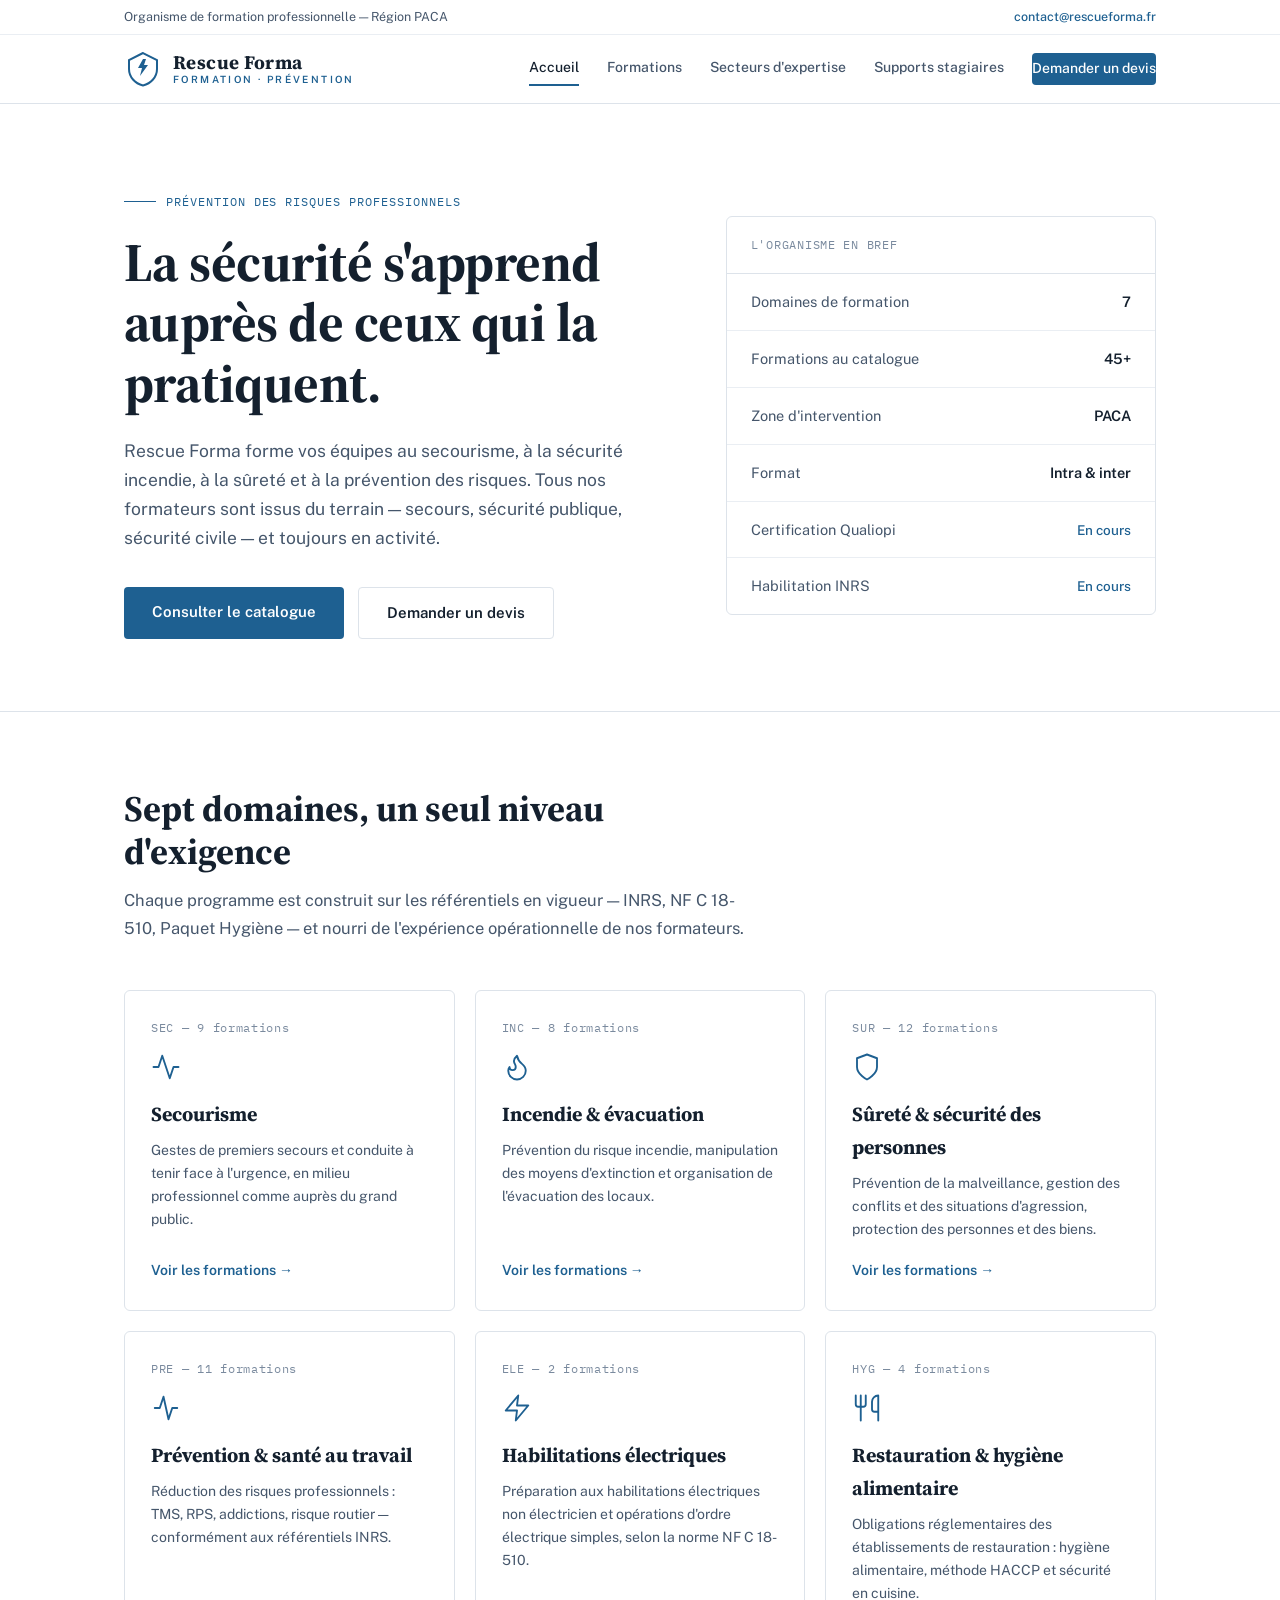
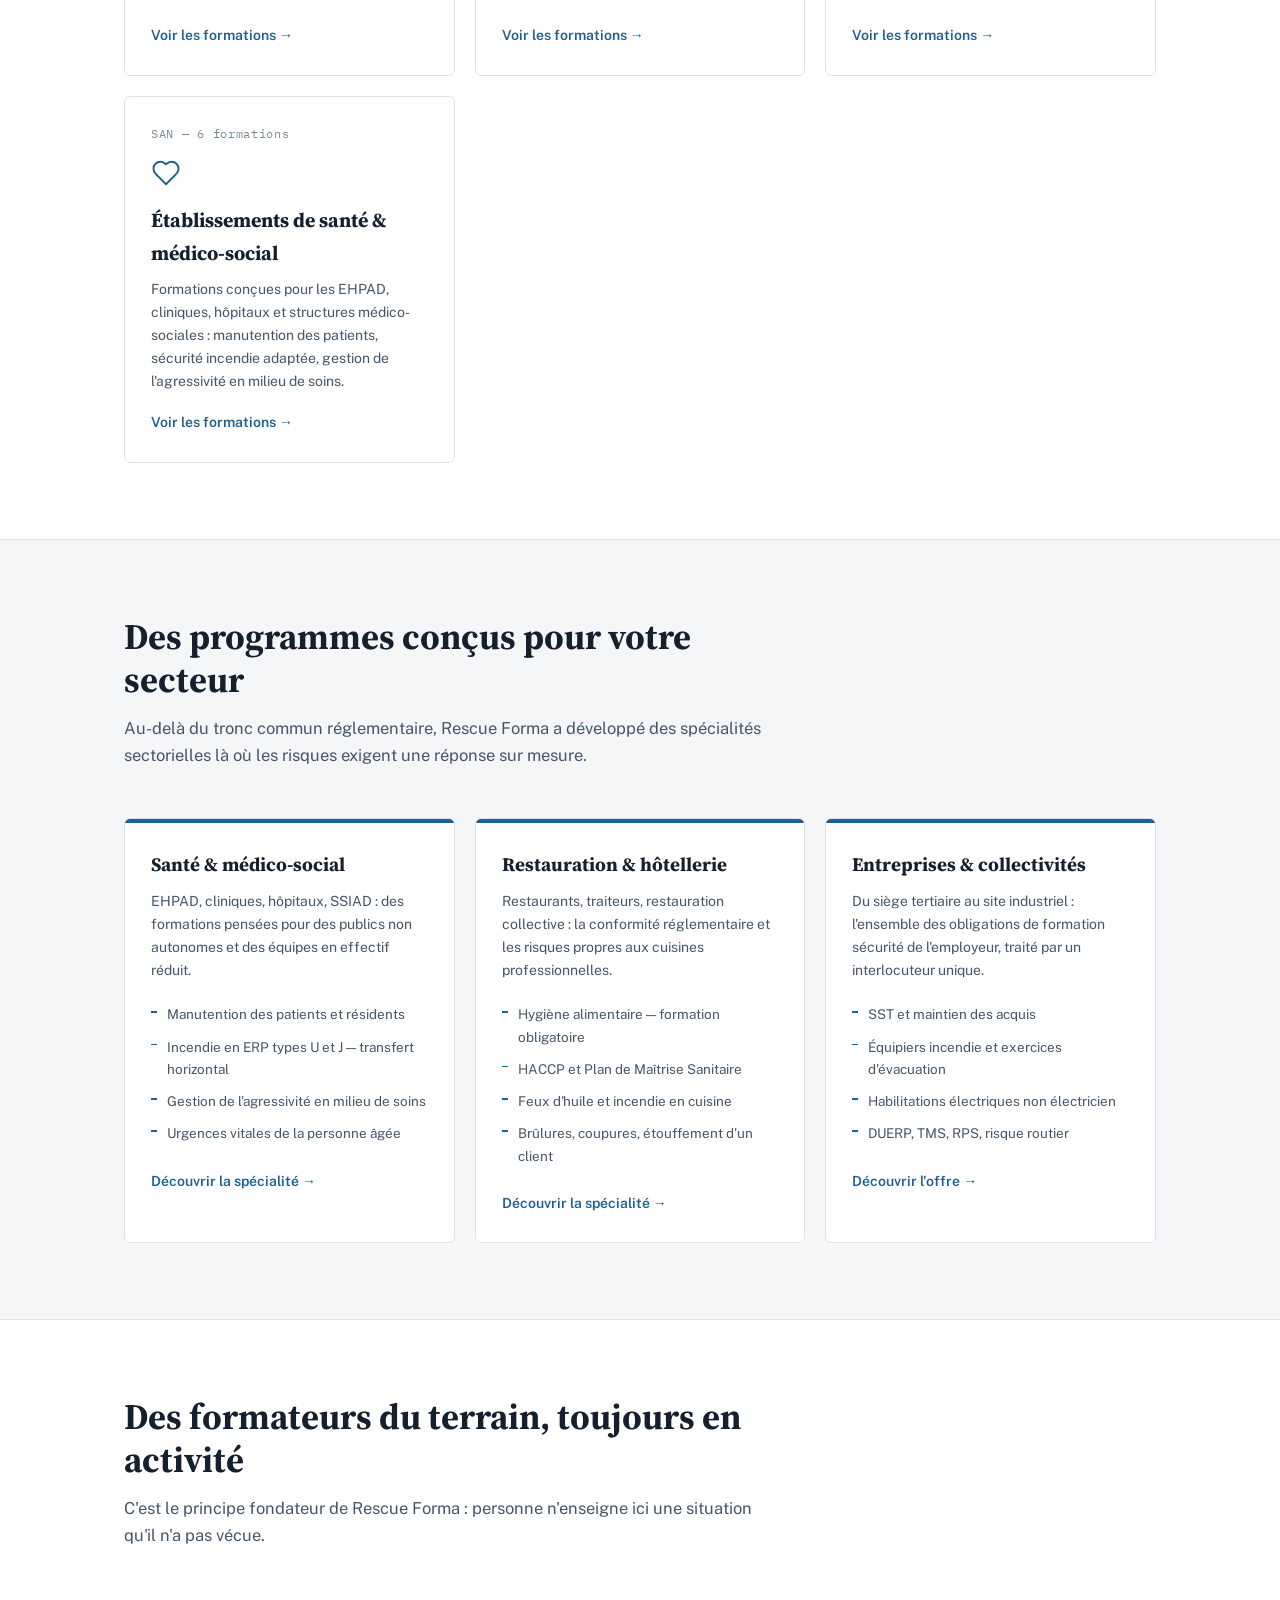
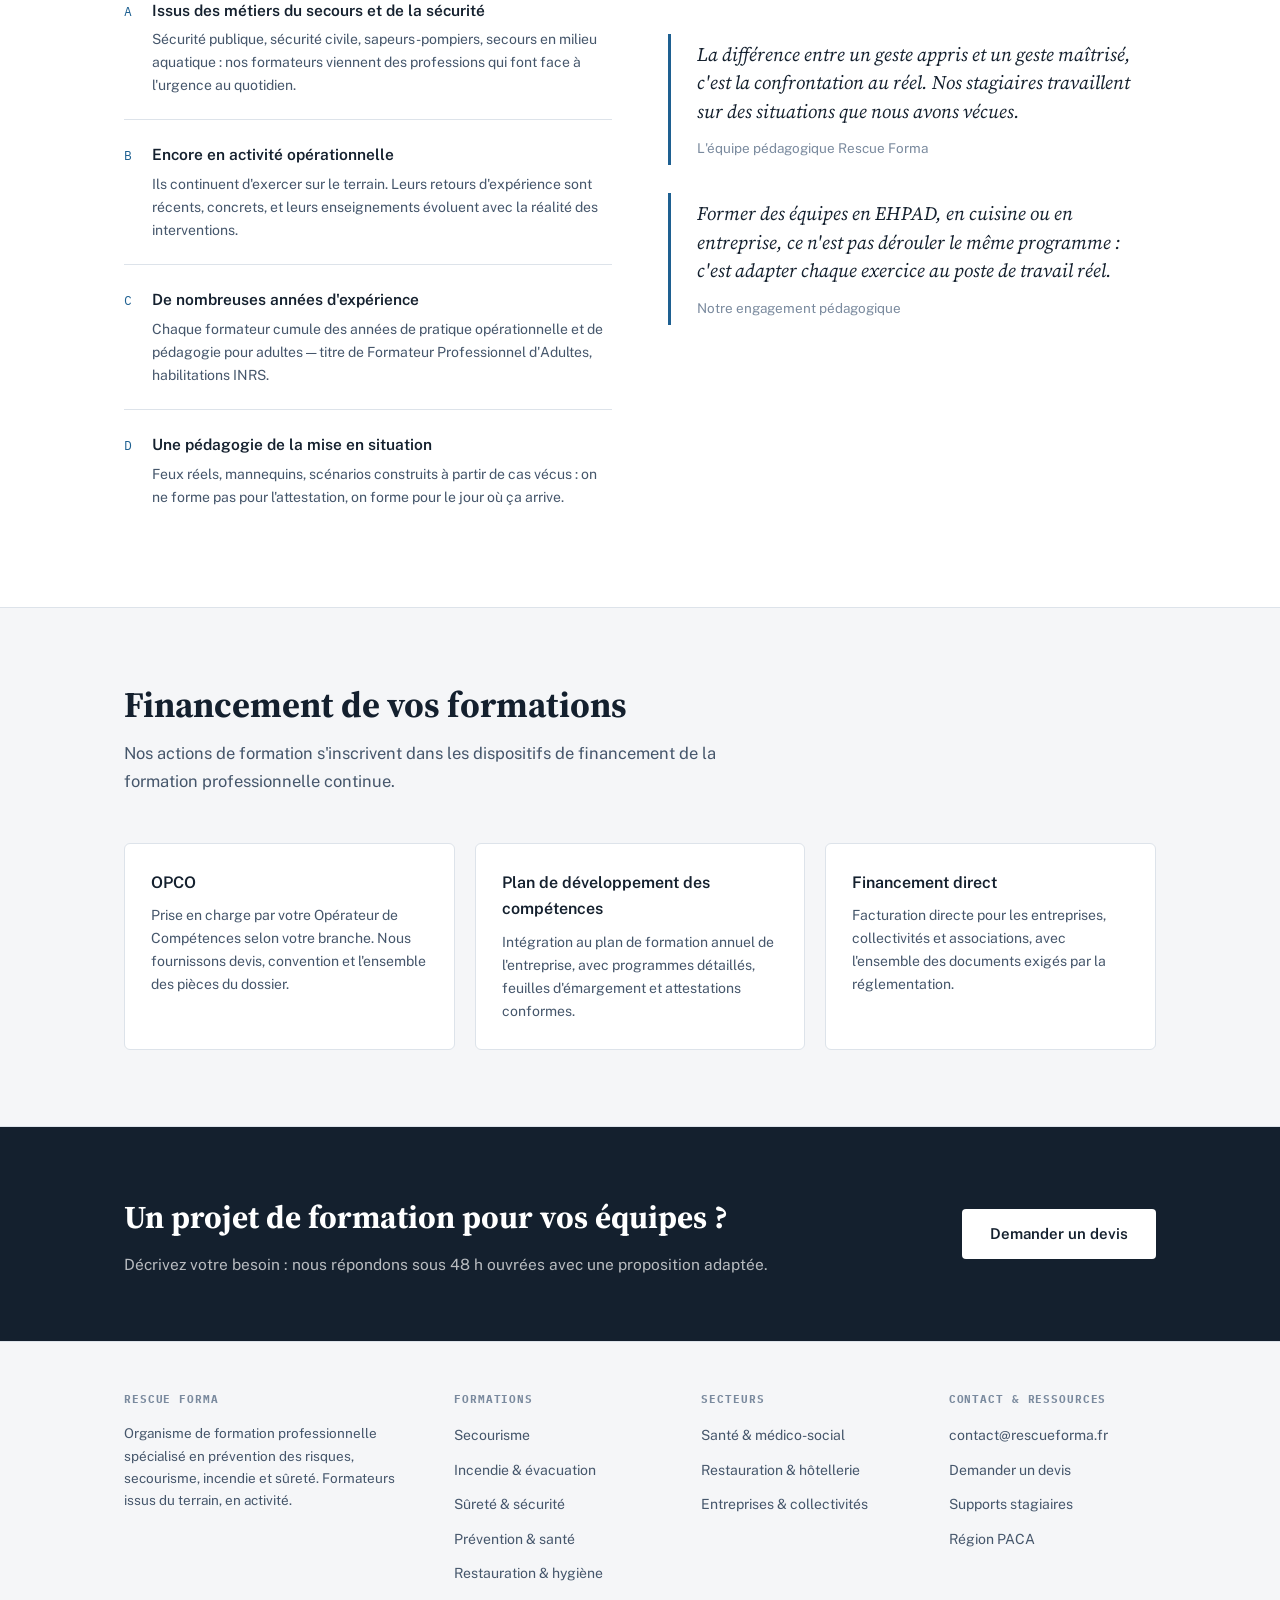
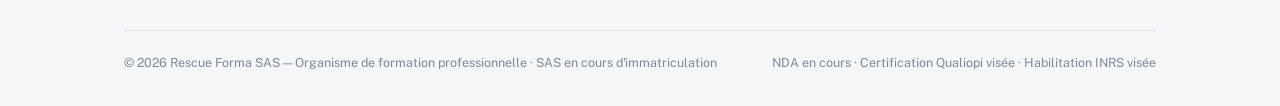
<file: index.html>
<!DOCTYPE html>
<html lang="fr">
<head>
  <meta charset="UTF-8">
  <meta name="viewport" content="width=device-width, initial-scale=1.0">
  <meta name="description" content="Rescue Forma — Organisme de formation professionnelle en prévention des risques : secourisme SST, incendie, sûreté, santé au travail. Formateurs issus du terrain, en activité. Région PACA.">
  <title>Rescue Forma — Formation prévention des risques professionnels | PACA</title>
  <link rel="preconnect" href="https://fonts.googleapis.com">
  <link rel="preconnect" href="https://fonts.gstatic.com" crossorigin>
  <link href="https://fonts.googleapis.com/css2?family=Source+Serif+4:wght@600;700&family=Public+Sans:wght@400;500;600;700&family=IBM+Plex+Mono:wght@400;500&display=swap" rel="stylesheet">
  <link rel="stylesheet" href="style.css">
</head>
<body data-page="index">

<header></header>

<!-- ═══ HERO ═══ -->
<section class="hero">
  <div class="wrap hero-grid">
    <div>
      <div class="overline">Prévention des risques professionnels</div>
      <h1>La sécurité s'apprend auprès de ceux qui la pratiquent.</h1>
      <p class="hero-lead">
        Rescue Forma forme vos équipes au secourisme, à la sécurité incendie, à la sûreté et à la prévention des risques. Tous nos formateurs sont issus du terrain — secours, sécurité publique, sécurité civile — et toujours en activité.
      </p>
      <div class="hero-actions">
        <a href="formations.html" class="btn btn-solid">Consulter le catalogue</a>
        <a href="contact.html" class="btn btn-line">Demander un devis</a>
      </div>
    </div>
    <aside class="hero-side">
      <div class="hero-side-head">L'organisme en bref</div>
      <div class="hero-side-row"><span class="k">Domaines de formation</span><span class="v">7</span></div>
      <div class="hero-side-row"><span class="k">Formations au catalogue</span><span class="v">45+</span></div>
      <div class="hero-side-row"><span class="k">Zone d'intervention</span><span class="v">PACA</span></div>
      <div class="hero-side-row"><span class="k">Format</span><span class="v">Intra &amp; inter</span></div>
      <div class="hero-side-row"><span class="k">Certification Qualiopi</span><span class="v pending">En cours</span></div>
      <div class="hero-side-row"><span class="k">Habilitation INRS</span><span class="v pending">En cours</span></div>
    </aside>
  </div>
</section>

<!-- ═══ THÈMES ═══ -->
<section>
  <div class="wrap">
    <div class="sec-head">
      <h2>Sept domaines, un seul niveau d'exigence</h2>
      <p>Chaque programme est construit sur les référentiels en vigueur — INRS, NF C 18-510, Paquet Hygiène — et nourri de l'expérience opérationnelle de nos formateurs.</p>
    </div>
    <div class="themes-grid" id="themesGrid"></div>
  </div>
</section>

<!-- ═══ SECTEURS ═══ -->
<section class="alt">
  <div class="wrap">
    <div class="sec-head">
      <h2>Des programmes conçus pour votre secteur</h2>
      <p>Au-delà du tronc commun réglementaire, Rescue Forma a développé des spécialités sectorielles là où les risques exigent une réponse sur mesure.</p>
    </div>
    <div class="secteurs-grid">
      <div class="secteur-card">
        <div class="secteur-band"></div>
        <div class="secteur-body">
          <h3>Santé &amp; médico-social</h3>
          <p>EHPAD, cliniques, hôpitaux, SSIAD : des formations pensées pour des publics non autonomes et des équipes en effectif réduit.</p>
          <ul>
            <li>Manutention des patients et résidents</li>
            <li>Incendie en ERP types U et J — transfert horizontal</li>
            <li>Gestion de l'agressivité en milieu de soins</li>
            <li>Urgences vitales de la personne âgée</li>
          </ul>
          <a href="secteurs.html#sante" class="theme-link">Découvrir la spécialité →</a>
        </div>
      </div>
      <div class="secteur-card">
        <div class="secteur-band"></div>
        <div class="secteur-body">
          <h3>Restauration &amp; hôtellerie</h3>
          <p>Restaurants, traiteurs, restauration collective : la conformité réglementaire et les risques propres aux cuisines professionnelles.</p>
          <ul>
            <li>Hygiène alimentaire — formation obligatoire</li>
            <li>HACCP et Plan de Maîtrise Sanitaire</li>
            <li>Feux d'huile et incendie en cuisine</li>
            <li>Brûlures, coupures, étouffement d'un client</li>
          </ul>
          <a href="secteurs.html#resto" class="theme-link">Découvrir la spécialité →</a>
        </div>
      </div>
      <div class="secteur-card">
        <div class="secteur-band"></div>
        <div class="secteur-body">
          <h3>Entreprises &amp; collectivités</h3>
          <p>Du siège tertiaire au site industriel : l'ensemble des obligations de formation sécurité de l'employeur, traité par un interlocuteur unique.</p>
          <ul>
            <li>SST et maintien des acquis</li>
            <li>Équipiers incendie et exercices d'évacuation</li>
            <li>Habilitations électriques non électricien</li>
            <li>DUERP, TMS, RPS, risque routier</li>
          </ul>
          <a href="secteurs.html#entreprises" class="theme-link">Découvrir l'offre →</a>
        </div>
      </div>
    </div>
  </div>
</section>

<!-- ═══ FORMATEURS ═══ -->
<section id="formateurs">
  <div class="wrap">
    <div class="sec-head">
      <h2>Des formateurs du terrain, toujours en activité</h2>
      <p>C'est le principe fondateur de Rescue Forma : personne n'enseigne ici une situation qu'il n'a pas vécue.</p>
    </div>
    <div class="formateurs-grid">
      <div>
        <div class="arg-list">
          <div class="arg-item">
            <span class="arg-num">A</span>
            <div>
              <h4>Issus des métiers du secours et de la sécurité</h4>
              <p>Sécurité publique, sécurité civile, sapeurs-pompiers, secours en milieu aquatique : nos formateurs viennent des professions qui font face à l'urgence au quotidien.</p>
            </div>
          </div>
          <div class="arg-item">
            <span class="arg-num">B</span>
            <div>
              <h4>Encore en activité opérationnelle</h4>
              <p>Ils continuent d'exercer sur le terrain. Leurs retours d'expérience sont récents, concrets, et leurs enseignements évoluent avec la réalité des interventions.</p>
            </div>
          </div>
          <div class="arg-item">
            <span class="arg-num">C</span>
            <div>
              <h4>De nombreuses années d'expérience</h4>
              <p>Chaque formateur cumule des années de pratique opérationnelle et de pédagogie pour adultes — titre de Formateur Professionnel d'Adultes, habilitations INRS.</p>
            </div>
          </div>
          <div class="arg-item">
            <span class="arg-num">D</span>
            <div>
              <h4>Une pédagogie de la mise en situation</h4>
              <p>Feux réels, mannequins, scénarios construits à partir de cas vécus : on ne forme pas pour l'attestation, on forme pour le jour où ça arrive.</p>
            </div>
          </div>
        </div>
      </div>
      <div>
        <div class="quote-block">
          <p>La différence entre un geste appris et un geste maîtrisé, c'est la confrontation au réel. Nos stagiaires travaillent sur des situations que nous avons vécues.</p>
          <cite>L'équipe pédagogique Rescue Forma</cite>
        </div>
        <div class="quote-block" style="margin-top: 28px;">
          <p>Former des équipes en EHPAD, en cuisine ou en entreprise, ce n'est pas dérouler le même programme : c'est adapter chaque exercice au poste de travail réel.</p>
          <cite>Notre engagement pédagogique</cite>
        </div>
      </div>
    </div>
  </div>
</section>

<!-- ═══ FINANCEMENT ═══ -->
<section class="alt">
  <div class="wrap">
    <div class="sec-head">
      <h2>Financement de vos formations</h2>
      <p>Nos actions de formation s'inscrivent dans les dispositifs de financement de la formation professionnelle continue.</p>
    </div>
    <div class="fin-grid">
      <div class="fin-card">
        <h4>OPCO</h4>
        <p>Prise en charge par votre Opérateur de Compétences selon votre branche. Nous fournissons devis, convention et l'ensemble des pièces du dossier.</p>
      </div>
      <div class="fin-card">
        <h4>Plan de développement des compétences</h4>
        <p>Intégration au plan de formation annuel de l'entreprise, avec programmes détaillés, feuilles d'émargement et attestations conformes.</p>
      </div>
      <div class="fin-card">
        <h4>Financement direct</h4>
        <p>Facturation directe pour les entreprises, collectivités et associations, avec l'ensemble des documents exigés par la réglementation.</p>
      </div>
    </div>
  </div>
</section>

<!-- ═══ CTA ═══ -->
<div class="cta-band">
  <div class="wrap">
    <div>
      <h2>Un projet de formation pour vos équipes ?</h2>
      <p>Décrivez votre besoin : nous répondons sous 48 h ouvrées avec une proposition adaptée.</p>
    </div>
    <a href="contact.html" class="btn btn-solid">Demander un devis</a>
  </div>
</div>

<footer></footer>

<script src="formations-data.js"></script>
<script src="common.js"></script>
<script>
document.addEventListener('DOMContentLoaded', () => {
  const icons = {
    SEC: '<svg viewBox="0 0 24 24" fill="none" stroke-width="1.5" stroke-linecap="round" stroke-linejoin="round"><path d="M22 12h-4l-3 9L9 3l-3 9H2"/></svg>',
    INC: '<svg viewBox="0 0 24 24" fill="none" stroke-width="1.5" stroke-linecap="round" stroke-linejoin="round"><path d="M8.5 14.5A2.5 2.5 0 0 0 11 12c0-1.38-.5-2-1-3-1.072-2.143-.224-4.054 2-6 .5 2.5 2 4.9 4 6.5 2 1.6 3 3.5 3 5.5a7 7 0 1 1-14 0c0-1.153.433-2.294 1-3a2.5 2.5 0 0 0 2.5 2.5z"/></svg>',
    SUR: '<svg viewBox="0 0 24 24" fill="none" stroke-width="1.5" stroke-linecap="round" stroke-linejoin="round"><path d="M12 22s8-4 8-10V5l-8-3-8 3v7c0 6 8 10 8 10z"/></svg>',
    PRE: '<svg viewBox="0 0 24 24" fill="none" stroke-width="1.5" stroke-linecap="round" stroke-linejoin="round"><path d="M3 12h4l3-9 4 18 3-9h4"/></svg>',
    ELE: '<svg viewBox="0 0 24 24" fill="none" stroke-width="1.5" stroke-linecap="round" stroke-linejoin="round"><polygon points="13 2 3 14 12 14 11 22 21 10 12 10 13 2"/></svg>',
    HYG: '<svg viewBox="0 0 24 24" fill="none" stroke-width="1.5" stroke-linecap="round" stroke-linejoin="round"><path d="M3 2v7c0 1.1.9 2 2 2h4a2 2 0 0 0 2-2V2M7 2v20M21 15V2a5 5 0 0 0-5 5v6c0 1.1.9 2 2 2h3zm0 0v7"/></svg>',
    SAN: '<svg viewBox="0 0 24 24" fill="none" stroke-width="1.5" stroke-linecap="round" stroke-linejoin="round"><path d="M19 14c1.49-1.46 3-3.21 3-5.5A5.5 5.5 0 0 0 16.5 3c-1.76 0-3 .5-4.5 2-1.5-1.5-2.74-2-4.5-2A5.5 5.5 0 0 0 2 8.5c0 2.3 1.5 4.05 3 5.5l7 7z"/></svg>'
  };
  const grid = document.getElementById('themesGrid');
  Object.entries(THEMES).forEach(([key, t]) => {
    const count = FORMATIONS.filter(f => f.theme === key).length;
    const card = document.createElement('a');
    card.className = 'theme-card';
    card.href = 'formations.html#' + key;
    card.innerHTML = `
      <div class="theme-code">${key} — ${count} formation${count > 1 ? 's' : ''}</div>
      <div class="theme-icon">${icons[key] || ''}</div>
      <h3>${t.nom}</h3>
      <p>${t.desc}</p>
      <span class="theme-link">Voir les formations →</span>`;
    grid.appendChild(card);
  });
});
</script>
</body>
</html>
</file>
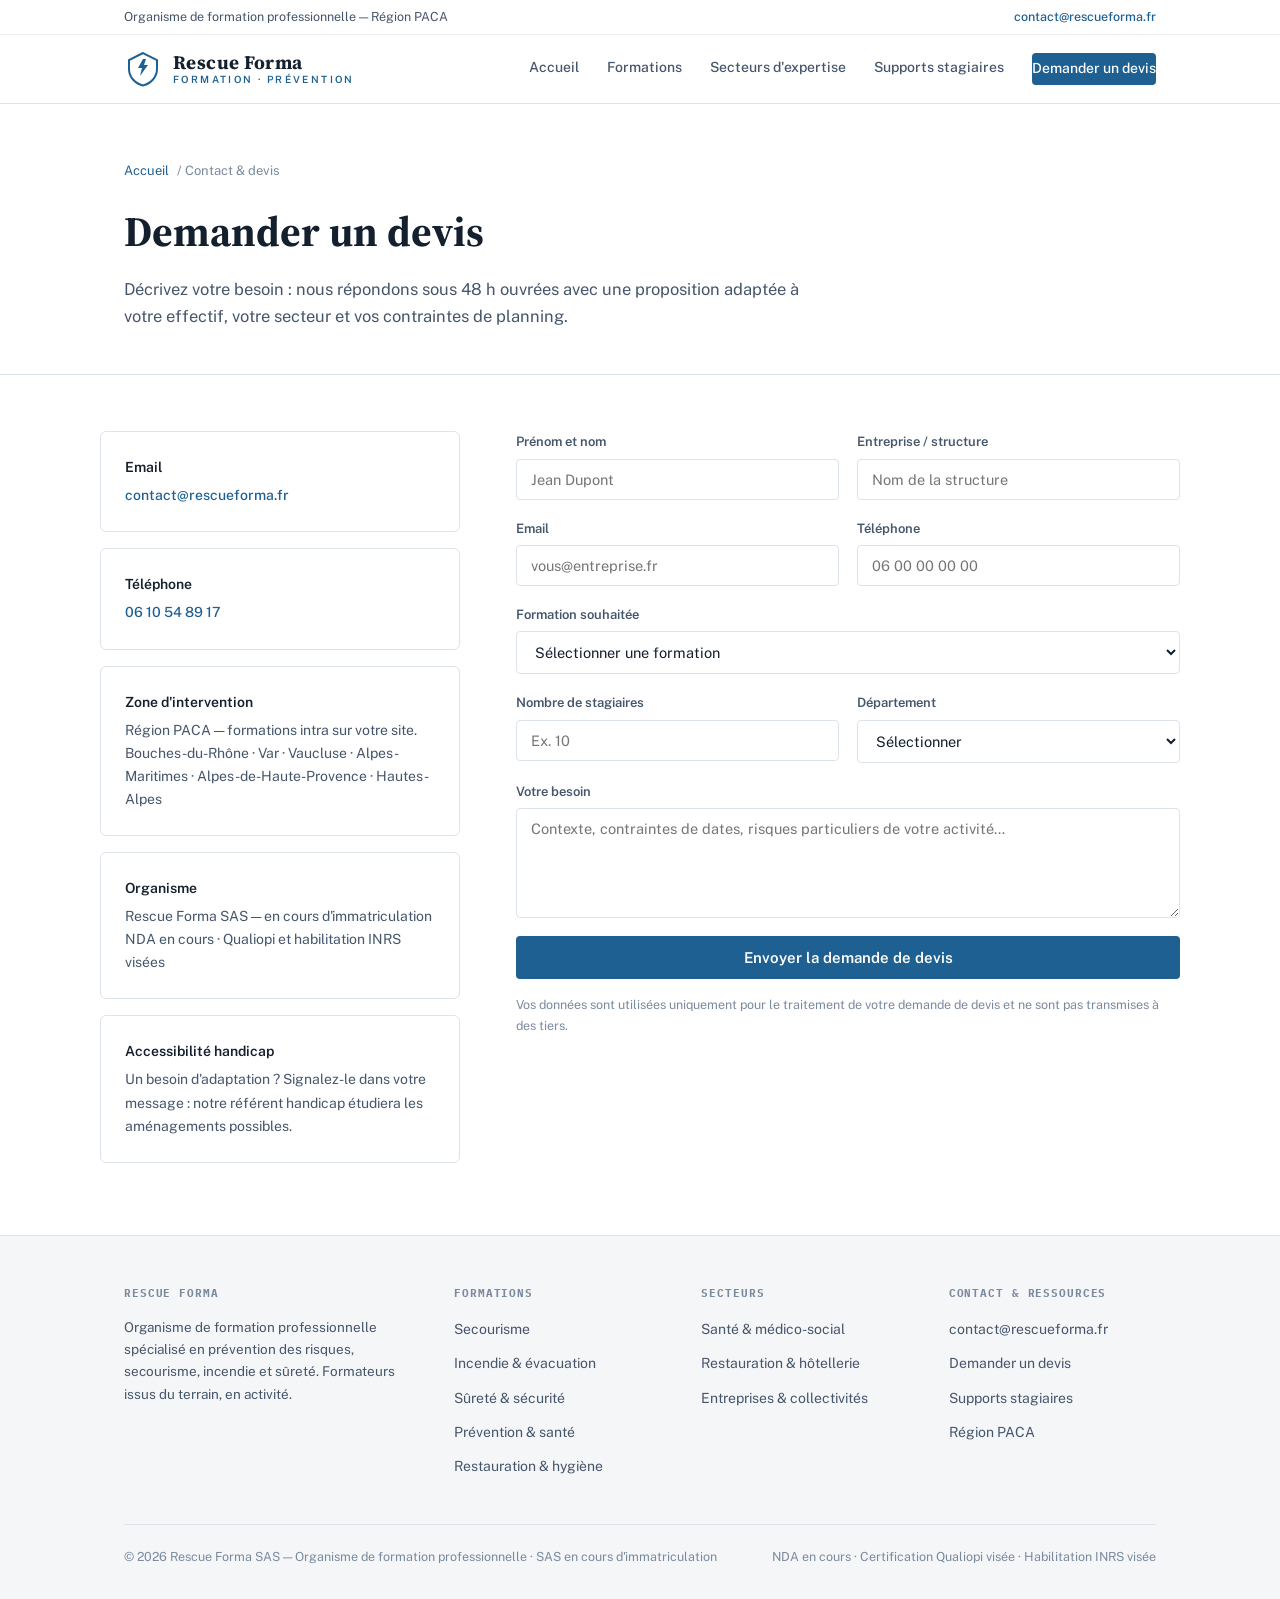
<file: contact.html>
<!DOCTYPE html>
<html lang="fr">
<head>
  <meta charset="UTF-8">
  <meta name="viewport" content="width=device-width, initial-scale=1.0">
  <meta name="description" content="Demandez un devis à Rescue Forma — formation prévention des risques, secourisme, incendie, sûreté. Réponse sous 48 h ouvrées. contact@rescueforma.fr">
  <title>Contact & devis — Rescue Forma</title>
  <link rel="preconnect" href="https://fonts.googleapis.com">
  <link rel="preconnect" href="https://fonts.gstatic.com" crossorigin>
  <link href="https://fonts.googleapis.com/css2?family=Source+Serif+4:wght@600;700&family=Public+Sans:wght@400;500;600;700&family=IBM+Plex+Mono:wght@400;500&display=swap" rel="stylesheet">
  <link rel="stylesheet" href="style.css">
  <style>
    .form-success {
      display: none; text-align: center; padding: 40px 24px;
      border: 1px solid var(--line); border-radius: 6px;
      background: var(--bg-alt);
    }
    .form-success h3 { font-family: var(--serif); font-size: 22px; margin-bottom: 10px; }
    .form-success p { color: var(--ink-soft); font-size: 15px; }
    .form-error {
      display: none; padding: 12px 16px; border-radius: 4px;
      background: #FEF2F2; border: 1px solid #FECACA;
      color: #B91C1C; font-size: 14px; margin-bottom: 16px;
    }
  </style>
</head>
<body data-page="contact">

<header></header>

<section class="detail-head">
  <div class="wrap">
    <div class="breadcrumb"><a href="index.html">Accueil</a> / Contact &amp; devis</div>
    <h1>Demander un devis</h1>
    <p class="d-sub">Décrivez votre besoin : nous répondons sous 48 h ouvrées avec une proposition adaptée à votre effectif, votre secteur et vos contraintes de planning.</p>
  </div>
</section>

<div class="wrap contact-grid">
  <div>
    <div class="contact-card">
      <h4>Email</h4>
      <p><a href="mailto:contact@rescueforma.fr">contact@rescueforma.fr</a></p>
    </div>
    <div class="contact-card">
      <h4>Téléphone</h4>
      <p><a href="tel:+33610548917">06 10 54 89 17</a></p>
    </div>
    <div class="contact-card">
      <h4>Zone d'intervention</h4>
      <p>Région PACA — formations intra sur votre site.<br>Bouches-du-Rhône · Var · Vaucluse · Alpes-Maritimes · Alpes-de-Haute-Provence · Hautes-Alpes</p>
    </div>
    <div class="contact-card">
      <h4>Organisme</h4>
      <p>Rescue Forma SAS — en cours d'immatriculation<br>NDA en cours · Qualiopi et habilitation INRS visées</p>
    </div>
    <div class="contact-card">
      <h4>Accessibilité handicap</h4>
      <p>Un besoin d'adaptation ? Signalez-le dans votre message : notre référent handicap étudiera les aménagements possibles.</p>
    </div>
  </div>

  <div>
    <div class="form-error" id="formError">Une erreur est survenue. Merci de réessayer ou de nous contacter directement à contact@rescueforma.fr</div>
    <div class="form-success" id="formSuccess">
      <h3>Demande envoyée</h3>
      <p>Nous avons bien reçu votre demande de devis et vous répondrons sous 48 h ouvrées à l'adresse indiquée.</p>
    </div>
    <form id="devisForm" class="form-grid">
      <div class="fg">
        <label for="nom">Prénom et nom</label>
        <input type="text" id="nom" name="nom" required placeholder="Jean Dupont">
      </div>
      <div class="fg">
        <label for="societe">Entreprise / structure</label>
        <input type="text" id="societe" name="societe" required placeholder="Nom de la structure">
      </div>
      <div class="fg">
        <label for="email">Email</label>
        <input type="email" id="email" name="email" required placeholder="vous@entreprise.fr">
      </div>
      <div class="fg">
        <label for="tel">Téléphone</label>
        <input type="tel" id="tel" name="tel" placeholder="06 00 00 00 00">
      </div>
      <div class="fg full">
        <label for="formation">Formation souhaitée</label>
        <select id="formation" name="formation"></select>
      </div>
      <div class="fg">
        <label for="effectif">Nombre de stagiaires</label>
        <input type="number" id="effectif" name="effectif" min="1" placeholder="Ex. 10">
      </div>
      <div class="fg">
        <label for="dept">Département</label>
        <select id="dept" name="departement">
          <option value="">Sélectionner</option>
          <option>13 — Bouches-du-Rhône</option>
          <option>83 — Var</option>
          <option>84 — Vaucluse</option>
          <option>06 — Alpes-Maritimes</option>
          <option>04 — Alpes-de-Haute-Provence</option>
          <option>05 — Hautes-Alpes</option>
          <option>Autre</option>
        </select>
      </div>
      <div class="fg full">
        <label for="message">Votre besoin</label>
        <textarea id="message" name="message" placeholder="Contexte, contraintes de dates, risques particuliers de votre activité…"></textarea>
      </div>
      <div class="fg full">
        <button type="submit" id="submitBtn" class="btn btn-solid" style="width:100%;">Envoyer la demande de devis</button>
        <p style="font-size:12.5px;color:var(--ink-muted);margin-top:10px;">Vos données sont utilisées uniquement pour le traitement de votre demande de devis et ne sont pas transmises à des tiers.</p>
      </div>
    </form>
  </div>
</div>

<footer></footer>

<script src="formations-data.js"></script>
<script src="common.js"></script>
<script>
document.addEventListener('DOMContentLoaded', () => {
  /* Remplissage du select formations */
  const sel = document.getElementById('formation');
  sel.innerHTML = '<option value="">Sélectionner une formation</option>';
  Object.entries(THEMES).forEach(([key, t]) => {
    const group = document.createElement('optgroup');
    group.label = t.nom;
    FORMATIONS.filter(f => f.theme === key).forEach(f => {
      const o = document.createElement('option');
      o.value = f.titre;
      o.textContent = f.titre;
      group.appendChild(o);
    });
    sel.appendChild(group);
  });
  const extra = document.createElement('option');
  extra.value = 'Formation sur mesure';
  extra.textContent = 'Formation sur mesure / autre besoin';
  sel.appendChild(extra);

  /* Pré-sélection depuis formation.html?formation=… */
  const pre = new URLSearchParams(location.search).get('formation');
  if (pre) sel.value = pre;

  /* Envoi Formspree */
  const form = document.getElementById('devisForm');
  const btnSubmit = document.getElementById('submitBtn');
  const successDiv = document.getElementById('formSuccess');
  const errorDiv = document.getElementById('formError');

  form.addEventListener('submit', async e => {
    e.preventDefault();
    btnSubmit.textContent = 'Envoi en cours…';
    btnSubmit.disabled = true;
    errorDiv.style.display = 'none';

    try {
      const data = new FormData(form);
      const res = await fetch('https://formspree.io/f/xdarypee', {
        method: 'POST',
        body: data,
        headers: { 'Accept': 'application/json' }
      });
      if (res.ok) {
        form.style.display = 'none';
        successDiv.style.display = 'block';
      } else {
        throw new Error('Erreur serveur');
      }
    } catch (err) {
      errorDiv.style.display = 'block';
      btnSubmit.textContent = 'Envoyer la demande de devis';
      btnSubmit.disabled = false;
    }
  });
});
</script>
</body>
</html>
</file>
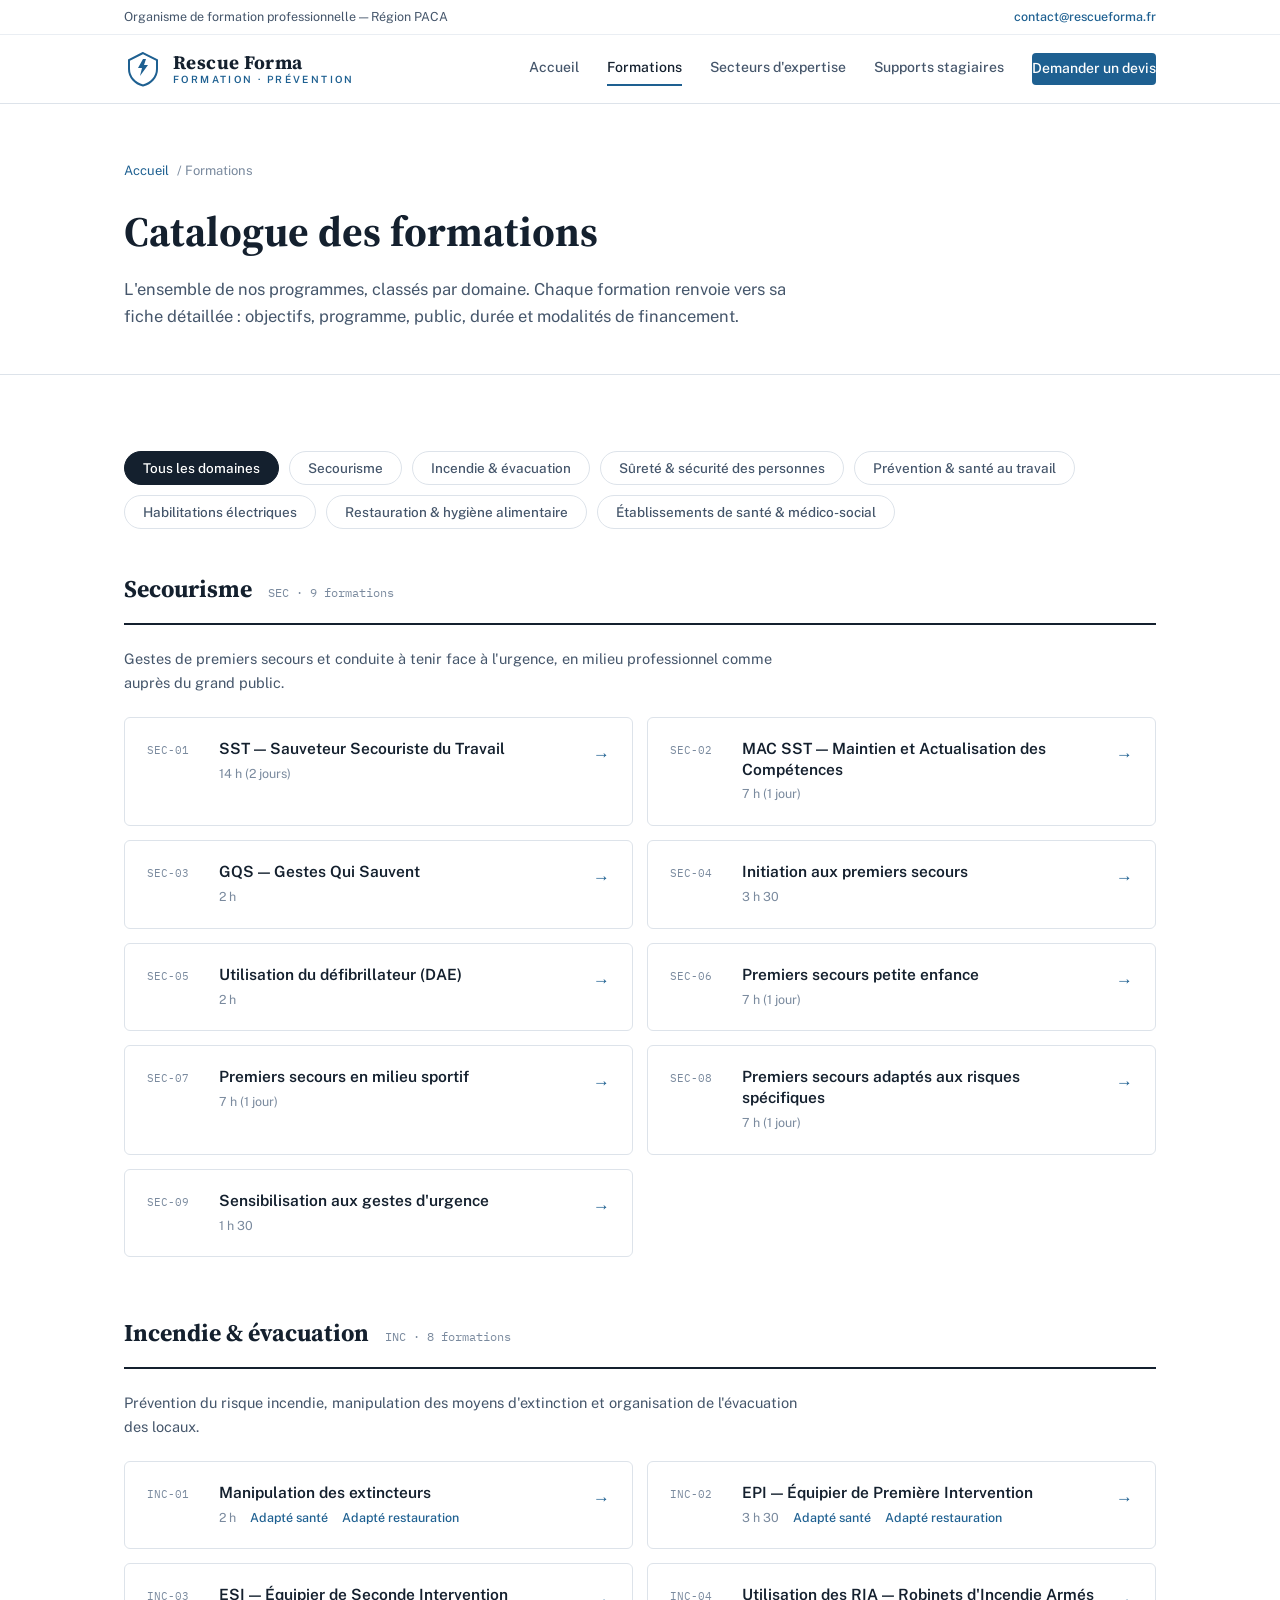
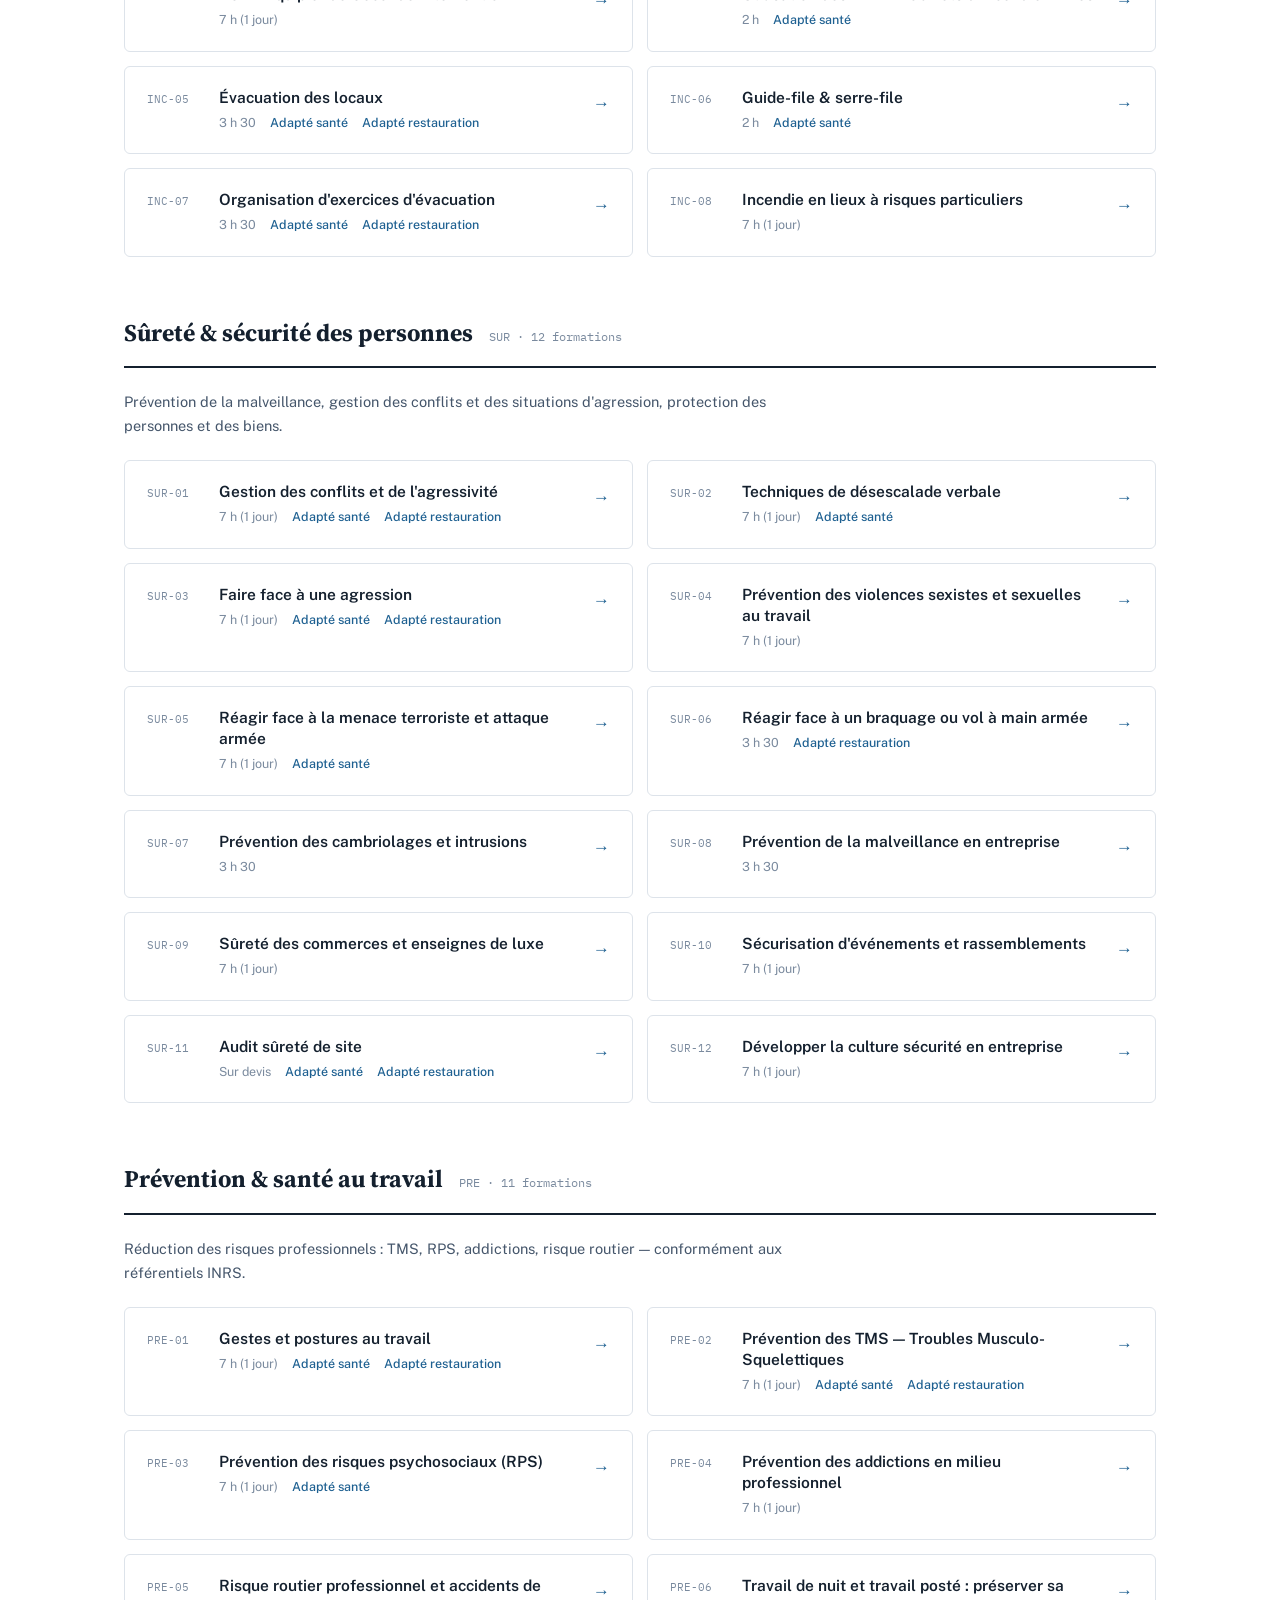
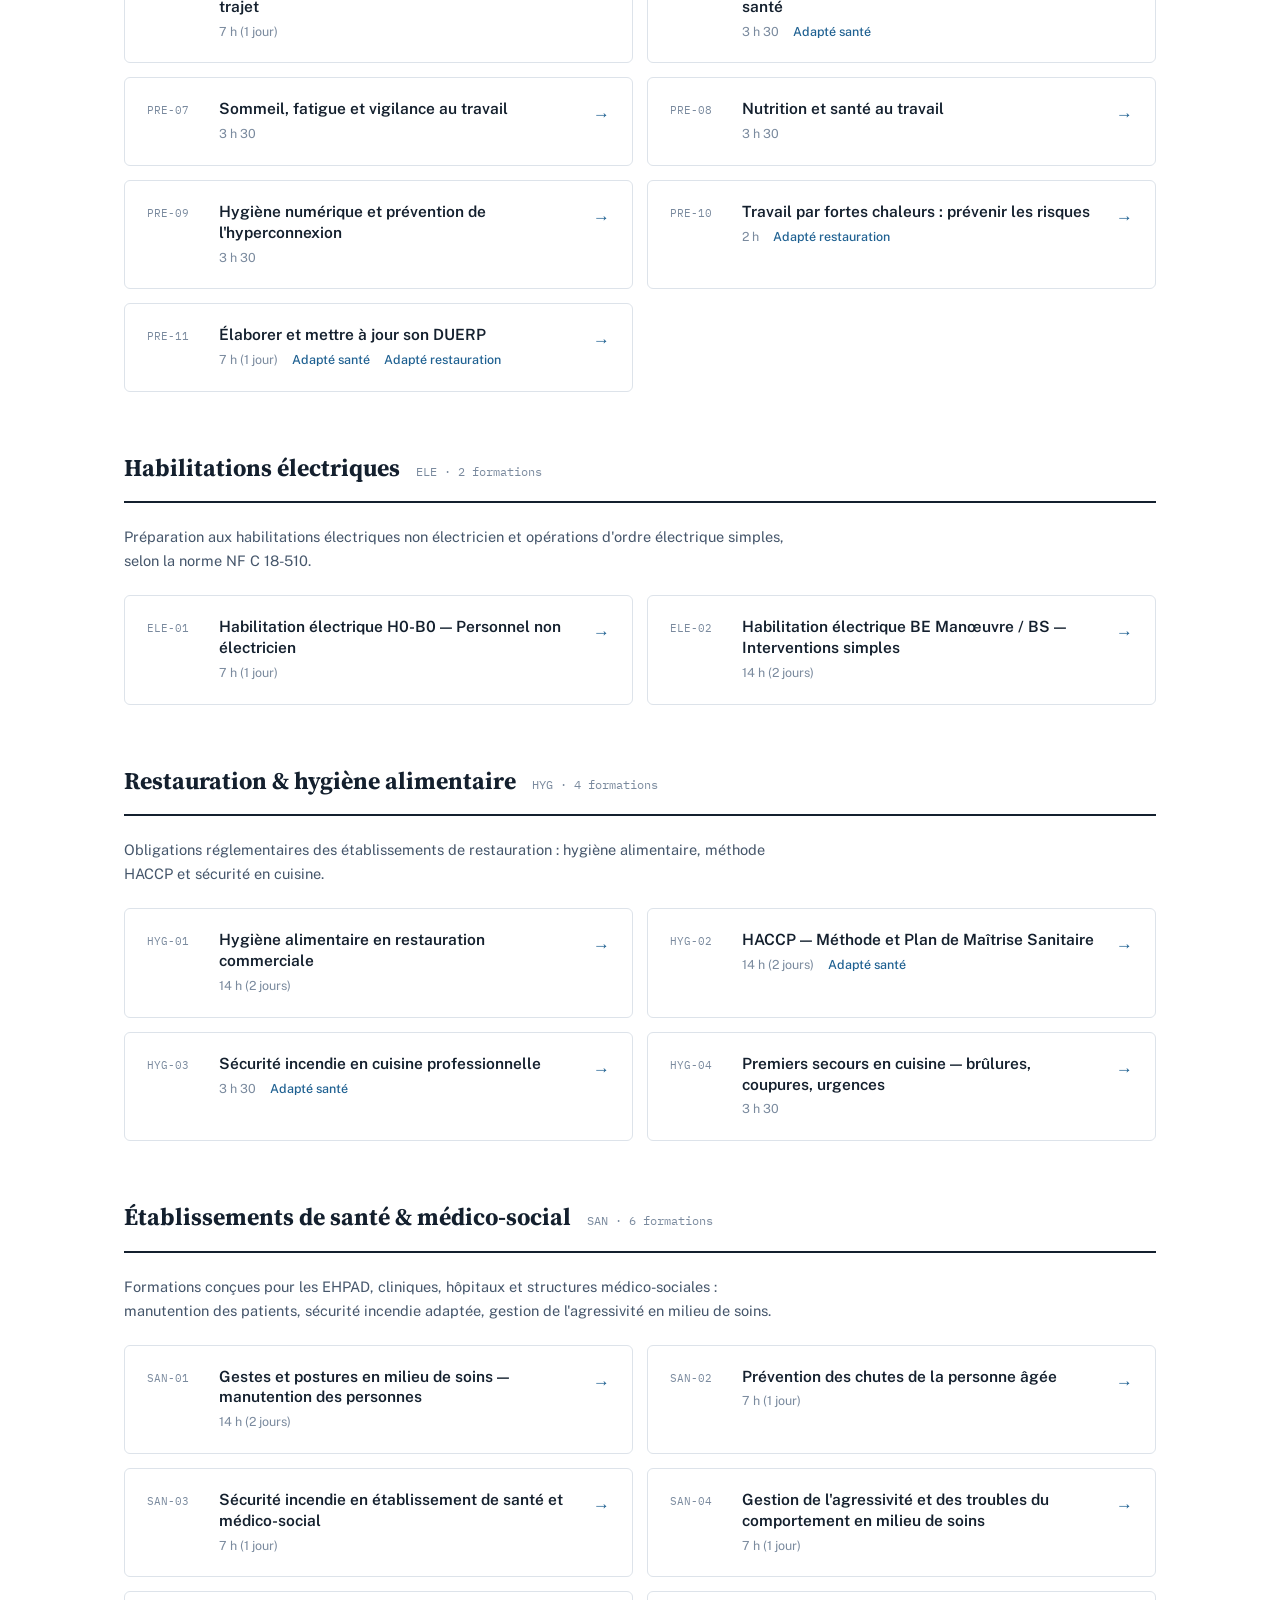
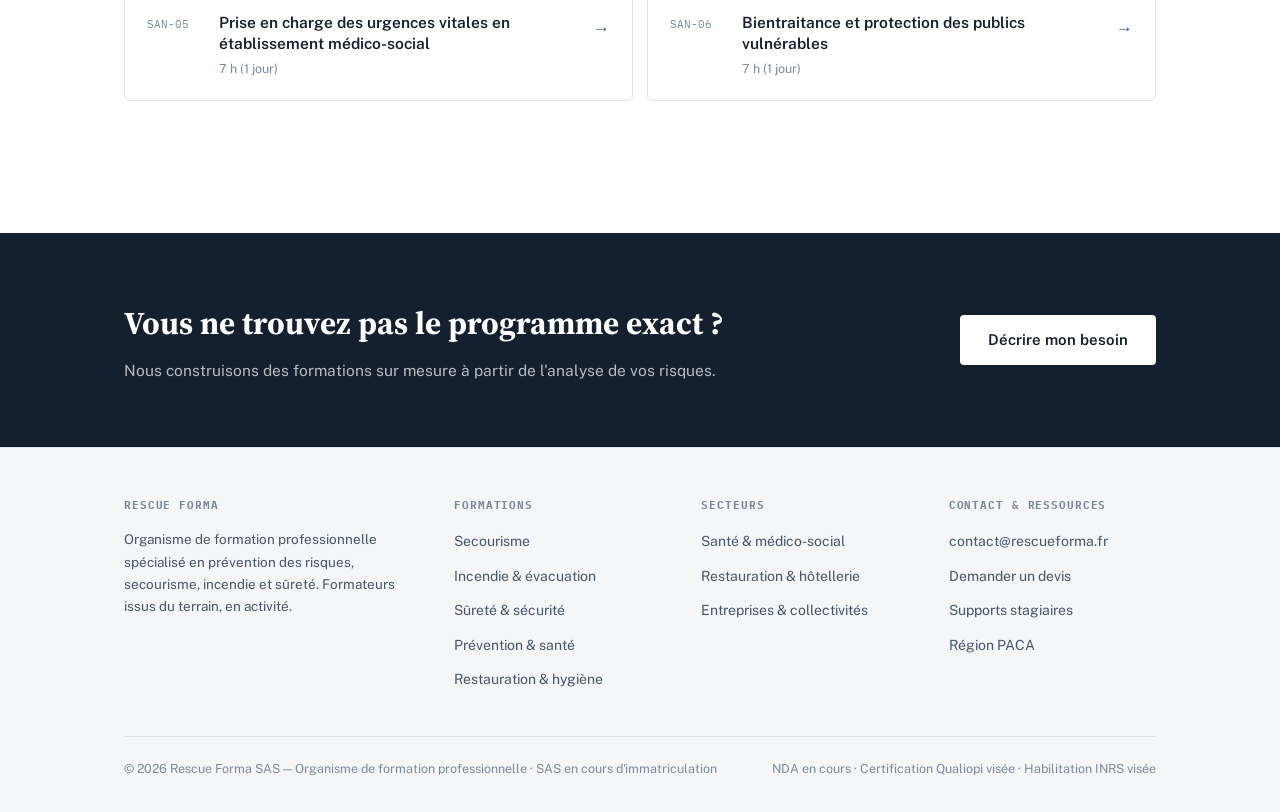
<file: formation.html>
<!DOCTYPE html>
<html lang="fr">
<head>
  <meta charset="UTF-8">
  <meta name="viewport" content="width=device-width, initial-scale=1.0">
  <title>Formation — Rescue Forma</title>
  <link rel="preconnect" href="https://fonts.googleapis.com">
  <link rel="preconnect" href="https://fonts.gstatic.com" crossorigin>
  <link href="https://fonts.googleapis.com/css2?family=Source+Serif+4:wght@600;700&family=Public+Sans:wght@400;500;600;700&family=IBM+Plex+Mono:wght@400;500&display=swap" rel="stylesheet">
  <link rel="stylesheet" href="style.css">
  <style>
    .btn-support {
      display: none; align-items: center; gap: 10px;
      padding: 13px 18px; border-radius: 4px;
      border: 2px solid var(--accent);
      color: var(--accent); font-size: 14px; font-weight: 600;
      font-family: var(--sans); transition: all .15s;
      background: rgba(30,96,145,0.04);
      text-decoration: none;
    }
    .btn-support:hover { background: var(--accent); color: #fff; }
    .btn-support-icon { font-size: 18px; }
    .btn-support-arrow { margin-left: auto; opacity: 0.6; }
  </style>
</head>
<body data-page="formations">

<header></header>

<section class="detail-head">
  <div class="wrap">
    <div class="breadcrumb">
      <a href="index.html">Accueil</a> / <a href="formations.html">Formations</a> / <span id="bc-theme"></span>
    </div>
    <span class="code-badge" id="f-code"></span>
    <h1 id="f-titre"></h1>
    <p class="d-sub" id="f-resume"></p>
  </div>
</section>

<div class="wrap detail-grid">
  <div class="detail-content">
    <img id="f-image" class="detail-img" alt="" style="display:none;">
    <h2>Objectifs pédagogiques</h2>
    <ul id="f-objectifs"></ul>
    <h2>Programme</h2>
    <ul id="f-programme"></ul>
    <h2>Méthodes pédagogiques et évaluation</h2>
    <ul>
      <li>Alternance d'apports théoriques et de mises en situation pratiques</li>
      <li>Exercices construits à partir de situations réelles vécues par les formateurs</li>
      <li>Matériel pédagogique professionnel fourni par Rescue Forma</li>
      <li>Évaluation continue et évaluation des acquis en fin de formation</li>
      <li>Remise d'une attestation de fin de formation conforme à la réglementation</li>
    </ul>
    <h2>Accessibilité</h2>
    <ul>
      <li>Formations accessibles aux personnes en situation de handicap : contactez notre référent handicap via <a href="mailto:contact@rescueforma.fr" style="color:var(--accent);">contact@rescueforma.fr</a> pour étudier les adaptations possibles</li>
      <li>Délai d'accès : sessions planifiées sous 2 à 6 semaines selon disponibilités</li>
    </ul>
  </div>

  <aside class="detail-aside">
    <div class="aside-card">
      <div class="aside-card-head">Informations pratiques</div>
      <div class="aside-row"><span class="k">Durée</span><span class="v" id="f-duree"></span></div>
      <div class="aside-row"><span class="k">Effectif</span><span class="v" id="f-effectif"></span></div>
      <div class="aside-row"><span class="k">Prérequis</span><span class="v" id="f-prerequis"></span></div>
      <div class="aside-row"><span class="k">Validation</span><span class="v" id="f-certif"></span></div>
      <div class="aside-row"><span class="k">Financement</span><span class="v" id="f-financement"></span></div>
      <div class="aside-row"><span class="k">Lieu</span><span class="v">Intra — sur votre site (PACA)</span></div>
    </div>
    <div class="aside-card">
      <div class="aside-card-head">Public concerné</div>
      <div style="padding:16px 22px;font-size:14px;color:var(--ink-soft);" id="f-public"></div>
    </div>
    <div class="aside-actions">
      <a href="#" class="btn btn-solid" id="f-devis">Demander un devis</a>
      <a href="#" class="btn-fiche" id="f-fiche" style="display:none;">
        <svg viewBox="0 0 24 24" fill="none" stroke-width="1.5" stroke-linecap="round" stroke-linejoin="round"><path d="M21 15v4a2 2 0 0 1-2 2H5a2 2 0 0 1-2-2v-4M7 10l5 5 5-5M12 15V3"/></svg>
        Télécharger la fiche programme (PDF)
      </a>
      <a href="#" class="btn-support" id="f-support" style="display:none;">
        <span class="btn-support-icon">📱</span>
        <span>Support stagiaire numérique</span>
        <span class="btn-support-arrow">→</span>
      </a>
    </div>
  </aside>
</div>

<div class="cta-band">
  <div class="wrap">
    <div>
      <h2>Cette formation vous intéresse ?</h2>
      <p>Devis gratuit sous 48 h ouvrées — programme adaptable à vos risques spécifiques.</p>
    </div>
    <a href="contact.html" class="btn btn-solid">Demander un devis</a>
  </div>
</div>

<footer></footer>

<script src="formations-data.js"></script>
<script src="common.js"></script>
<script>
document.addEventListener('DOMContentLoaded', () => {
  const id = new URLSearchParams(location.search).get('id');
  const f = FORMATIONS.find(x => x.id === id);
  if (!f) { location.replace('formations.html'); return; }

  document.title = f.titre + ' — Rescue Forma';
  document.getElementById('bc-theme').textContent = THEMES[f.theme].nom;
  document.getElementById('f-code').textContent = f.code + ' · ' + THEMES[f.theme].nom;
  document.getElementById('f-titre').textContent = f.titre;
  document.getElementById('f-resume').textContent = f.resume;
  document.getElementById('f-duree').textContent = f.duree;
  document.getElementById('f-effectif').textContent = f.effectif;
  document.getElementById('f-prerequis').textContent = f.prerequis;
  document.getElementById('f-certif').textContent = f.certif;
  document.getElementById('f-financement').textContent = f.financement;
  document.getElementById('f-public').textContent = f.public;

  document.getElementById('f-objectifs').innerHTML = f.objectifs.map(o => `<li>${o}</li>`).join('');
  document.getElementById('f-programme').innerHTML = f.programme.map(p => `<li>${p}</li>`).join('');

  /* Image d'illustration si renseignée dans formations-data.js */
  if (f.image) {
    const img = document.getElementById('f-image');
    img.src = 'img/' + f.image;
    img.alt = f.titre;
    img.style.display = 'block';
  }

  /* Fiche programme PDF si renseignée dans formations-data.js */
  if (f.fiche) {
    const fiche = document.getElementById('f-fiche');
    fiche.href = 'fiches/' + f.fiche;
    fiche.style.display = 'flex';
  }


  /* Support stagiaire numérique */
  if (f.support) {
    const supportBtn = document.getElementById('f-support');
    supportBtn.href = 'supports/' + f.support;
    supportBtn.style.display = 'flex';
  }

  document.getElementById('f-devis').href =
    'contact.html?formation=' + encodeURIComponent(f.titre);
});
</script>
</body>
</html>
</file>
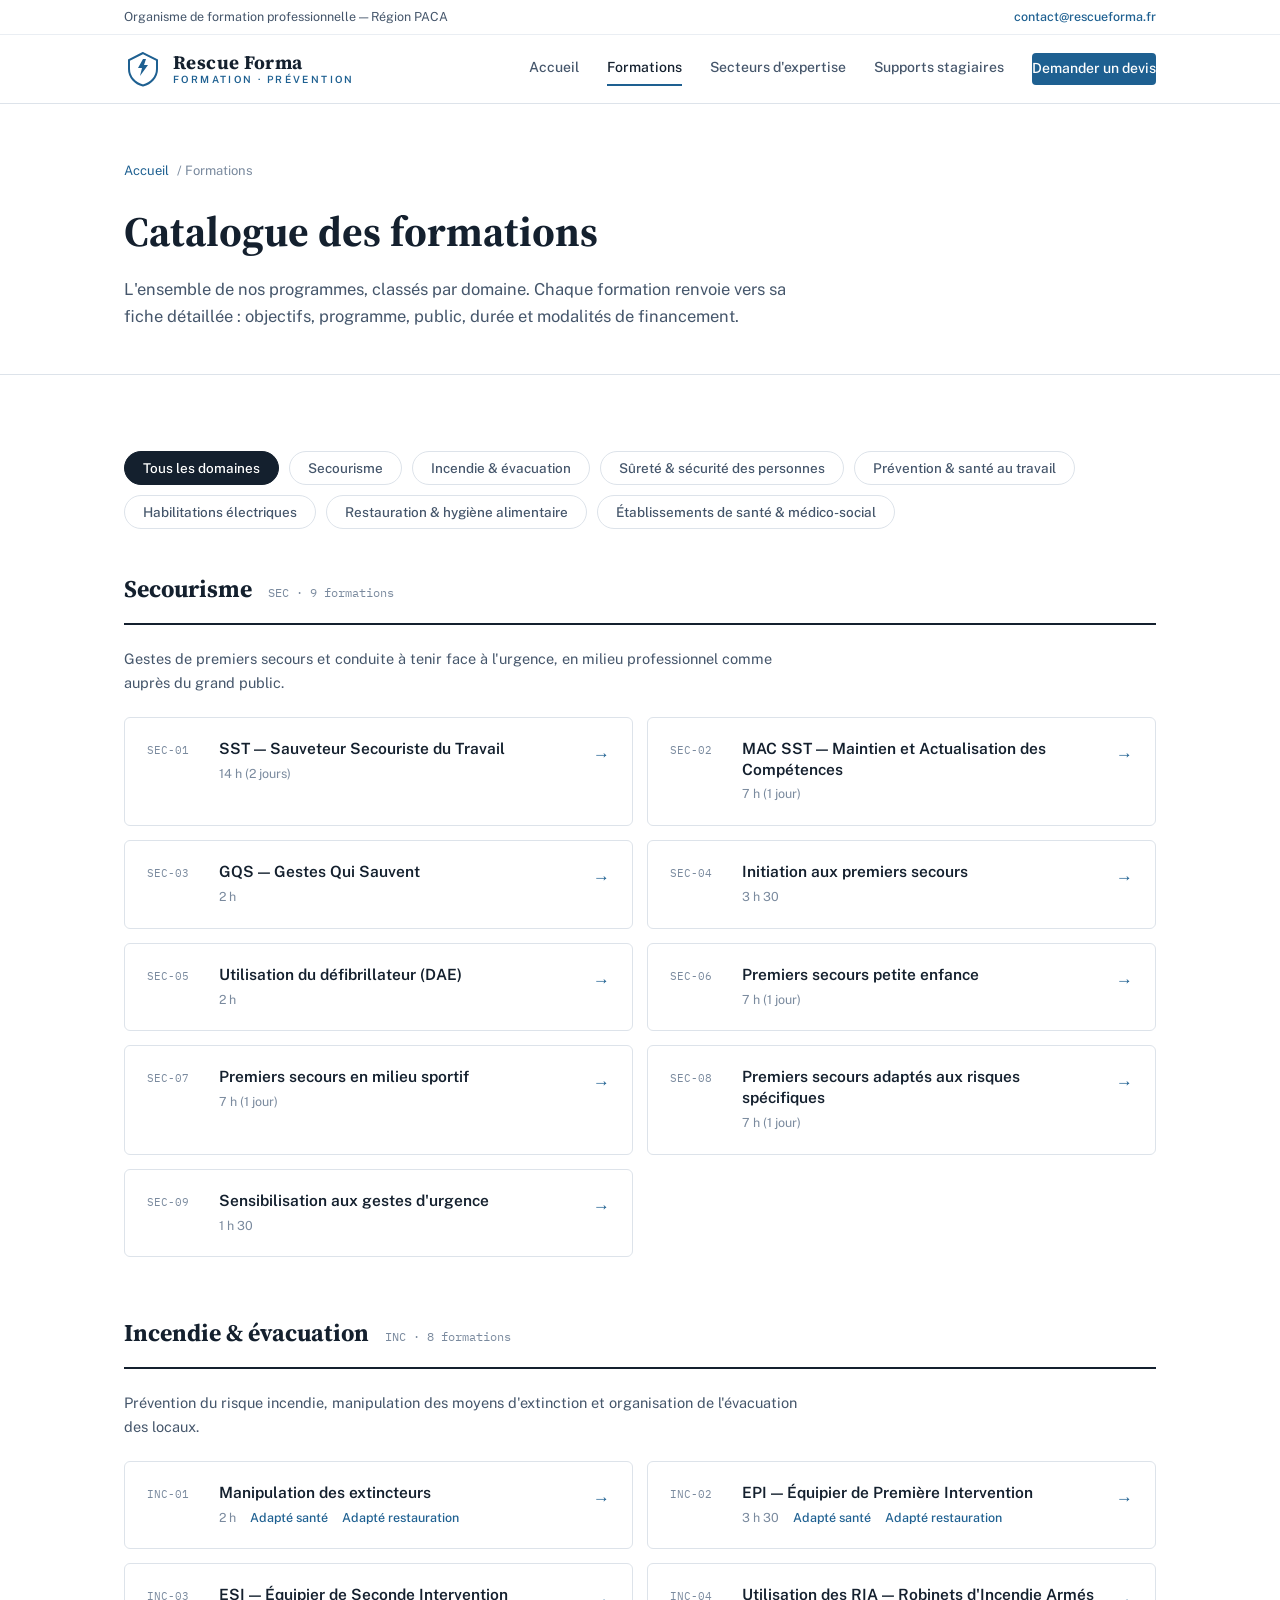
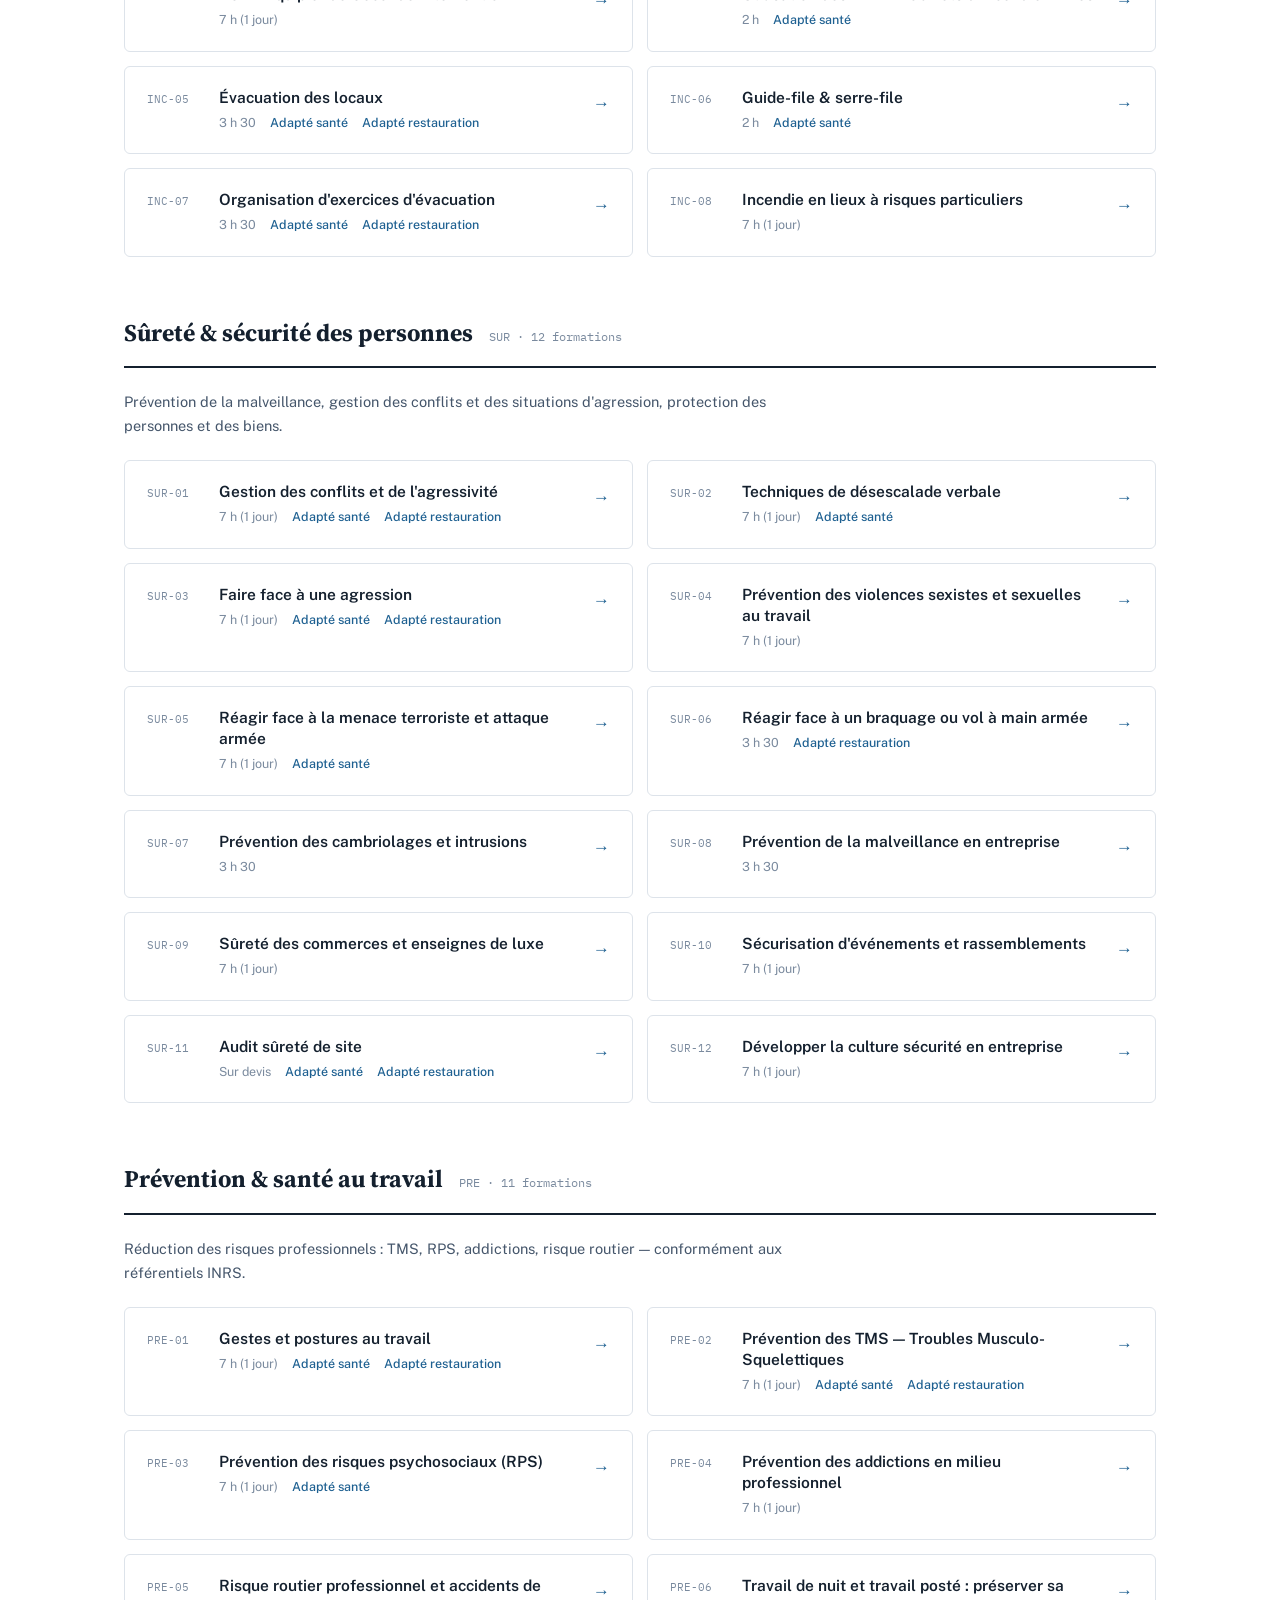
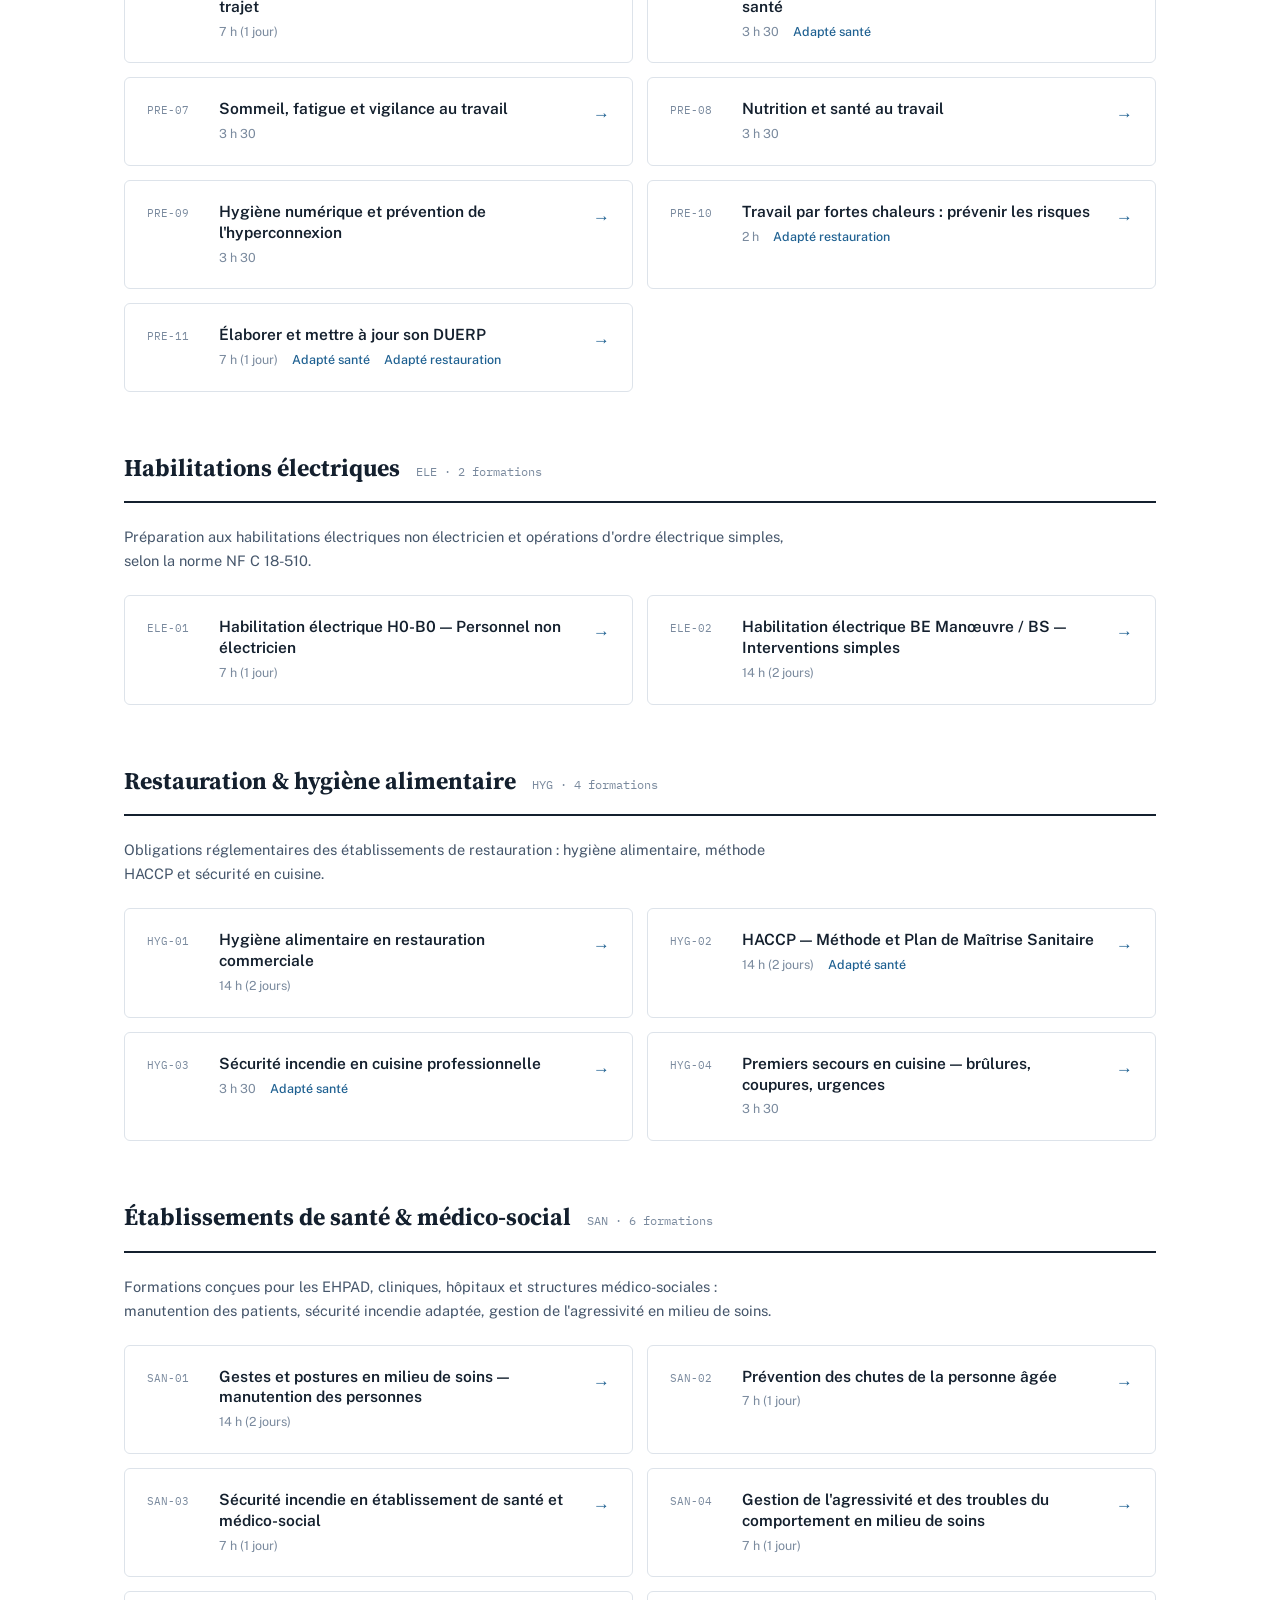
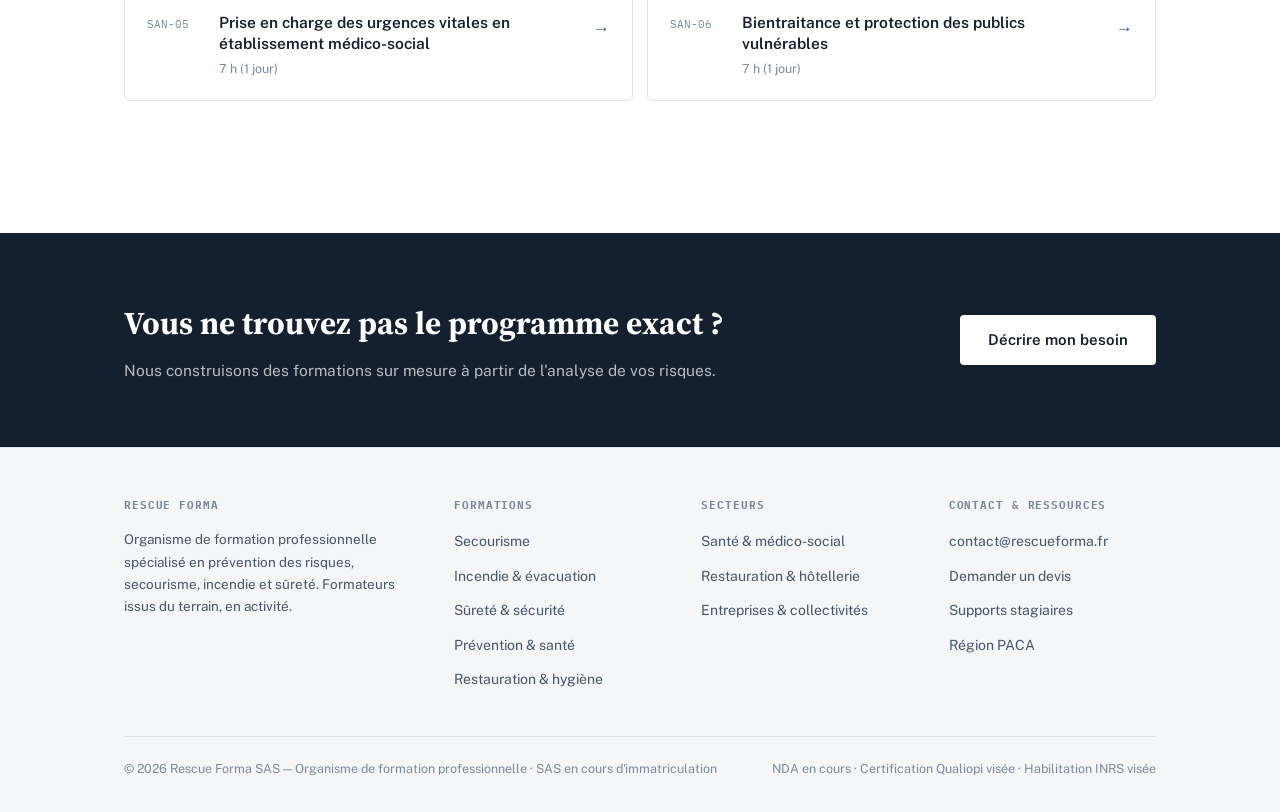
<file: formations.html>
<!DOCTYPE html>
<html lang="fr">
<head>
  <meta charset="UTF-8">
  <meta name="viewport" content="width=device-width, initial-scale=1.0">
  <meta name="description" content="Catalogue des formations Rescue Forma : secourisme SST, incendie, sûreté, prévention et santé au travail, habilitations électriques, hygiène alimentaire, secteur santé et médico-social.">
  <title>Catalogue des formations — Rescue Forma</title>
  <link rel="preconnect" href="https://fonts.googleapis.com">
  <link rel="preconnect" href="https://fonts.gstatic.com" crossorigin>
  <link href="https://fonts.googleapis.com/css2?family=Source+Serif+4:wght@600;700&family=Public+Sans:wght@400;500;600;700&family=IBM+Plex+Mono:wght@400;500&display=swap" rel="stylesheet">
  <link rel="stylesheet" href="style.css">
</head>
<body data-page="formations">

<header></header>

<section class="detail-head">
  <div class="wrap">
    <div class="breadcrumb"><a href="index.html">Accueil</a> / Formations</div>
    <h1>Catalogue des formations</h1>
    <p class="d-sub">L'ensemble de nos programmes, classés par domaine. Chaque formation renvoie vers sa fiche détaillée : objectifs, programme, public, durée et modalités de financement.</p>
  </div>
</section>

<section>
  <div class="wrap">
    <div class="filtres" id="filtres"></div>
    <div id="catalogue"></div>
  </div>
</section>

<div class="cta-band">
  <div class="wrap">
    <div>
      <h2>Vous ne trouvez pas le programme exact ?</h2>
      <p>Nous construisons des formations sur mesure à partir de l'analyse de vos risques.</p>
    </div>
    <a href="contact.html" class="btn btn-solid">Décrire mon besoin</a>
  </div>
</div>

<footer></footer>

<script src="formations-data.js"></script>
<script src="common.js"></script>
<script>
document.addEventListener('DOMContentLoaded', () => {
  const filtres = document.getElementById('filtres');
  const catalogue = document.getElementById('catalogue');

  /* Boutons de filtre */
  const allBtn = document.createElement('button');
  allBtn.className = 'filtre-btn active';
  allBtn.textContent = 'Tous les domaines';
  allBtn.dataset.theme = 'ALL';
  filtres.appendChild(allBtn);
  Object.entries(THEMES).forEach(([key, t]) => {
    const b = document.createElement('button');
    b.className = 'filtre-btn';
    b.textContent = t.nom;
    b.dataset.theme = key;
    filtres.appendChild(b);
  });

  /* Rendu du catalogue */
  function render(filter) {
    catalogue.innerHTML = '';
    Object.entries(THEMES).forEach(([key, t]) => {
      if (filter !== 'ALL' && filter !== key) return;
      const list = FORMATIONS.filter(f => f.theme === key);
      if (!list.length) return;
      const sec = document.createElement('div');
      sec.className = 'theme-section';
      sec.id = key;
      sec.innerHTML = `
        <div class="theme-section-head">
          <h2>${t.nom}</h2>
          <span>${key} · ${list.length} formation${list.length > 1 ? 's' : ''}</span>
        </div>
        <p style="font-size:14.5px;color:var(--ink-soft);max-width:680px;margin-bottom:22px;">${t.desc}</p>
        <div class="formations-list">
          ${list.map(f => `
            <a class="formation-row" href="formation.html?id=${f.id}">
              <span class="f-code">${f.code}</span>
              <span class="f-body">
                <h3>${f.titre}</h3>
                <span class="f-meta">
                  <span>${f.duree}</span>
                  ${f.secteurs.includes('sante') && key !== 'SAN' ? '<span class="sect">Adapté santé</span>' : ''}
                  ${f.secteurs.includes('resto') && key !== 'HYG' ? '<span class="sect">Adapté restauration</span>' : ''}
                </span>
              </span>
              <span class="f-arrow">→</span>
            </a>`).join('')}
        </div>`;
      catalogue.appendChild(sec);
    });
  }

  filtres.addEventListener('click', e => {
    const btn = e.target.closest('.filtre-btn');
    if (!btn) return;
    filtres.querySelectorAll('.filtre-btn').forEach(b => b.classList.remove('active'));
    btn.classList.add('active');
    render(btn.dataset.theme);
  });

  render('ALL');

  /* Ancre directe vers un thème (#SEC, #INC…) */
  if (location.hash) {
    const el = document.getElementById(location.hash.slice(1));
    if (el) setTimeout(() => el.scrollIntoView({ behavior: 'smooth' }), 150);
  }
});
</script>
</body>
</html>
</file>
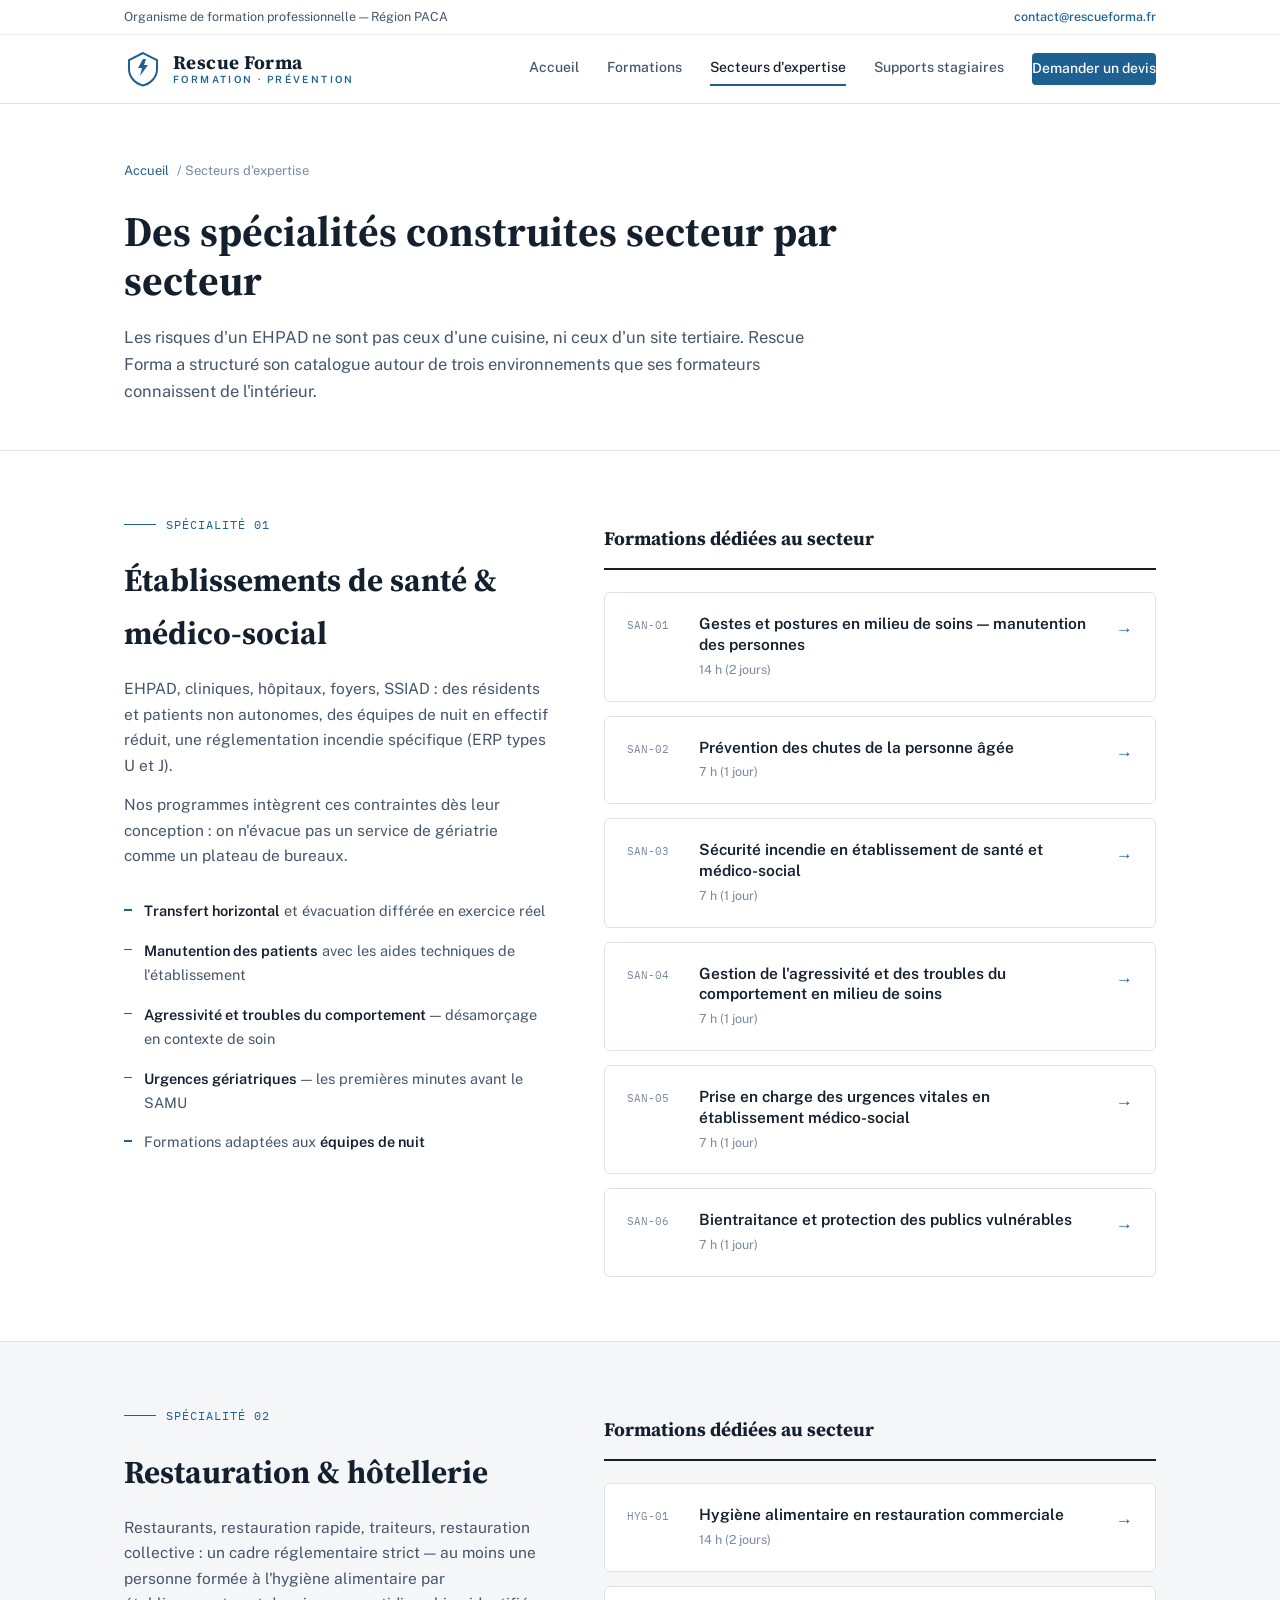
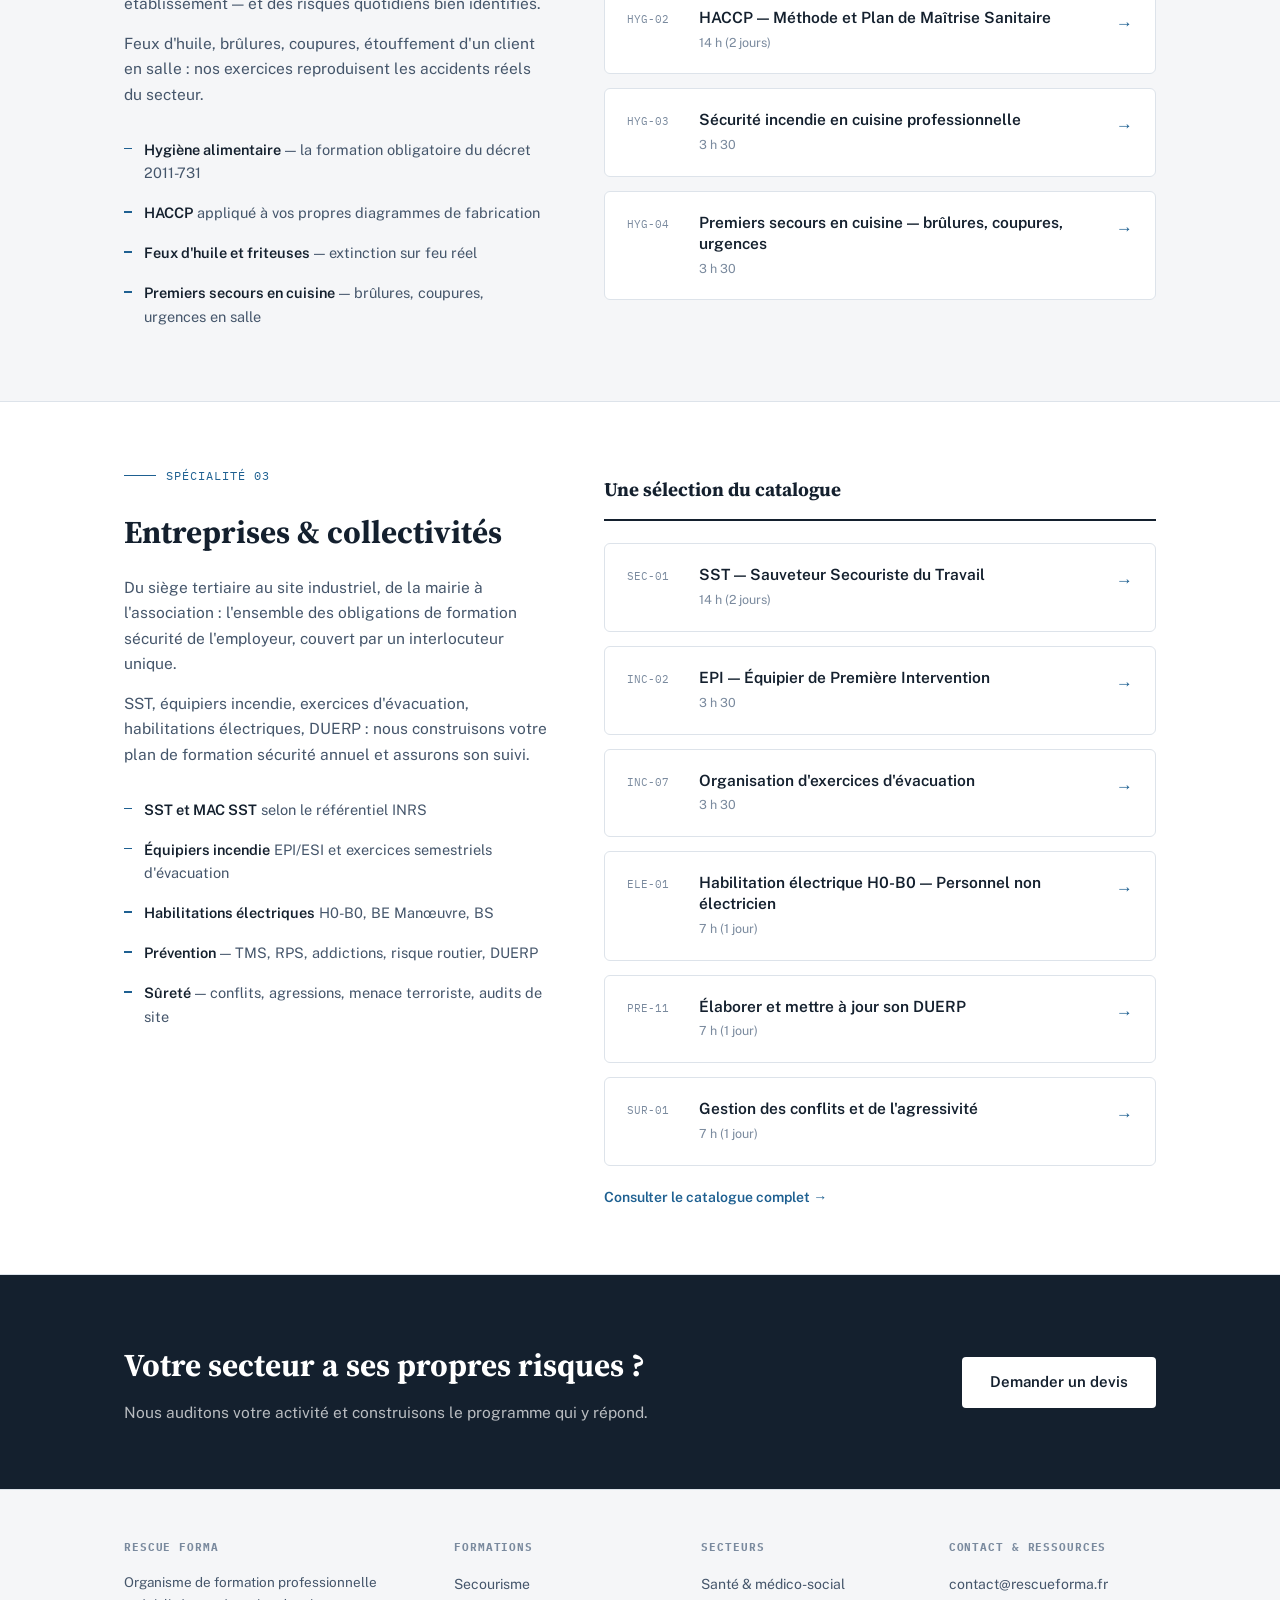
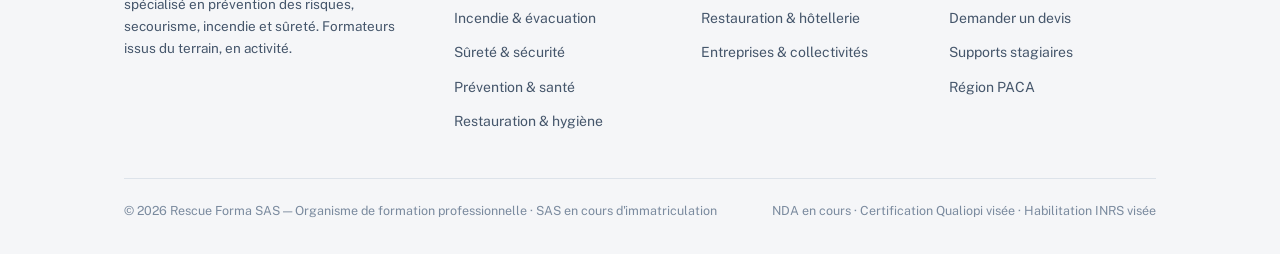
<file: secteurs.html>
<!DOCTYPE html>
<html lang="fr">
<head>
  <meta charset="UTF-8">
  <meta name="viewport" content="width=device-width, initial-scale=1.0">
  <meta name="description" content="Rescue Forma — Spécialités sectorielles : établissements de santé et médico-social (EHPAD, cliniques), restauration et hôtellerie, entreprises et collectivités.">
  <title>Secteurs d'expertise — Rescue Forma</title>
  <link rel="preconnect" href="https://fonts.googleapis.com">
  <link rel="preconnect" href="https://fonts.gstatic.com" crossorigin>
  <link href="https://fonts.googleapis.com/css2?family=Source+Serif+4:wght@600;700&family=Public+Sans:wght@400;500;600;700&family=IBM+Plex+Mono:wght@400;500&display=swap" rel="stylesheet">
  <link rel="stylesheet" href="style.css">
  <style>
    .sect-block { padding: 64px 0; border-bottom: 1px solid var(--line); }
    .sect-block:last-of-type { border-bottom: none; }
    .sect-grid { display: grid; grid-template-columns: 1fr 1.3fr; gap: 56px; align-items: start; }
    .sect-intro h2 { font-family: var(--serif); font-size: clamp(24px, 3vw, 32px); font-weight: 700; margin-bottom: 16px; }
    .sect-intro p { font-size: 15.5px; color: var(--ink-soft); margin-bottom: 14px; }
    .sect-points { margin-top: 22px; }
    .sect-points li {
      padding: 8px 0 8px 20px; position: relative;
      font-size: 14.5px; color: var(--ink-soft);
    }
    .sect-points li::before {
      content: ''; position: absolute; left: 0; top: 18px;
      width: 8px; height: 1.5px; background: var(--accent);
    }
    .sect-points li strong { color: var(--ink); font-weight: 600; }
    @media (max-width: 920px) { .sect-grid { grid-template-columns: 1fr; } }
  </style>
</head>
<body data-page="secteurs">

<header></header>

<section class="detail-head">
  <div class="wrap">
    <div class="breadcrumb"><a href="index.html">Accueil</a> / Secteurs d'expertise</div>
    <h1>Des spécialités construites secteur par secteur</h1>
    <p class="d-sub">Les risques d'un EHPAD ne sont pas ceux d'une cuisine, ni ceux d'un site tertiaire. Rescue Forma a structuré son catalogue autour de trois environnements que ses formateurs connaissent de l'intérieur.</p>
  </div>
</section>

<!-- ═══ SANTÉ ═══ -->
<div class="sect-block" id="sante">
  <div class="wrap sect-grid">
    <div class="sect-intro">
      <div class="overline">Spécialité 01</div>
      <h2>Établissements de santé &amp; médico-social</h2>
      <p>EHPAD, cliniques, hôpitaux, foyers, SSIAD : des résidents et patients non autonomes, des équipes de nuit en effectif réduit, une réglementation incendie spécifique (ERP types U et J).</p>
      <p>Nos programmes intègrent ces contraintes dès leur conception : on n'évacue pas un service de gériatrie comme un plateau de bureaux.</p>
      <ul class="sect-points">
        <li><strong>Transfert horizontal</strong> et évacuation différée en exercice réel</li>
        <li><strong>Manutention des patients</strong> avec les aides techniques de l'établissement</li>
        <li><strong>Agressivité et troubles du comportement</strong> — désamorçage en contexte de soin</li>
        <li><strong>Urgences gériatriques</strong> — les premières minutes avant le SAMU</li>
        <li>Formations adaptées aux <strong>équipes de nuit</strong></li>
      </ul>
    </div>
    <div>
      <div class="theme-section-head" style="margin-top:8px;">
        <h2 style="font-size:19px;">Formations dédiées au secteur</h2>
      </div>
      <div class="formations-list" style="grid-template-columns:1fr;" id="list-sante"></div>
    </div>
  </div>
</div>

<!-- ═══ RESTAURATION ═══ -->
<div class="sect-block" id="resto" style="background:var(--bg-alt);">
  <div class="wrap sect-grid">
    <div class="sect-intro">
      <div class="overline">Spécialité 02</div>
      <h2>Restauration &amp; hôtellerie</h2>
      <p>Restaurants, restauration rapide, traiteurs, restauration collective : un cadre réglementaire strict — au moins une personne formée à l'hygiène alimentaire par établissement — et des risques quotidiens bien identifiés.</p>
      <p>Feux d'huile, brûlures, coupures, étouffement d'un client en salle : nos exercices reproduisent les accidents réels du secteur.</p>
      <ul class="sect-points">
        <li><strong>Hygiène alimentaire</strong> — la formation obligatoire du décret 2011-731</li>
        <li><strong>HACCP</strong> appliqué à vos propres diagrammes de fabrication</li>
        <li><strong>Feux d'huile et friteuses</strong> — extinction sur feu réel</li>
        <li><strong>Premiers secours en cuisine</strong> — brûlures, coupures, urgences en salle</li>
      </ul>
    </div>
    <div>
      <div class="theme-section-head" style="margin-top:8px;">
        <h2 style="font-size:19px;">Formations dédiées au secteur</h2>
      </div>
      <div class="formations-list" style="grid-template-columns:1fr;" id="list-resto"></div>
    </div>
  </div>
</div>

<!-- ═══ ENTREPRISES ═══ -->
<div class="sect-block" id="entreprises">
  <div class="wrap sect-grid">
    <div class="sect-intro">
      <div class="overline">Spécialité 03</div>
      <h2>Entreprises &amp; collectivités</h2>
      <p>Du siège tertiaire au site industriel, de la mairie à l'association : l'ensemble des obligations de formation sécurité de l'employeur, couvert par un interlocuteur unique.</p>
      <p>SST, équipiers incendie, exercices d'évacuation, habilitations électriques, DUERP : nous construisons votre plan de formation sécurité annuel et assurons son suivi.</p>
      <ul class="sect-points">
        <li><strong>SST et MAC SST</strong> selon le référentiel INRS</li>
        <li><strong>Équipiers incendie</strong> EPI/ESI et exercices semestriels d'évacuation</li>
        <li><strong>Habilitations électriques</strong> H0-B0, BE Manœuvre, BS</li>
        <li><strong>Prévention</strong> — TMS, RPS, addictions, risque routier, DUERP</li>
        <li><strong>Sûreté</strong> — conflits, agressions, menace terroriste, audits de site</li>
      </ul>
    </div>
    <div>
      <div class="theme-section-head" style="margin-top:8px;">
        <h2 style="font-size:19px;">Une sélection du catalogue</h2>
      </div>
      <div class="formations-list" style="grid-template-columns:1fr;" id="list-entreprises"></div>
      <p style="margin-top:18px;"><a href="formations.html" class="theme-link">Consulter le catalogue complet →</a></p>
    </div>
  </div>
</div>

<div class="cta-band">
  <div class="wrap">
    <div>
      <h2>Votre secteur a ses propres risques ?</h2>
      <p>Nous auditons votre activité et construisons le programme qui y répond.</p>
    </div>
    <a href="contact.html" class="btn btn-solid">Demander un devis</a>
  </div>
</div>

<footer></footer>

<script src="formations-data.js"></script>
<script src="common.js"></script>
<script>
document.addEventListener('DOMContentLoaded', () => {
  function row(f) {
    return `<a class="formation-row" href="formation.html?id=${f.id}">
      <span class="f-code">${f.code}</span>
      <span class="f-body">
        <h3>${f.titre}</h3>
        <span class="f-meta"><span>${f.duree}</span></span>
      </span>
      <span class="f-arrow">→</span>
    </a>`;
  }
  document.getElementById('list-sante').innerHTML =
    FORMATIONS.filter(f => f.theme === 'SAN').map(row).join('');
  document.getElementById('list-resto').innerHTML =
    FORMATIONS.filter(f => f.theme === 'HYG').map(row).join('');
  const selection = ['sst', 'epi', 'exercices-evacuation', 'h0b0', 'duerp', 'gestion-conflits'];
  document.getElementById('list-entreprises').innerHTML =
    selection.map(id => FORMATIONS.find(f => f.id === id)).filter(Boolean).map(row).join('');
});
</script>
</body>
</html>
</file>
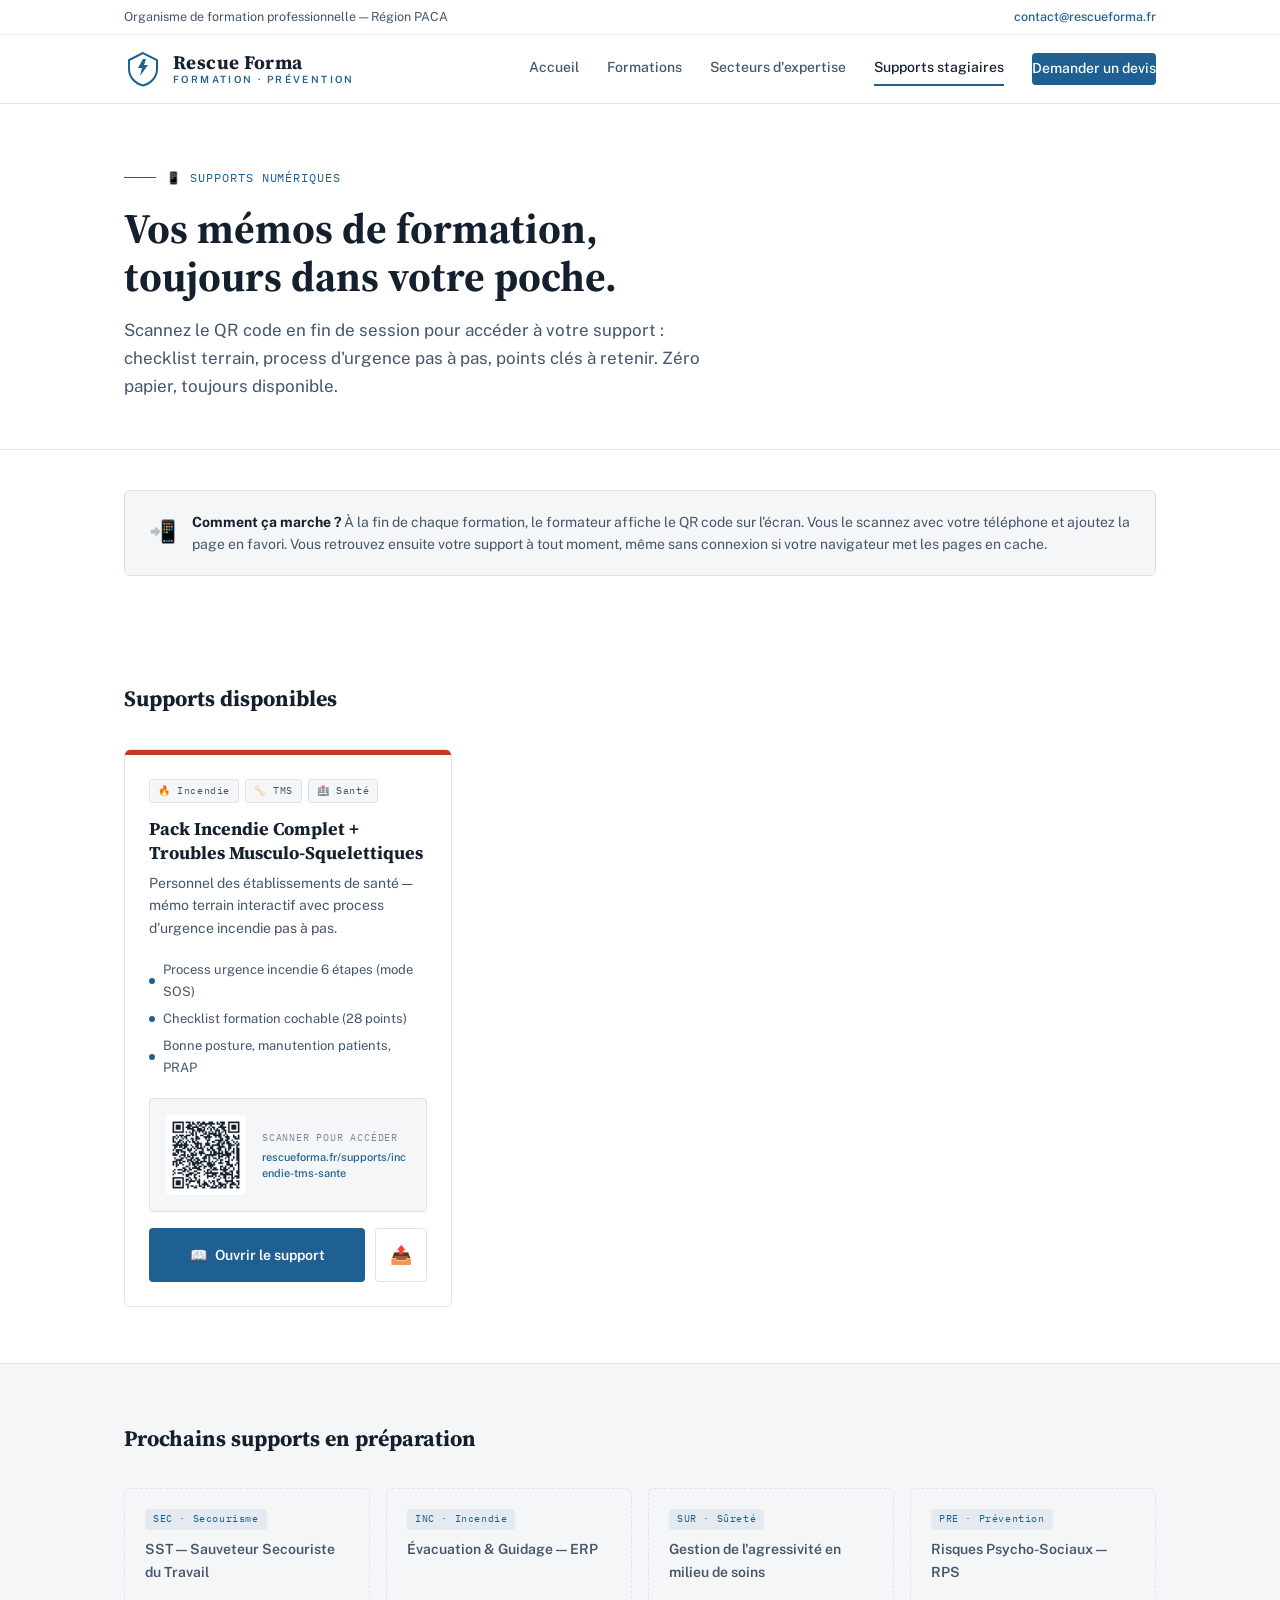
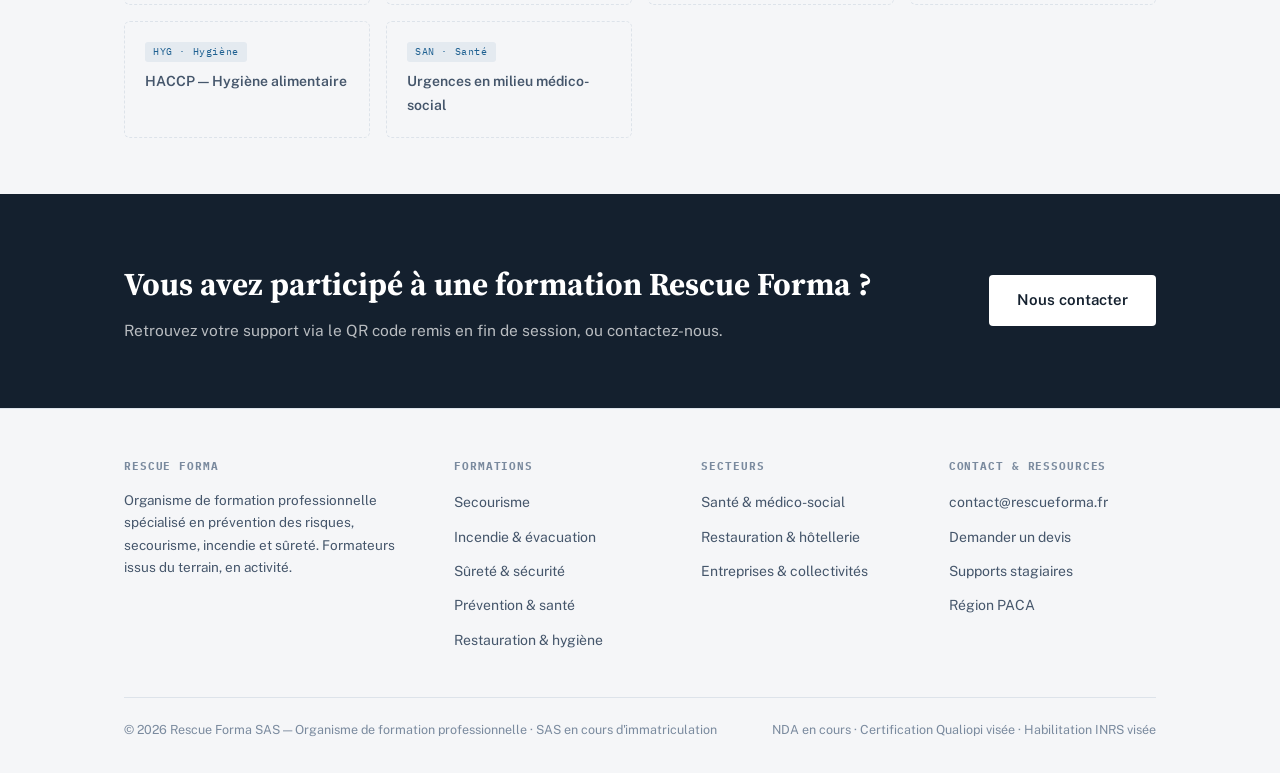
<file: supports.html>
<!DOCTYPE html>
<html lang="fr">
<head>
  <meta charset="UTF-8">
  <meta name="viewport" content="width=device-width, initial-scale=1.0">
  <meta name="description" content="Supports pédagogiques numériques Rescue Forma — accès direct aux mémos de formation, checklists terrain et process d'urgence.">
  <title>Supports stagiaires — Rescue Forma</title>
  <link rel="preconnect" href="https://fonts.googleapis.com">
  <link rel="preconnect" href="https://fonts.gstatic.com" crossorigin>
  <link href="https://fonts.googleapis.com/css2?family=Source+Serif+4:wght@600;700&family=Public+Sans:wght@400;500;600;700&family=IBM+Plex+Mono:wght@400;500&display=swap" rel="stylesheet">
  <link rel="stylesheet" href="style.css">
  <style>
    .supports-hero {
      padding: 64px 0 48px;
      border-bottom: 1px solid var(--line);
    }
    .supports-hero .overline { margin-bottom: 16px; }
    .supports-hero h1 {
      font-family: var(--serif); font-size: clamp(28px, 3.5vw, 42px);
      font-weight: 700; line-height: 1.15; margin-bottom: 16px;
    }
    .supports-hero p {
      font-size: 17px; color: var(--ink-soft); max-width: 580px;
    }

    .supports-section { padding: 56px 0; }
    .supports-section + .supports-section { border-top: 1px solid var(--line); }

    .supports-section-head {
      display: flex; align-items: center; gap: 12px;
      margin-bottom: 32px;
    }
    .supports-theme-badge {
      display: inline-flex; align-items: center; gap: 6px;
      padding: 5px 14px; border-radius: 4px;
      font-family: var(--mono); font-size: 11px; font-weight: 500;
      letter-spacing: 0.08em; text-transform: uppercase;
      background: var(--bg-alt); color: var(--ink-soft);
      border: 1px solid var(--line);
    }
    .supports-section-head h2 {
      font-family: var(--serif); font-size: 22px; font-weight: 700;
    }

    .support-cards { display: grid; grid-template-columns: repeat(auto-fill, minmax(300px, 1fr)); gap: 24px; }

    .support-card {
      border: 1px solid var(--line); border-radius: 6px;
      overflow: hidden; background: #fff;
      transition: box-shadow .15s, border-color .15s;
    }
    .support-card:hover { box-shadow: 0 4px 24px rgba(20,32,46,0.1); border-color: var(--accent); }

    .support-card-band { height: 5px; background: var(--accent); }
    .support-card-band.band-inc { background: #C0392B; }
    .support-card-band.band-pre { background: #7D3C98; }
    .support-card-band.band-sec { background: #1E6091; }
    .support-card-band.band-sur { background: #1A7A4A; }
    .support-card-band.band-san { background: #B7770D; }

    .support-card-body { padding: 24px; }

    .support-card-tags { display: flex; gap: 6px; margin-bottom: 14px; flex-wrap: wrap; }
    .support-tag {
      font-family: var(--mono); font-size: 10px; letter-spacing: 0.06em;
      padding: 3px 8px; border-radius: 3px;
      background: var(--bg-alt); color: var(--ink-soft);
      border: 1px solid var(--line);
    }

    .support-card-title {
      font-family: var(--serif); font-size: 18px; font-weight: 700;
      line-height: 1.3; margin-bottom: 8px; color: var(--ink);
    }
    .support-card-desc {
      font-size: 14px; color: var(--ink-soft); line-height: 1.6; margin-bottom: 20px;
    }

    .support-card-features {
      list-style: none; margin-bottom: 20px; display: flex; flex-direction: column; gap: 6px;
    }
    .support-card-features li {
      font-size: 13px; color: var(--ink-soft);
      display: flex; align-items: center; gap: 8px;
    }
    .support-card-features li::before {
      content: ''; width: 6px; height: 6px; border-radius: 50%;
      background: var(--accent); flex-shrink: 0;
    }

    .support-card-qr {
      display: flex; align-items: center; gap: 16px;
      padding: 16px; background: var(--bg-alt);
      border-radius: 4px; margin-bottom: 16px;
      border: 1px solid var(--line);
    }
    .support-card-qr img { width: 80px; height: 80px; border-radius: 3px; }
    .support-card-qr-info { flex: 1; }
    .support-card-qr-label {
      font-family: var(--mono); font-size: 10px; letter-spacing: 0.08em;
      text-transform: uppercase; color: var(--ink-muted); margin-bottom: 4px;
    }
    .support-card-qr-url {
      font-size: 11px; color: var(--accent); font-weight: 500;
      word-break: break-all; line-height: 1.4;
    }

    .support-card-actions { display: flex; gap: 10px; }
    .support-btn-primary {
      flex: 1; display: flex; align-items: center; justify-content: center; gap: 8px;
      padding: 11px 16px; background: var(--accent); color: #fff;
      border-radius: 4px; font-size: 14px; font-weight: 600;
      font-family: var(--sans); transition: background .15s;
      text-decoration: none;
    }
    .support-btn-primary:hover { background: var(--accent-dark); }
    .support-btn-qr {
      display: flex; align-items: center; justify-content: center;
      padding: 11px 14px; border: 1px solid var(--line);
      border-radius: 4px; font-size: 18px; background: #fff;
      cursor: pointer; transition: border-color .15s;
      text-decoration: none;
    }
    .support-btn-qr:hover { border-color: var(--accent); }

    .coming-soon-grid { display: grid; grid-template-columns: repeat(auto-fill, minmax(240px, 1fr)); gap: 16px; }
    .coming-card {
      border: 1px dashed var(--line); border-radius: 6px;
      padding: 20px; background: var(--bg-alt);
      display: flex; flex-direction: column; gap: 8px;
    }
    .coming-card-title { font-size: 14px; font-weight: 600; color: var(--ink-soft); }
    .coming-card-badge {
      display: inline-block; font-size: 10px; font-family: var(--mono);
      padding: 2px 8px; border-radius: 3px;
      background: rgba(30,96,145,0.08); color: var(--accent);
      letter-spacing: 0.06em; width: fit-content;
    }

    .info-band {
      background: var(--bg-alt); border: 1px solid var(--line);
      border-radius: 6px; padding: 20px 24px;
      display: flex; align-items: flex-start; gap: 16px;
      margin-bottom: 48px;
    }
    .info-band-icon { font-size: 22px; flex-shrink: 0; margin-top: 2px; }
    .info-band-text { font-size: 14px; color: var(--ink-soft); line-height: 1.6; }
    .info-band-text strong { color: var(--ink); }
  </style>
</head>
<body data-page="supports">

<header></header>

<!-- HERO -->
<section class="supports-hero">
  <div class="wrap">
    <div class="overline">📱 Supports numériques</div>
    <h1>Vos mémos de formation,<br>toujours dans votre poche.</h1>
    <p>Scannez le QR code en fin de session pour accéder à votre support : checklist terrain, process d'urgence pas à pas, points clés à retenir. Zéro papier, toujours disponible.</p>
  </div>
</section>

<div class="wrap" style="padding-top: 40px;">
  <div class="info-band">
    <div class="info-band-icon">📲</div>
    <div class="info-band-text">
      <strong>Comment ça marche ?</strong> À la fin de chaque formation, le formateur affiche le QR code sur l'écran. Vous le scannez avec votre téléphone et ajoutez la page en favori. Vous retrouvez ensuite votre support à tout moment, même sans connexion si votre navigateur met les pages en cache.
    </div>
  </div>
</div>

<!-- SECTION DISPONIBLE -->
<section class="supports-section">
  <div class="wrap">
    <div class="supports-section-head">
      <h2>Supports disponibles</h2>
    </div>

    <div class="support-cards">

      <!-- PACK INCENDIE + TMS SANTÉ -->
      <div class="support-card">
        <div class="support-card-band band-inc"></div>
        <div class="support-card-body">
          <div class="support-card-tags">
            <span class="support-tag">🔥 Incendie</span>
            <span class="support-tag">🦴 TMS</span>
            <span class="support-tag">🏥 Santé</span>
          </div>
          <div class="support-card-title">Pack Incendie Complet + Troubles Musculo-Squelettiques</div>
          <div class="support-card-desc">Personnel des établissements de santé — mémo terrain interactif avec process d'urgence incendie pas à pas.</div>
          <ul class="support-card-features">
            <li>Process urgence incendie 6 étapes (mode SOS)</li>
            <li>Checklist formation cochable (28 points)</li>
            <li>Bonne posture, manutention patients, PRAP</li>
          </ul>
          <div class="support-card-qr">
            <img src="[data-uri]" alt="QR code support Pack Incendie TMS">
            <div class="support-card-qr-info">
              <div class="support-card-qr-label">Scanner pour accéder</div>
              <div class="support-card-qr-url">rescueforma.fr/supports/incendie-tms-sante</div>
            </div>
          </div>
          <div class="support-card-actions">
            <a href="supports/incendie-tms-sante.html" class="support-btn-primary">
              <span>📖</span> Ouvrir le support
            </a>
            <a href="supports/incendie-tms-sante.html" class="support-btn-qr" title="Partager">📤</a>
          </div>
        </div>
      </div>

    </div>
  </div>
</section>

<!-- SECTION À VENIR -->
<section class="supports-section" style="background: var(--bg-alt);">
  <div class="wrap">
    <div class="supports-section-head">
      <h2>Prochains supports en préparation</h2>
    </div>
    <div class="coming-soon-grid">
      <div class="coming-card">
        <span class="coming-card-badge">SEC · Secourisme</span>
        <div class="coming-card-title">SST — Sauveteur Secouriste du Travail</div>
      </div>
      <div class="coming-card">
        <span class="coming-card-badge">INC · Incendie</span>
        <div class="coming-card-title">Évacuation & Guidage — ERP</div>
      </div>
      <div class="coming-card">
        <span class="coming-card-badge">SUR · Sûreté</span>
        <div class="coming-card-title">Gestion de l'agressivité en milieu de soins</div>
      </div>
      <div class="coming-card">
        <span class="coming-card-badge">PRE · Prévention</span>
        <div class="coming-card-title">Risques Psycho-Sociaux — RPS</div>
      </div>
      <div class="coming-card">
        <span class="coming-card-badge">HYG · Hygiène</span>
        <div class="coming-card-title">HACCP — Hygiène alimentaire</div>
      </div>
      <div class="coming-card">
        <span class="coming-card-badge">SAN · Santé</span>
        <div class="coming-card-title">Urgences en milieu médico-social</div>
      </div>
    </div>
  </div>
</section>

<div class="cta-band">
  <div class="wrap">
    <div>
      <h2>Vous avez participé à une formation Rescue Forma ?</h2>
      <p>Retrouvez votre support via le QR code remis en fin de session, ou contactez-nous.</p>
    </div>
    <a href="contact.html" class="btn btn-solid">Nous contacter</a>
  </div>
</div>

<footer></footer>
<script src="common.js"></script>
</body>
</html>
</file>
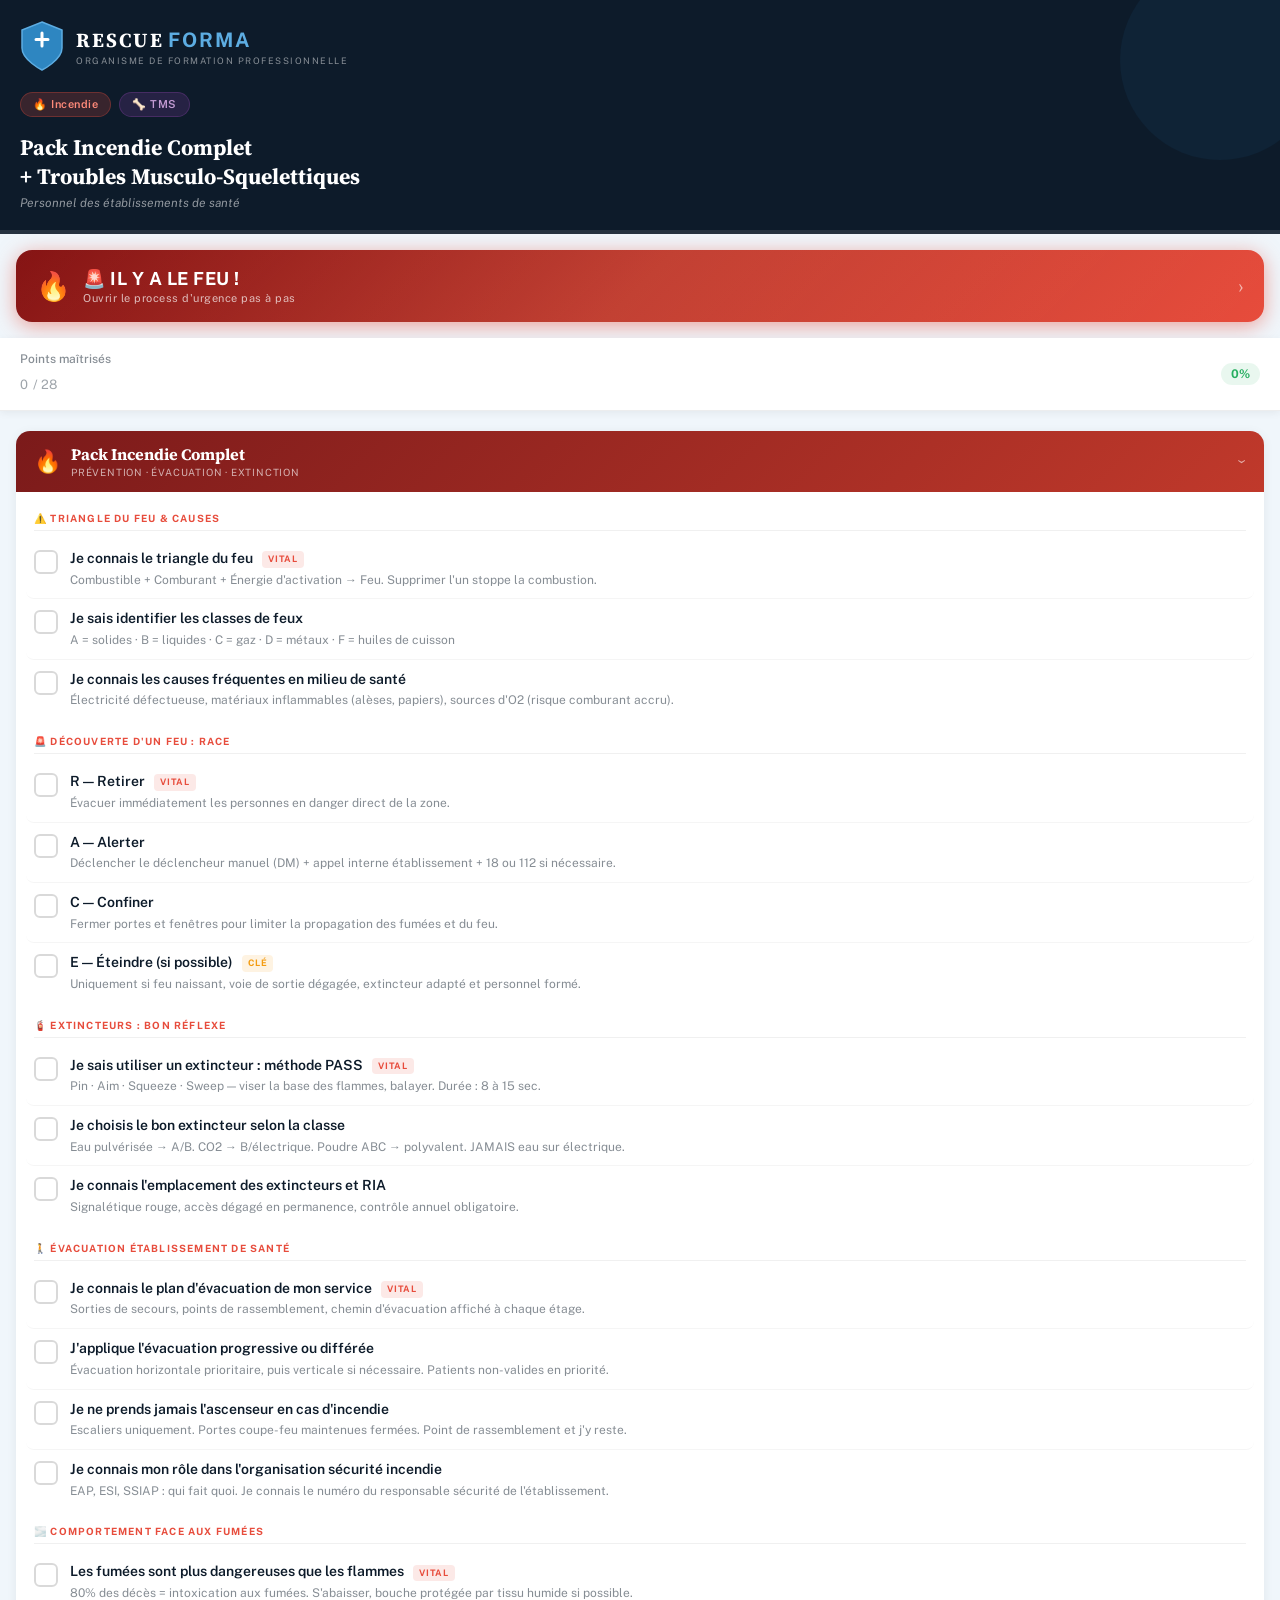
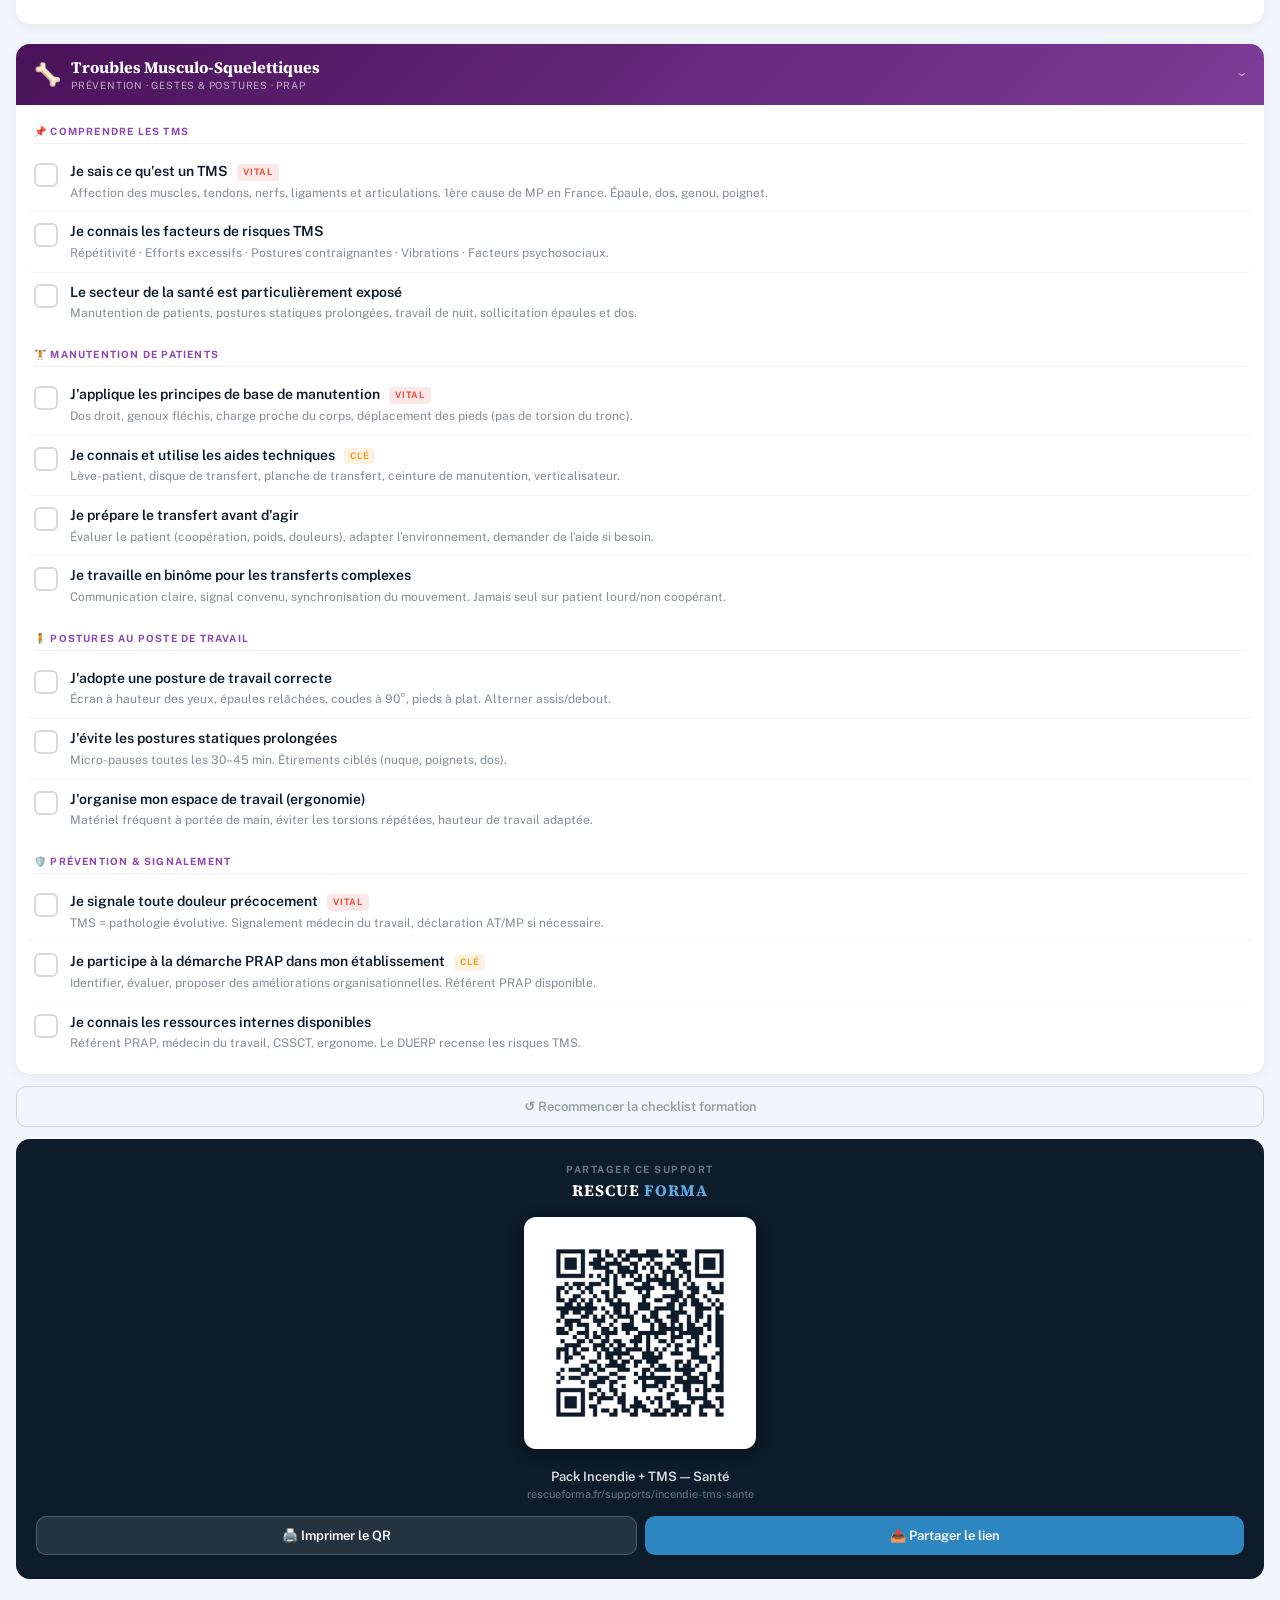
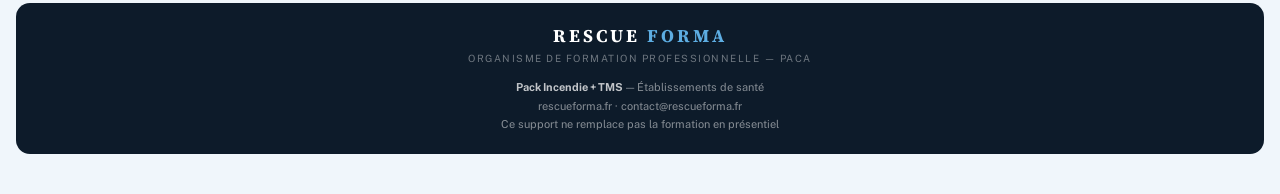
<file: supports/incendie-tms-sante.html>
<!DOCTYPE html>
<html lang="fr">
<head>
<meta charset="UTF-8">
<meta name="viewport" content="width=device-width, initial-scale=1.0">
<title>Pack Incendie + TMS — Rescue Forma</title>
<style>
  @import url('https://fonts.googleapis.com/css2?family=Source+Serif+4:wght@400;600;700&family=Public+Sans:wght@400;500;600;700&display=swap');

  :root {
    --navy: #0D1B2A;
    --electric: #2E86C1;
    --sky: #5DADE2;
    --white: #FFFFFF;
    --surface: #F0F6FB;
    --success: #27AE60;
    --fire: #E74C3C;
    --fire-dark: #C0392B;
    --amber: #F39C12;
    --tms: #8E44AD;
  }

  * { box-sizing: border-box; margin: 0; padding: 0; }

  body {
    font-family: 'Public Sans', sans-serif;
    background: var(--surface);
    color: var(--navy);
    min-height: 100vh;
  }

  /* ========== HEADER ========== */
  .header {
    background: var(--navy);
    padding: 20px 20px 0;
    position: relative;
    overflow: hidden;
  }
  .header::before {
    content: '';
    position: absolute;
    top: -40px; right: -40px;
    width: 200px; height: 200px;
    border-radius: 50%;
    background: rgba(46,134,193,0.08);
  }
  .brand {
    display: flex;
    align-items: center;
    gap: 12px;
    margin-bottom: 20px;
  }
  .logo-shield { width: 44px; height: 52px; flex-shrink: 0; }
  .logo-shield svg { width: 100%; height: 100%; }
  .brand-text .rescue {
    font-family: 'Source Serif 4', serif;
    font-size: 20px; font-weight: 700;
    color: var(--white); letter-spacing: 2px;
  }
  .brand-text .forma {
    font-size: 20px; font-weight: 700;
    color: var(--sky); letter-spacing: 2px;
  }
  .brand-text .tagline {
    font-size: 9px; color: rgba(255,255,255,0.5);
    letter-spacing: 1.5px; text-transform: uppercase; margin-top: 1px;
  }
  .formation-badge { display: flex; gap: 8px; margin-bottom: 16px; flex-wrap: wrap; }
  .badge {
    display: inline-flex; align-items: center; gap: 6px;
    padding: 5px 12px; border-radius: 20px;
    font-size: 11px; font-weight: 600; letter-spacing: 0.5px;
  }
  .badge-fire { background: rgba(231,76,60,0.2); color: #FF8A7A; border: 1px solid rgba(231,76,60,0.3); }
  .badge-tms { background: rgba(142,68,173,0.2); color: #C39BD3; border: 1px solid rgba(142,68,173,0.3); }
  .formation-title {
    font-family: 'Source Serif 4', serif;
    font-size: 22px; font-weight: 700; color: var(--white); line-height: 1.3; margin-bottom: 6px;
  }
  .formation-subtitle { font-size: 12px; color: rgba(255,255,255,0.55); margin-bottom: 20px; font-style: italic; }
  .progress-bar-container { background: rgba(255,255,255,0.1); height: 4px; margin: 0 -20px; }
  .progress-bar {
    height: 4px; background: linear-gradient(90deg, var(--fire), var(--tms));
    width: 0%; transition: width 0.4s ease; border-radius: 0 2px 2px 0;
  }

  /* ========== BOUTON URGENCE ========== */
  .sos-zone {
    padding: 16px;
    background: var(--surface);
  }
  .sos-btn {
    display: flex;
    align-items: center;
    justify-content: center;
    gap: 12px;
    width: 100%;
    padding: 18px 20px;
    background: linear-gradient(135deg, #7B0000, #C0392B, #E74C3C);
    border: none;
    border-radius: 16px;
    cursor: pointer;
    font-family: 'Public Sans', sans-serif;
    box-shadow: 0 4px 20px rgba(231,76,60,0.5);
    position: relative;
    overflow: hidden;
    animation: pulse-btn 2.5s ease-in-out infinite;
  }
  .sos-btn::before {
    content: '';
    position: absolute;
    inset: 0;
    background: linear-gradient(135deg, rgba(255,255,255,0.08), transparent);
  }
  @keyframes pulse-btn {
    0%, 100% { box-shadow: 0 4px 20px rgba(231,76,60,0.5); }
    50% { box-shadow: 0 4px 32px rgba(231,76,60,0.85), 0 0 0 4px rgba(231,76,60,0.15); }
  }
  .sos-flames { font-size: 28px; line-height: 1; }
  .sos-text-wrap { text-align: left; }
  .sos-main {
    font-size: 18px; font-weight: 700; color: var(--white);
    letter-spacing: 0.5px; line-height: 1.2;
  }
  .sos-sub { font-size: 11px; color: rgba(255,255,255,0.7); margin-top: 2px; letter-spacing: 0.5px; }
  .sos-arrow { font-size: 20px; color: rgba(255,255,255,0.6); margin-left: auto; }

  /* ========== MODAL URGENCE ========== */
  .sos-overlay {
    display: none;
    position: fixed;
    inset: 0;
    background: rgba(0,0,0,0.6);
    z-index: 100;
    backdrop-filter: blur(3px);
  }
  .sos-overlay.open { display: flex; flex-direction: column; }

  .sos-modal {
    background: #1A0000;
    flex: 1;
    overflow-y: auto;
    -webkit-overflow-scrolling: touch;
  }

  /* Header modal */
  .sos-modal-header {
    background: linear-gradient(135deg, #7B0000, #C0392B);
    padding: 20px 20px 16px;
    position: sticky;
    top: 0;
    z-index: 10;
    border-bottom: 2px solid rgba(255,255,255,0.1);
  }
  .sos-modal-top {
    display: flex;
    align-items: center;
    justify-content: space-between;
    margin-bottom: 10px;
  }
  .sos-modal-title-wrap { display: flex; align-items: center; gap: 10px; }
  .sos-modal-flame { font-size: 26px; }
  .sos-modal-title {
    font-family: 'Source Serif 4', serif;
    font-size: 20px; font-weight: 700; color: var(--white); line-height: 1.2;
  }
  .sos-modal-sub { font-size: 11px; color: rgba(255,255,255,0.65); margin-top: 2px; }
  .sos-close {
    background: rgba(255,255,255,0.15);
    border: 1px solid rgba(255,255,255,0.2);
    color: var(--white);
    width: 36px; height: 36px;
    border-radius: 10px;
    font-size: 18px;
    cursor: pointer;
    display: flex; align-items: center; justify-content: center;
    flex-shrink: 0;
  }

  /* Step progress */
  .sos-step-progress {
    display: flex;
    gap: 6px;
  }
  .sos-dot {
    flex: 1; height: 4px; border-radius: 2px;
    background: rgba(255,255,255,0.2);
    transition: background 0.3s;
  }
  .sos-dot.done { background: #27AE60; }
  .sos-dot.active { background: var(--white); }

  /* Steps */
  .sos-steps { padding: 16px; display: flex; flex-direction: column; gap: 12px; }

  .sos-step {
    background: rgba(255,255,255,0.05);
    border: 1.5px solid rgba(255,255,255,0.1);
    border-radius: 14px;
    overflow: hidden;
    transition: all 0.3s;
  }
  .sos-step.step-done {
    border-color: rgba(39,174,96,0.4);
    background: rgba(39,174,96,0.08);
  }
  .sos-step.step-active {
    border-color: rgba(255,200,0,0.6);
    background: rgba(255,200,0,0.06);
    box-shadow: 0 0 0 3px rgba(255,200,0,0.12);
  }

  .sos-step-head {
    display: flex;
    align-items: center;
    gap: 12px;
    padding: 14px 16px;
    cursor: pointer;
  }

  .sos-num {
    width: 36px; height: 36px;
    border-radius: 50%;
    background: rgba(255,255,255,0.1);
    display: flex; align-items: center; justify-content: center;
    font-family: 'Source Serif 4', serif;
    font-size: 16px; font-weight: 700; color: var(--white);
    flex-shrink: 0;
    transition: all 0.3s;
    border: 1.5px solid rgba(255,255,255,0.15);
  }
  .sos-step.step-done .sos-num {
    background: var(--success);
    border-color: var(--success);
    font-size: 18px;
  }
  .sos-step.step-active .sos-num {
    background: rgba(255,200,0,0.2);
    border-color: rgba(255,200,0,0.7);
    color: #FFE082;
  }

  .sos-step-info { flex: 1; }
  .sos-step-name {
    font-size: 15px; font-weight: 700; color: var(--white); line-height: 1.3;
  }
  .sos-step.step-done .sos-step-name { color: rgba(255,255,255,0.55); text-decoration: line-through; }
  .sos-step-hint { font-size: 11px; color: rgba(255,255,255,0.45); margin-top: 3px; }

  .sos-step-chevron {
    color: rgba(255,255,255,0.35);
    font-size: 18px;
    transition: transform 0.25s;
    flex-shrink: 0;
  }
  .sos-step.expanded .sos-step-chevron { transform: rotate(90deg); }

  /* Step body detail */
  .sos-step-body {
    display: none;
    padding: 0 16px 14px;
  }
  .sos-step.expanded .sos-step-body { display: block; }

  .sos-detail-card {
    background: rgba(0,0,0,0.3);
    border-radius: 10px;
    padding: 12px 14px;
    margin-bottom: 10px;
    border-left: 3px solid rgba(255,200,0,0.5);
  }
  .sos-detail-label {
    font-size: 9px; font-weight: 700; text-transform: uppercase;
    letter-spacing: 1.2px; color: rgba(255,200,0,0.8); margin-bottom: 6px;
  }
  .sos-detail-text { font-size: 13px; color: rgba(255,255,255,0.85); line-height: 1.6; }
  .sos-detail-text strong { color: var(--white); }

  /* Validate button per step */
  .sos-validate-btn {
    display: flex;
    align-items: center;
    justify-content: center;
    gap: 8px;
    width: 100%;
    padding: 12px;
    border-radius: 10px;
    border: none;
    cursor: pointer;
    font-family: 'Public Sans', sans-serif;
    font-size: 14px; font-weight: 700;
    background: var(--success);
    color: var(--white);
    transition: all 0.2s;
    margin-top: 4px;
  }
  .sos-validate-btn:active { opacity: 0.85; transform: scale(0.98); }

  /* DONE screen */
  .sos-done {
    display: none;
    margin: 16px;
    background: linear-gradient(135deg, #0D3B1E, #145A32);
    border-radius: 16px;
    padding: 24px 20px;
    text-align: center;
    color: var(--white);
    border: 1px solid rgba(39,174,96,0.3);
  }
  .sos-done.show { display: block; animation: pop 0.4s ease; }
  .sos-done-icon { font-size: 40px; margin-bottom: 10px; }
  .sos-done-title {
    font-family: 'Source Serif 4', serif;
    font-size: 20px; font-weight: 700; margin-bottom: 8px;
  }
  .sos-done-text { font-size: 13px; opacity: 0.8; line-height: 1.6; margin-bottom: 16px; }
  .sos-reset-btn {
    padding: 12px 20px;
    background: rgba(255,255,255,0.15);
    border: 1px solid rgba(255,255,255,0.25);
    border-radius: 10px;
    color: var(--white);
    font-family: 'Public Sans', sans-serif;
    font-size: 13px; font-weight: 600;
    cursor: pointer;
    width: 100%;
  }

  /* Numéros urgence */
  .sos-numbers {
    margin: 0 16px 16px;
    background: rgba(0,0,0,0.4);
    border-radius: 12px;
    padding: 14px 16px;
    border: 1px solid rgba(255,255,255,0.08);
  }
  .sos-numbers-title {
    font-size: 10px; font-weight: 700; text-transform: uppercase;
    letter-spacing: 1.2px; color: rgba(255,200,0,0.8); margin-bottom: 10px;
  }
  .sos-num-row {
    display: flex; align-items: center; gap: 10px;
    padding: 8px 0;
    border-bottom: 1px solid rgba(255,255,255,0.06);
  }
  .sos-num-row:last-child { border-bottom: none; }
  .sos-num-ico { font-size: 18px; width: 28px; text-align: center; }
  .sos-num-label { flex: 1; font-size: 13px; color: rgba(255,255,255,0.7); }
  .sos-num-val {
    font-size: 20px; font-weight: 700; color: var(--white);
    font-family: 'Source Serif 4', serif; letter-spacing: 2px;
  }

  /* ========== SCORE BAR ========== */
  .score-wrap {
    background: var(--white);
    border-bottom: 1px solid rgba(13,27,42,0.08);
    padding: 14px 20px;
    display: flex;
    align-items: center;
    justify-content: space-between;
    position: sticky;
    top: 0;
    z-index: 10;
    box-shadow: 0 2px 8px rgba(0,0,0,0.06);
  }
  .score-label { font-size: 12px; color: rgba(13,27,42,0.5); font-weight: 500; }
  .score-count {
    font-family: 'Source Serif 4', serif;
    font-size: 22px; font-weight: 700; color: var(--electric);
  }
  .score-count span { font-size: 13px; color: rgba(13,27,42,0.4); font-family: 'Public Sans', sans-serif; font-weight: 400; }
  .score-pct {
    font-size: 12px; font-weight: 700; color: var(--success);
    background: rgba(39,174,96,0.1); padding: 4px 10px; border-radius: 12px;
  }

  /* ========== SECTIONS ========== */
  .section {
    margin: 20px 16px 0;
    border-radius: 14px;
    overflow: hidden;
    box-shadow: 0 2px 12px rgba(0,0,0,0.06);
  }
  .section-header {
    padding: 14px 18px;
    display: flex; align-items: center; gap: 10px;
    cursor: pointer; user-select: none;
  }
  .section-fire .section-header { background: linear-gradient(135deg, #7B1A1A, #C0392B); }
  .section-tms .section-header { background: linear-gradient(135deg, #4A1259, #7D3C98); }
  .section-icon { font-size: 22px; flex-shrink: 0; }
  .section-title-wrap { flex: 1; }
  .section-name {
    font-family: 'Source Serif 4', serif;
    font-size: 16px; font-weight: 700; color: var(--white); line-height: 1.2;
  }
  .section-desc { font-size: 10px; color: rgba(255,255,255,0.65); margin-top: 2px; text-transform: uppercase; letter-spacing: 0.8px; }
  .section-chevron { color: rgba(255,255,255,0.6); font-size: 18px; transition: transform 0.3s; }
  .section.open .section-chevron { transform: rotate(90deg); }
  .section-body { background: var(--white); display: none; padding: 8px 0; }
  .section.open .section-body { display: block; }

  /* MODULE */
  .module { padding: 12px 18px 4px; }
  .module-label {
    font-size: 10px; font-weight: 700; text-transform: uppercase;
    letter-spacing: 1.2px; margin-bottom: 8px; padding-bottom: 6px;
    border-bottom: 1px solid rgba(0,0,0,0.06);
  }
  .module-fire .module-label { color: var(--fire); }
  .module-tms .module-label { color: var(--tms); }

  /* CHECK ITEMS */
  .check-item {
    display: flex; align-items: flex-start; gap: 12px;
    cursor: pointer; transition: background 0.15s;
    border-radius: 8px; padding: 10px 8px; margin: 0 -8px;
    border-bottom: 1px solid rgba(0,0,0,0.04);
  }
  .check-item:active { background: rgba(0,0,0,0.03); }
  .check-item:last-child { border-bottom: none; }
  .checkbox {
    width: 24px; height: 24px; border-radius: 6px;
    border: 2px solid rgba(0,0,0,0.15);
    flex-shrink: 0; display: flex; align-items: center; justify-content: center;
    transition: all 0.2s; margin-top: 1px;
  }
  .check-item.checked .checkbox { border-color: var(--success); background: var(--success); }
  .check-item.checked .checkbox::after { content: '✓'; color: white; font-size: 13px; font-weight: 700; }
  .check-content { flex: 1; }
  .check-title { font-size: 14px; font-weight: 600; color: var(--navy); line-height: 1.4; transition: color 0.2s; }
  .check-item.checked .check-title { color: rgba(13,27,42,0.4); text-decoration: line-through; }
  .check-detail { font-size: 12px; color: rgba(13,27,42,0.5); margin-top: 3px; line-height: 1.4; }
  .check-item.checked .check-detail { color: rgba(13,27,42,0.3); }
  .priority-tag {
    display: inline-block; font-size: 9px; font-weight: 700;
    letter-spacing: 0.8px; padding: 2px 6px; border-radius: 4px;
    margin-left: 6px; vertical-align: middle; text-transform: uppercase;
  }
  .prio-vital { background: rgba(231,76,60,0.12); color: var(--fire); }
  .prio-key { background: rgba(243,156,18,0.12); color: var(--amber); }

  /* CONGRATS */
  .congrats {
    display: none; margin: 16px 16px 0;
    background: linear-gradient(135deg, #1A5C36, #27AE60);
    border-radius: 14px; padding: 18px 20px; text-align: center; color: var(--white);
  }
  .congrats.show { display: block; animation: pop 0.4s ease; }
  .congrats-icon { font-size: 32px; margin-bottom: 6px; }
  .congrats-title { font-family: 'Source Serif 4', serif; font-size: 18px; font-weight: 700; margin-bottom: 4px; }
  .congrats-text { font-size: 13px; opacity: 0.85; line-height: 1.5; }

  @keyframes pop { 0% { transform: scale(0.9); opacity: 0; } 100% { transform: scale(1); opacity: 1; } }

  .reset-btn {
    display: block; margin: 12px 16px; padding: 12px;
    background: transparent; border: 1.5px solid rgba(13,27,42,0.15);
    border-radius: 10px; font-family: 'Public Sans', sans-serif;
    font-size: 13px; font-weight: 600; color: rgba(13,27,42,0.4);
    cursor: pointer; width: calc(100% - 32px); transition: all 0.2s;
  }
  .reset-btn:active { background: rgba(0,0,0,0.04); }

  /* FOOTER */
  .footer {
    margin: 24px 16px 16px; background: var(--navy);
    border-radius: 14px; padding: 20px; text-align: center;
  }
  .footer-logo { font-family: 'Source Serif 4', serif; font-size: 18px; font-weight: 700; color: var(--white); letter-spacing: 3px; }
  .footer-logo span { color: var(--sky); }
  .footer-tagline { font-size: 10px; color: rgba(255,255,255,0.4); letter-spacing: 1.5px; text-transform: uppercase; margin-top: 4px; margin-bottom: 14px; }
  .footer-info { font-size: 11px; color: rgba(255,255,255,0.5); line-height: 1.7; }
  .footer-info strong { color: rgba(255,255,255,0.75); }
  .spacer { height: 24px; }
</style>
</head>
<body>

<!-- ========== HEADER ========== -->
<div class="header">
  <div class="brand">
    <div class="logo-shield">
      <svg viewBox="0 0 44 52" fill="none">
        <path d="M22 2 L42 10 L42 28 C42 40 22 50 22 50 C22 50 2 40 2 28 L2 10 Z" fill="#2E86C1" stroke="#5DADE2" stroke-width="1.5"/>
        <path d="M22 13 L22 26 M16 19.5 L28 19.5" stroke="white" stroke-width="3" stroke-linecap="round"/>
      </svg>
    </div>
    <div class="brand-text">
      <div><span class="rescue">RESCUE</span> <span class="forma">FORMA</span></div>
      <div class="tagline">Organisme de Formation Professionnelle</div>
    </div>
  </div>
  <div class="formation-badge">
    <span class="badge badge-fire">🔥 Incendie</span>
    <span class="badge badge-tms">🦴 TMS</span>
  </div>
  <div class="formation-title">Pack Incendie Complet<br>+ Troubles Musculo-Squelettiques</div>
  <div class="formation-subtitle">Personnel des établissements de santé</div>
  <div class="progress-bar-container">
    <div class="progress-bar" id="progressBar"></div>
  </div>
</div>

<!-- ========== BOUTON SOS ========== -->
<div class="sos-zone">
  <button class="sos-btn" onclick="openSOS()">
    <div class="sos-flames">🔥</div>
    <div class="sos-text-wrap">
      <div class="sos-main">🚨 IL Y A LE FEU !</div>
      <div class="sos-sub">Ouvrir le process d'urgence pas à pas</div>
    </div>
    <div class="sos-arrow">›</div>
  </button>
</div>

<!-- ========== MODAL URGENCE ========== -->
<div class="sos-overlay" id="sosOverlay">
  <div class="sos-modal" id="sosModal">

    <div class="sos-modal-header">
      <div class="sos-modal-top">
        <div class="sos-modal-title-wrap">
          <div class="sos-modal-flame">🔥</div>
          <div>
            <div class="sos-modal-title">PROCESS INCENDIE</div>
            <div class="sos-modal-sub">Suis les étapes dans l'ordre — coche au fur et à mesure</div>
          </div>
        </div>
        <button class="sos-close" onclick="closeSOS()">✕</button>
      </div>
      <div class="sos-step-progress" id="stepProgress"></div>
    </div>

    <div class="sos-steps" id="sosSteps">

      <!-- ÉTAPE 1 -->
      <div class="sos-step step-active" data-step="1" onclick="toggleStep(this)">
        <div class="sos-step-head">
          <div class="sos-num">1</div>
          <div class="sos-step-info">
            <div class="sos-step-name">🏃 Éloigner les personnes en danger</div>
            <div class="sos-step-hint">Fais sortir tout le monde de la zone immédiate</div>
          </div>
          <div class="sos-step-chevron">›</div>
        </div>
        <div class="sos-step-body">
          <div class="sos-detail-card">
            <div class="sos-detail-label">🎯 Ce que tu fais maintenant</div>
            <div class="sos-detail-text">
              Fais <strong>sortir immédiatement</strong> toutes les personnes qui sont dans la pièce en feu ou juste à côté.<br><br>
              Patients alités → ferme la porte de leur chambre, ne les déplace que si le feu est dans leur pièce.<br><br>
              <strong>Ne cours pas.</strong> Marche vite, voix calme et ferme.
            </div>
          </div>
          <button class="sos-validate-btn" onclick="validateStep(1, event)">✓ C'est fait — étape suivante</button>
        </div>
      </div>

      <!-- ÉTAPE 2 -->
      <div class="sos-step" data-step="2" onclick="toggleStep(this)">
        <div class="sos-step-head">
          <div class="sos-num">2</div>
          <div class="sos-step-info">
            <div class="sos-step-name">📢 Donner l'alarme</div>
            <div class="sos-step-hint">Déclencher, appeler, signaler</div>
          </div>
          <div class="sos-step-chevron">›</div>
        </div>
        <div class="sos-step-body">
          <div class="sos-detail-card">
            <div class="sos-detail-label">🎯 Dans cet ordre</div>
            <div class="sos-detail-text">
              <strong>1.</strong> Appuyer sur le <strong>déclencheur manuel (boîtier rouge)</strong> le plus proche dans le couloir.<br><br>
              <strong>2.</strong> Appeler le <strong>numéro interne</strong> de l'établissement (standard ou cadre de garde).<br><br>
              <strong>3.</strong> Si feu important ou doute → composer le <strong>18</strong> (pompiers) ou <strong>112</strong>.<br><br>
              Message à dire : <em>"Il y a un début d'incendie au [lieu précis], bâtiment [X], étage [Y]."</em>
            </div>
          </div>
          <button class="sos-validate-btn" onclick="validateStep(2, event)">✓ Alarme donnée — étape suivante</button>
        </div>
      </div>

      <!-- ÉTAPE 3 -->
      <div class="sos-step" data-step="3" onclick="toggleStep(this)">
        <div class="sos-step-head">
          <div class="sos-num">3</div>
          <div class="sos-step-info">
            <div class="sos-step-name">🚪 Confiner — fermer portes et fenêtres</div>
            <div class="sos-step-hint">Bloquer la propagation des fumées</div>
          </div>
          <div class="sos-step-chevron">›</div>
        </div>
        <div class="sos-step-body">
          <div class="sos-detail-card">
            <div class="sos-detail-label">🎯 Pourquoi c'est vital</div>
            <div class="sos-detail-text">
              <strong>Les fumées tuent avant les flammes.</strong> En fermant les portes, tu donnes plusieurs minutes supplémentaires aux personnes piégées et aux secours.<br><br>
              Ferme <strong>sans verrouiller</strong> (les secours doivent pouvoir entrer).<br><br>
              Portes coupe-feu = ne jamais les caler ouvertes.
            </div>
          </div>
          <button class="sos-validate-btn" onclick="validateStep(3, event)">✓ Confinement fait — étape suivante</button>
        </div>
      </div>

      <!-- ÉTAPE 4 -->
      <div class="sos-step" data-step="4" onclick="toggleStep(this)">
        <div class="sos-step-head">
          <div class="sos-num">4</div>
          <div class="sos-step-info">
            <div class="sos-step-name">🧯 Attaquer le feu — si et seulement si</div>
            <div class="sos-step-hint">Feu naissant + sortie libre + extincteur adapté</div>
          </div>
          <div class="sos-step-chevron">›</div>
        </div>
        <div class="sos-step-body">
          <div class="sos-detail-card">
            <div class="sos-detail-label">✅ Tu attaques seulement si</div>
            <div class="sos-detail-text">
              Le feu est <strong>petit</strong> (poubelle, papier, tissu)<br>
              Tu as <strong>une sortie dégagée derrière toi</strong><br>
              Tu as un <strong>extincteur adapté</strong> en main<br><br>
              <strong>Méthode PASS :</strong><br>
              🔵 <strong>P</strong> — Dégoupiller (tirer la goupille)<br>
              🔵 <strong>A</strong> — Viser la BASE des flammes<br>
              🔵 <strong>S</strong> — Presser la poignée<br>
              🔵 <strong>S</strong> — Balayer de gauche à droite<br><br>
              Durée extincteur : <strong>8 à 15 secondes max.</strong>
            </div>
          </div>
          <div class="sos-detail-card" style="border-left-color: rgba(231,76,60,0.6); margin-top: 0;">
            <div class="sos-detail-label" style="color: rgba(231,76,60,0.9);">🚫 Tu N'attaques PAS si</div>
            <div class="sos-detail-text">
              Le feu est grand ou produit beaucoup de fumée noire → <strong>Évacue immédiatement</strong>
            </div>
          </div>
          <button class="sos-validate-btn" onclick="validateStep(4, event)">✓ Étape gérée — étape suivante</button>
        </div>
      </div>

      <!-- ÉTAPE 5 -->
      <div class="sos-step" data-step="5" onclick="toggleStep(this)">
        <div class="sos-step-head">
          <div class="sos-num">5</div>
          <div class="sos-step-info">
            <div class="sos-step-name">🚶 Évacuer vers le point de rassemblement</div>
            <div class="sos-step-hint">Sortie ordonnée — sans ascenseur</div>
          </div>
          <div class="sos-step-chevron">›</div>
        </div>
        <div class="sos-step-body">
          <div class="sos-detail-card">
            <div class="sos-detail-label">🎯 Ce que tu fais</div>
            <div class="sos-detail-text">
              <strong>Escaliers uniquement</strong> — jamais l'ascenseur.<br><br>
              Si fumée dans le couloir : <strong>reste bas</strong>, bouche couverte, longe le mur.<br><br>
              Emmène les <strong>patients valides</strong> avec toi. Les patients alités → ferme leur porte, signal aux secours.<br><br>
              Rejoins le <strong>point de rassemblement</strong> et <strong>n'y bouge plus</strong> tant que les secours ne t'ont pas libéré.
            </div>
          </div>
          <button class="sos-validate-btn" onclick="validateStep(5, event)">✓ Évacuation réalisée — étape suivante</button>
        </div>
      </div>

      <!-- ÉTAPE 6 -->
      <div class="sos-step" data-step="6" onclick="toggleStep(this)">
        <div class="sos-step-head">
          <div class="sos-num">6</div>
          <div class="sos-step-info">
            <div class="sos-step-name">📋 Rendre compte aux secours</div>
            <div class="sos-step-hint">Donner les infos utiles aux pompiers</div>
          </div>
          <div class="sos-step-chevron">›</div>
        </div>
        <div class="sos-step-body">
          <div class="sos-detail-card">
            <div class="sos-detail-label">🎯 Ce que tu dis aux pompiers</div>
            <div class="sos-detail-text">
              📍 <strong>Lieu exact</strong> du feu (bâtiment, étage, numéro de chambre/salle)<br><br>
              👥 <strong>Personnes manquantes</strong> ou bloquées dont tu as connaissance<br><br>
              🧯 <strong>Ce que tu as fait</strong> (extincteur utilisé, portes fermées, qui a été évacué)<br><br>
              ⚠️ <strong>Dangers particuliers</strong> (bouteilles d'O2, produits chimiques, locaux électriques)
            </div>
          </div>
          <button class="sos-validate-btn" onclick="validateStep(6, event)">✓ Informations transmises</button>
        </div>
      </div>

    </div><!-- /sos-steps -->

    <!-- Numéros urgence -->
    <div class="sos-numbers">
      <div class="sos-numbers-title">📞 Numéros d'urgence</div>
      <div class="sos-num-row">
        <div class="sos-num-ico">🚒</div>
        <div class="sos-num-label">Pompiers</div>
        <div class="sos-num-val">18</div>
      </div>
      <div class="sos-num-row">
        <div class="sos-num-ico">📱</div>
        <div class="sos-num-label">Urgences (mobile)</div>
        <div class="sos-num-val">112</div>
      </div>
      <div class="sos-num-row">
        <div class="sos-num-ico">🏥</div>
        <div class="sos-num-label">Standard établissement</div>
        <div class="sos-num-val" style="font-size:14px; letter-spacing:0px;">Votre N°</div>
      </div>
    </div>

    <!-- Done screen -->
    <div class="sos-done" id="sosDone">
      <div class="sos-done-icon">✅</div>
      <div class="sos-done-title">Process terminé</div>
      <div class="sos-done-text">Tu as suivi toutes les étapes dans l'ordre. Reste au point de rassemblement et attends les consignes des secours. Ne rentre pas dans le bâtiment sans autorisation.</div>
      <button class="sos-reset-btn" onclick="resetSOS()">↺ Recommencer le process</button>
    </div>

    <div class="spacer"></div>

  </div>
</div>

<!-- ========== SCORE ========== -->
<div class="score-wrap">
  <div>
    <div class="score-label">Points maîtrisés</div>
    <div class="score-count"><span id="checkedCount">0</span> <span>/ <span id="totalCount">0</span></span></div>
  </div>
  <div class="score-pct" id="scorePct">0%</div>
</div>

<!-- ========== SECTION INCENDIE ========== -->
<div class="section section-fire open" id="sec-fire">
  <div class="section-header" onclick="toggleSection('sec-fire')">
    <div class="section-icon">🔥</div>
    <div class="section-title-wrap">
      <div class="section-name">Pack Incendie Complet</div>
      <div class="section-desc">Prévention · Évacuation · Extinction</div>
    </div>
    <div class="section-chevron">›</div>
  </div>
  <div class="section-body">

    <div class="module module-fire">
      <div class="module-label">⚠️ Triangle du feu & causes</div>
      <div class="check-item" onclick="toggle(this)">
        <div class="checkbox"></div>
        <div class="check-content">
          <div class="check-title">Je connais le triangle du feu <span class="priority-tag prio-vital">Vital</span></div>
          <div class="check-detail">Combustible + Comburant + Énergie d'activation → Feu. Supprimer l'un stoppe la combustion.</div>
        </div>
      </div>
      <div class="check-item" onclick="toggle(this)">
        <div class="checkbox"></div>
        <div class="check-content">
          <div class="check-title">Je sais identifier les classes de feux</div>
          <div class="check-detail">A = solides · B = liquides · C = gaz · D = métaux · F = huiles de cuisson</div>
        </div>
      </div>
      <div class="check-item" onclick="toggle(this)">
        <div class="checkbox"></div>
        <div class="check-content">
          <div class="check-title">Je connais les causes fréquentes en milieu de santé</div>
          <div class="check-detail">Électricité défectueuse, matériaux inflammables (alèses, papiers), sources d'O2 (risque comburant accru).</div>
        </div>
      </div>
    </div>

    <div class="module module-fire">
      <div class="module-label">🚨 Découverte d'un feu : RACE</div>
      <div class="check-item" onclick="toggle(this)">
        <div class="checkbox"></div>
        <div class="check-content">
          <div class="check-title">R — Retirer <span class="priority-tag prio-vital">Vital</span></div>
          <div class="check-detail">Évacuer immédiatement les personnes en danger direct de la zone.</div>
        </div>
      </div>
      <div class="check-item" onclick="toggle(this)">
        <div class="checkbox"></div>
        <div class="check-content">
          <div class="check-title">A — Alerter</div>
          <div class="check-detail">Déclencher le déclencheur manuel (DM) + appel interne établissement + 18 ou 112 si nécessaire.</div>
        </div>
      </div>
      <div class="check-item" onclick="toggle(this)">
        <div class="checkbox"></div>
        <div class="check-content">
          <div class="check-title">C — Confiner</div>
          <div class="check-detail">Fermer portes et fenêtres pour limiter la propagation des fumées et du feu.</div>
        </div>
      </div>
      <div class="check-item" onclick="toggle(this)">
        <div class="checkbox"></div>
        <div class="check-content">
          <div class="check-title">E — Éteindre (si possible) <span class="priority-tag prio-key">Clé</span></div>
          <div class="check-detail">Uniquement si feu naissant, voie de sortie dégagée, extincteur adapté et personnel formé.</div>
        </div>
      </div>
    </div>

    <div class="module module-fire">
      <div class="module-label">🧯 Extincteurs : bon réflexe</div>
      <div class="check-item" onclick="toggle(this)">
        <div class="checkbox"></div>
        <div class="check-content">
          <div class="check-title">Je sais utiliser un extincteur : méthode PASS <span class="priority-tag prio-vital">Vital</span></div>
          <div class="check-detail">Pin · Aim · Squeeze · Sweep — viser la base des flammes, balayer. Durée : 8 à 15 sec.</div>
        </div>
      </div>
      <div class="check-item" onclick="toggle(this)">
        <div class="checkbox"></div>
        <div class="check-content">
          <div class="check-title">Je choisis le bon extincteur selon la classe</div>
          <div class="check-detail">Eau pulvérisée → A/B. CO2 → B/électrique. Poudre ABC → polyvalent. JAMAIS eau sur électrique.</div>
        </div>
      </div>
      <div class="check-item" onclick="toggle(this)">
        <div class="checkbox"></div>
        <div class="check-content">
          <div class="check-title">Je connais l'emplacement des extincteurs et RIA</div>
          <div class="check-detail">Signalétique rouge, accès dégagé en permanence, contrôle annuel obligatoire.</div>
        </div>
      </div>
    </div>

    <div class="module module-fire">
      <div class="module-label">🚶 Évacuation établissement de santé</div>
      <div class="check-item" onclick="toggle(this)">
        <div class="checkbox"></div>
        <div class="check-content">
          <div class="check-title">Je connais le plan d'évacuation de mon service <span class="priority-tag prio-vital">Vital</span></div>
          <div class="check-detail">Sorties de secours, points de rassemblement, chemin d'évacuation affiché à chaque étage.</div>
        </div>
      </div>
      <div class="check-item" onclick="toggle(this)">
        <div class="checkbox"></div>
        <div class="check-content">
          <div class="check-title">J'applique l'évacuation progressive ou différée</div>
          <div class="check-detail">Évacuation horizontale prioritaire, puis verticale si nécessaire. Patients non-valides en priorité.</div>
        </div>
      </div>
      <div class="check-item" onclick="toggle(this)">
        <div class="checkbox"></div>
        <div class="check-content">
          <div class="check-title">Je ne prends jamais l'ascenseur en cas d'incendie</div>
          <div class="check-detail">Escaliers uniquement. Portes coupe-feu maintenues fermées. Point de rassemblement et j'y reste.</div>
        </div>
      </div>
      <div class="check-item" onclick="toggle(this)">
        <div class="checkbox"></div>
        <div class="check-content">
          <div class="check-title">Je connais mon rôle dans l'organisation sécurité incendie</div>
          <div class="check-detail">EAP, ESI, SSIAP : qui fait quoi. Je connais le numéro du responsable sécurité de l'établissement.</div>
        </div>
      </div>
    </div>

    <div class="module module-fire">
      <div class="module-label">🌫️ Comportement face aux fumées</div>
      <div class="check-item" onclick="toggle(this)">
        <div class="checkbox"></div>
        <div class="check-content">
          <div class="check-title">Les fumées sont plus dangereuses que les flammes <span class="priority-tag prio-vital">Vital</span></div>
          <div class="check-detail">80% des décès = intoxication aux fumées. S'abaisser, bouche protégée par tissu humide si possible.</div>
        </div>
      </div>
    </div>

  </div>
</div>

<!-- ========== SECTION TMS ========== -->
<div class="section section-tms open" id="sec-tms">
  <div class="section-header" onclick="toggleSection('sec-tms')">
    <div class="section-icon">🦴</div>
    <div class="section-title-wrap">
      <div class="section-name">Troubles Musculo-Squelettiques</div>
      <div class="section-desc">Prévention · Gestes & Postures · PRAP</div>
    </div>
    <div class="section-chevron">›</div>
  </div>
  <div class="section-body">

    <div class="module module-tms">
      <div class="module-label">📌 Comprendre les TMS</div>
      <div class="check-item" onclick="toggle(this)">
        <div class="checkbox"></div>
        <div class="check-content">
          <div class="check-title">Je sais ce qu'est un TMS <span class="priority-tag prio-vital">Vital</span></div>
          <div class="check-detail">Affection des muscles, tendons, nerfs, ligaments et articulations. 1ère cause de MP en France. Épaule, dos, genou, poignet.</div>
        </div>
      </div>
      <div class="check-item" onclick="toggle(this)">
        <div class="checkbox"></div>
        <div class="check-content">
          <div class="check-title">Je connais les facteurs de risques TMS</div>
          <div class="check-detail">Répétitivité · Efforts excessifs · Postures contraignantes · Vibrations · Facteurs psychosociaux.</div>
        </div>
      </div>
      <div class="check-item" onclick="toggle(this)">
        <div class="checkbox"></div>
        <div class="check-content">
          <div class="check-title">Le secteur de la santé est particulièrement exposé</div>
          <div class="check-detail">Manutention de patients, postures statiques prolongées, travail de nuit, sollicitation épaules et dos.</div>
        </div>
      </div>
    </div>

    <div class="module module-tms">
      <div class="module-label">🏋️ Manutention de patients</div>
      <div class="check-item" onclick="toggle(this)">
        <div class="checkbox"></div>
        <div class="check-content">
          <div class="check-title">J'applique les principes de base de manutention <span class="priority-tag prio-vital">Vital</span></div>
          <div class="check-detail">Dos droit, genoux fléchis, charge proche du corps, déplacement des pieds (pas de torsion du tronc).</div>
        </div>
      </div>
      <div class="check-item" onclick="toggle(this)">
        <div class="checkbox"></div>
        <div class="check-content">
          <div class="check-title">Je connais et utilise les aides techniques <span class="priority-tag prio-key">Clé</span></div>
          <div class="check-detail">Lève-patient, disque de transfert, planche de transfert, ceinture de manutention, verticalisateur.</div>
        </div>
      </div>
      <div class="check-item" onclick="toggle(this)">
        <div class="checkbox"></div>
        <div class="check-content">
          <div class="check-title">Je prépare le transfert avant d'agir</div>
          <div class="check-detail">Évaluer le patient (coopération, poids, douleurs), adapter l'environnement, demander de l'aide si besoin.</div>
        </div>
      </div>
      <div class="check-item" onclick="toggle(this)">
        <div class="checkbox"></div>
        <div class="check-content">
          <div class="check-title">Je travaille en binôme pour les transferts complexes</div>
          <div class="check-detail">Communication claire, signal convenu, synchronisation du mouvement. Jamais seul sur patient lourd/non coopérant.</div>
        </div>
      </div>
    </div>

    <div class="module module-tms">
      <div class="module-label">🧍 Postures au poste de travail</div>
      <div class="check-item" onclick="toggle(this)">
        <div class="checkbox"></div>
        <div class="check-content">
          <div class="check-title">J'adopte une posture de travail correcte</div>
          <div class="check-detail">Écran à hauteur des yeux, épaules relâchées, coudes à 90°, pieds à plat. Alterner assis/debout.</div>
        </div>
      </div>
      <div class="check-item" onclick="toggle(this)">
        <div class="checkbox"></div>
        <div class="check-content">
          <div class="check-title">J'évite les postures statiques prolongées</div>
          <div class="check-detail">Micro-pauses toutes les 30–45 min. Étirements ciblés (nuque, poignets, dos).</div>
        </div>
      </div>
      <div class="check-item" onclick="toggle(this)">
        <div class="checkbox"></div>
        <div class="check-content">
          <div class="check-title">J'organise mon espace de travail (ergonomie)</div>
          <div class="check-detail">Matériel fréquent à portée de main, éviter les torsions répétées, hauteur de travail adaptée.</div>
        </div>
      </div>
    </div>

    <div class="module module-tms">
      <div class="module-label">🛡️ Prévention & signalement</div>
      <div class="check-item" onclick="toggle(this)">
        <div class="checkbox"></div>
        <div class="check-content">
          <div class="check-title">Je signale toute douleur précocement <span class="priority-tag prio-vital">Vital</span></div>
          <div class="check-detail">TMS = pathologie évolutive. Signalement médecin du travail, déclaration AT/MP si nécessaire.</div>
        </div>
      </div>
      <div class="check-item" onclick="toggle(this)">
        <div class="checkbox"></div>
        <div class="check-content">
          <div class="check-title">Je participe à la démarche PRAP dans mon établissement <span class="priority-tag prio-key">Clé</span></div>
          <div class="check-detail">Identifier, évaluer, proposer des améliorations organisationnelles. Référent PRAP disponible.</div>
        </div>
      </div>
      <div class="check-item" onclick="toggle(this)">
        <div class="checkbox"></div>
        <div class="check-content">
          <div class="check-title">Je connais les ressources internes disponibles</div>
          <div class="check-detail">Référent PRAP, médecin du travail, CSSCT, ergonome. Le DUERP recense les risques TMS.</div>
        </div>
      </div>
    </div>

  </div>
</div>

<!-- CONGRATS -->
<div class="congrats" id="congratsBox">
  <div class="congrats-icon">🎓</div>
  <div class="congrats-title">Formation maîtrisée !</div>
  <div class="congrats-text">Tous les points sont validés. Conservez ce support comme mémo terrain.</div>
</div>

<button class="reset-btn" onclick="resetAll()">↺ Recommencer la checklist formation</button>


<!-- ========== SECTION QR CODE ========== -->
<div style="margin: 0 16px 8px; background: var(--navy); border-radius: 14px; padding: 24px 20px; text-align: center;">
  <div style="font-size: 10px; font-weight: 700; text-transform: uppercase; letter-spacing: 1.5px; color: rgba(255,255,255,0.4); margin-bottom: 4px;">Partager ce support</div>
  <div style="font-family: 'Source Serif 4', serif; font-size: 16px; font-weight: 700; color: #FFFFFF; margin-bottom: 16px; letter-spacing: 1px;">RESCUE <span style="color:#5DADE2;">FORMA</span></div>
  <div style="background: white; border-radius: 12px; padding: 16px; display: inline-block; margin-bottom: 16px; box-shadow: 0 4px 16px rgba(0,0,0,0.3);">
    <img src="[data-uri]" alt="QR Code support pédagogique" style="width: 200px; height: 200px; display: block;">
  </div>
  <div style="font-size: 13px; font-weight: 600; color: rgba(255,255,255,0.85); margin-bottom: 4px;">Pack Incendie + TMS — Santé</div>
  <div style="font-size: 11px; color: rgba(255,255,255,0.4); margin-bottom: 16px; word-break: break-all;">rescueforma.fr/supports/incendie-tms-sante</div>
  <div style="display: flex; gap: 8px;">
    <button onclick="window.print()" style="flex:1; padding: 11px; background: rgba(255,255,255,0.1); border: 1px solid rgba(255,255,255,0.2); border-radius: 10px; color: white; font-family: 'Public Sans', sans-serif; font-size: 13px; font-weight: 600; cursor: pointer;">🖨️ Imprimer le QR</button>
    <button onclick="navigator.share ? navigator.share({title:'Pack Incendie + TMS', url:'https://rescueforma.fr/supports/incendie-tms-sante'}) : navigator.clipboard.writeText('https://rescueforma.fr/supports/incendie-tms-sante')" style="flex:1; padding: 11px; background: #2E86C1; border: none; border-radius: 10px; color: white; font-family: 'Public Sans', sans-serif; font-size: 13px; font-weight: 600; cursor: pointer;">📤 Partager le lien</button>
  </div>
</div>

<!-- FOOTER -->
<div class="footer">
  <div class="footer-logo">RESCUE <span>FORMA</span></div>
  <div class="footer-tagline">Organisme de Formation Professionnelle — PACA</div>
  <div class="footer-info">
    <strong>Pack Incendie + TMS</strong> — Établissements de santé<br>
    rescueforma.fr · contact@rescueforma.fr<br>
    Ce support ne remplace pas la formation en présentiel
  </div>
</div>
<div class="spacer"></div>

<script>
  // ===== CHECKLIST FORMATION =====
  function toggle(el) {
    el.classList.toggle('checked');
    updateScore();
  }
  function toggleSection(id) {
    document.getElementById(id).classList.toggle('open');
  }
  function updateScore() {
    const all = document.querySelectorAll('.check-item');
    const checked = document.querySelectorAll('.check-item.checked');
    const total = all.length;
    const done = checked.length;
    const pct = total > 0 ? Math.round((done / total) * 100) : 0;
    document.getElementById('checkedCount').textContent = done;
    document.getElementById('totalCount').textContent = total;
    document.getElementById('scorePct').textContent = pct + '%';
    document.getElementById('progressBar').style.width = pct + '%';
    const congrats = document.getElementById('congratsBox');
    if (done === total && total > 0) {
      congrats.classList.add('show');
      congrats.scrollIntoView({ behavior: 'smooth', block: 'center' });
    } else {
      congrats.classList.remove('show');
    }
  }
  function resetAll() {
    document.querySelectorAll('.check-item').forEach(el => el.classList.remove('checked'));
    updateScore();
    window.scrollTo({ top: 0, behavior: 'smooth' });
  }
  updateScore();

  // ===== MODE SOS URGENCE =====
  const TOTAL_STEPS = 6;
  let currentStep = 1;
  let doneSteps = new Set();

  function openSOS() {
    document.getElementById('sosOverlay').classList.add('open');
    document.body.style.overflow = 'hidden';
    renderProgress();
    // Auto-expand step 1
    const first = document.querySelector('[data-step="1"]');
    if (first && !first.classList.contains('expanded')) {
      first.classList.add('expanded');
    }
  }

  function closeSOS() {
    document.getElementById('sosOverlay').classList.remove('open');
    document.body.style.overflow = '';
  }

  function toggleStep(el) {
    // Don't toggle if clicking validate button
    el.classList.toggle('expanded');
  }

  function validateStep(num, e) {
    e.stopPropagation();
    doneSteps.add(num);
    const stepEl = document.querySelector('[data-step="' + num + '"]');
    stepEl.classList.add('step-done');
    stepEl.classList.remove('step-active', 'expanded');
    // Trouver le num dans l'icone
    stepEl.querySelector('.sos-num').textContent = '✓';

    const next = num + 1;
    if (next <= TOTAL_STEPS) {
      currentStep = next;
      const nextEl = document.querySelector('[data-step="' + next + '"]');
      nextEl.classList.add('step-active', 'expanded');
      nextEl.scrollIntoView({ behavior: 'smooth', block: 'center' });
    }

    renderProgress();

    if (doneSteps.size === TOTAL_STEPS) {
      setTimeout(() => {
        const done = document.getElementById('sosDone');
        done.classList.add('show');
        done.scrollIntoView({ behavior: 'smooth', block: 'center' });
      }, 400);
    }
  }

  function renderProgress() {
    const container = document.getElementById('stepProgress');
    container.innerHTML = '';
    for (let i = 1; i <= TOTAL_STEPS; i++) {
      const dot = document.createElement('div');
      dot.className = 'sos-dot';
      if (doneSteps.has(i)) dot.classList.add('done');
      else if (i === currentStep) dot.classList.add('active');
      container.appendChild(dot);
    }
  }

  function resetSOS() {
    doneSteps.clear();
    currentStep = 1;
    document.getElementById('sosDone').classList.remove('show');
    document.querySelectorAll('.sos-step').forEach((el, idx) => {
      el.classList.remove('step-done', 'step-active', 'expanded');
      const num = el.getAttribute('data-step');
      el.querySelector('.sos-num').textContent = num;
    });
    const first = document.querySelector('[data-step="1"]');
    first.classList.add('step-active', 'expanded');
    renderProgress();
    document.getElementById('sosModal').scrollTo({ top: 0, behavior: 'smooth' });
  }

  // Init
  renderProgress();
</script>
</body>
</html>
</file>
<file: style.css>
/* ════════════════════════════════════════════════════════
   RESCUE FORMA — Charte institutionnelle claire
   Ink #14202E · Accent #1E6091 · Fond blanc / gris #F5F6F8
   ════════════════════════════════════════════════════════ */

:root {
  --ink:        #14202E;
  --ink-soft:   #45566B;
  --ink-muted:  #7A8A9E;
  --accent:     #1E6091;
  --accent-dark:#154766;
  --line:       #DDE3EA;
  --line-soft:  #EAEEF3;
  --bg:         #FFFFFF;
  --bg-alt:     #F5F6F8;
  --serif:      'Source Serif 4', Georgia, serif;
  --sans:       'Public Sans', -apple-system, sans-serif;
  --mono:       'IBM Plex Mono', monospace;
}

*, *::before, *::after { box-sizing: border-box; margin: 0; padding: 0; }
html { scroll-behavior: smooth; }
body {
  font-family: var(--sans);
  color: var(--ink);
  background: var(--bg);
  line-height: 1.65;
  font-size: 16px;
  -webkit-font-smoothing: antialiased;
}
a { color: inherit; text-decoration: none; }
ul { list-style: none; }
img { max-width: 100%; display: block; }
.wrap { max-width: 1080px; margin: 0 auto; padding: 0 24px; }

/* ── Header ─────────────────────────────────────────────── */
header {
  position: sticky; top: 0; z-index: 50;
  background: rgba(255,255,255,0.97);
  border-bottom: 1px solid var(--line);
  backdrop-filter: blur(8px);
}
.header-top {
  border-bottom: 1px solid var(--line-soft);
  font-size: 12.5px; color: var(--ink-soft);
}
.header-top .wrap {
  display: flex; justify-content: space-between; align-items: center;
  height: 34px; gap: 16px;
}
.header-top a { color: var(--accent); font-weight: 500; }
.header-top .ht-right { display: flex; gap: 18px; }
.header-main .wrap {
  display: flex; justify-content: space-between; align-items: center;
  height: 68px;
}
.brand { display: flex; align-items: center; gap: 11px; }
.brand-mark {
  width: 38px; height: 38px; flex-shrink: 0;
}
.brand-name { line-height: 1.05; }
.brand-name .l1 {
  font-family: var(--serif); font-weight: 700; font-size: 19px;
  letter-spacing: 0.02em; color: var(--ink); display: block;
}
.brand-name .l2 {
  font-family: var(--sans); font-weight: 600; font-size: 10px;
  letter-spacing: 0.24em; color: var(--accent); display: block; margin-top: 1px;
}
nav.main-nav { display: flex; align-items: center; gap: 28px; }
nav.main-nav a {
  font-size: 14px; font-weight: 500; color: var(--ink-soft);
  padding: 4px 0; border-bottom: 2px solid transparent;
  transition: color .15s, border-color .15s;
}
nav.main-nav a:hover, nav.main-nav a.active { color: var(--ink); border-bottom-color: var(--accent); }
.nav-devis {
  background: var(--accent); color: #fff !important;
  padding: 9px 20px; border-radius: 4px;
  font-size: 14px; font-weight: 600;
  border-bottom: none !important;
  transition: background .15s !important;
}
.nav-devis:hover { background: var(--accent-dark); }
.burger { display: none; background: none; border: none; cursor: pointer; padding: 6px; }
.burger span { display: block; width: 22px; height: 2px; background: var(--ink); margin: 5px 0; border-radius: 1px; }

/* ── Boutons ────────────────────────────────────────────── */
.btn {
  display: inline-block; padding: 13px 28px; border-radius: 4px;
  font-size: 15px; font-weight: 600; font-family: var(--sans);
  cursor: pointer; transition: all .15s; border: none;
}
.btn-solid { background: var(--accent); color: #fff; }
.btn-solid:hover { background: var(--accent-dark); }
.btn-line { border: 1px solid var(--line); color: var(--ink); background: #fff; }
.btn-line:hover { border-color: var(--accent); color: var(--accent); }

/* ── Hero ───────────────────────────────────────────────── */
.hero { padding: 88px 0 72px; border-bottom: 1px solid var(--line); }
.hero-grid { display: grid; grid-template-columns: 1.25fr 1fr; gap: 64px; align-items: center; }
.overline {
  font-family: var(--mono); font-size: 12px; letter-spacing: 0.08em;
  color: var(--accent); text-transform: uppercase; margin-bottom: 20px;
  display: flex; align-items: center; gap: 10px;
}
.overline::before { content: ''; width: 32px; height: 1px; background: var(--accent); }
.hero h1 {
  font-family: var(--serif); font-weight: 700;
  font-size: clamp(36px, 4.6vw, 54px); line-height: 1.12;
  letter-spacing: -0.01em; margin-bottom: 24px;
}
.hero-lead { font-size: 17.5px; color: var(--ink-soft); max-width: 540px; margin-bottom: 34px; }
.hero-actions { display: flex; gap: 14px; flex-wrap: wrap; }
.hero-side {
  border: 1px solid var(--line); border-radius: 6px; overflow: hidden;
  background: #fff;
}
.hero-side-head {
  padding: 18px 24px; border-bottom: 1px solid var(--line);
  font-family: var(--mono); font-size: 12px; letter-spacing: 0.06em;
  text-transform: uppercase; color: var(--ink-muted);
}
.hero-side-row {
  display: flex; justify-content: space-between; align-items: baseline;
  padding: 16px 24px; border-bottom: 1px solid var(--line-soft);
  font-size: 14.5px;
}
.hero-side-row:last-child { border-bottom: none; }
.hero-side-row .k { color: var(--ink-soft); }
.hero-side-row .v { font-weight: 600; text-align: right; }
.hero-side-row .v.pending { color: var(--accent); font-weight: 500; font-size: 13.5px; }

/* ── Sections ───────────────────────────────────────────── */
section { padding: 76px 0; }
section.alt { background: var(--bg-alt); border-top: 1px solid var(--line); border-bottom: 1px solid var(--line); }
.sec-head { max-width: 640px; margin-bottom: 48px; }
.sec-head h2 {
  font-family: var(--serif); font-weight: 700;
  font-size: clamp(27px, 3.2vw, 36px); line-height: 1.18; margin-bottom: 14px;
}
.sec-head p { color: var(--ink-soft); font-size: 16.5px; }

/* ── Grille thèmes ──────────────────────────────────────── */
.themes-grid { display: grid; grid-template-columns: repeat(3, 1fr); gap: 20px; }
.theme-card {
  background: #fff; border: 1px solid var(--line); border-radius: 6px;
  padding: 28px 26px; display: flex; flex-direction: column;
  transition: border-color .2s, box-shadow .2s;
}
.theme-card:hover { border-color: var(--accent); box-shadow: 0 2px 12px rgba(20,32,46,0.06); }
.theme-code {
  font-family: var(--mono); font-size: 11.5px; color: var(--ink-muted);
  letter-spacing: 0.06em; margin-bottom: 14px;
}
.theme-icon { width: 30px; height: 30px; margin-bottom: 16px; }
.theme-icon svg { width: 100%; height: 100%; stroke: var(--accent); }
.theme-card h3 { font-family: var(--serif); font-size: 20px; font-weight: 700; margin-bottom: 8px; }
.theme-card p { font-size: 14px; color: var(--ink-soft); flex: 1; margin-bottom: 18px; }
.theme-count { font-size: 13px; color: var(--ink-muted); margin-bottom: 14px; }
.theme-link { font-size: 14px; font-weight: 600; color: var(--accent); }
.theme-link:hover { color: var(--accent-dark); }

/* ── Secteurs ───────────────────────────────────────────── */
.secteurs-grid { display: grid; grid-template-columns: repeat(3, 1fr); gap: 20px; }
.secteur-card {
  background: #fff; border: 1px solid var(--line); border-radius: 6px; overflow: hidden;
  transition: border-color .2s, box-shadow .2s;
}
.secteur-card:hover { border-color: var(--accent); box-shadow: 0 2px 12px rgba(20,32,46,0.06); }
.secteur-band { height: 4px; background: var(--accent); }
.secteur-body { padding: 26px; }
.secteur-body h3 { font-family: var(--serif); font-size: 19px; font-weight: 700; margin-bottom: 10px; }
.secteur-body p { font-size: 14px; color: var(--ink-soft); margin-bottom: 16px; }
.secteur-body ul { margin-bottom: 18px; }
.secteur-body li {
  font-size: 13.5px; color: var(--ink-soft); padding: 5px 0 5px 16px;
  position: relative;
}
.secteur-body li::before {
  content: ''; position: absolute; left: 0; top: 13px;
  width: 6px; height: 1.5px; background: var(--accent);
}

/* ── Formateurs ─────────────────────────────────────────── */
.formateurs-grid { display: grid; grid-template-columns: 1fr 1fr; gap: 56px; align-items: start; }
.arg-list { display: flex; flex-direction: column; }
.arg-item {
  display: flex; gap: 20px; padding: 22px 0;
  border-bottom: 1px solid var(--line);
}
.arg-item:first-child { padding-top: 0; }
.arg-item:last-child { border-bottom: none; }
.arg-num {
  font-family: var(--mono); font-size: 13px; color: var(--accent);
  padding-top: 3px; flex-shrink: 0;
}
.arg-item h4 { font-size: 15.5px; font-weight: 600; margin-bottom: 5px; }
.arg-item p { font-size: 14px; color: var(--ink-soft); }
.quote-block {
  border-left: 3px solid var(--accent); padding: 6px 0 6px 26px; margin-top: 36px;
}
.quote-block p {
  font-family: var(--serif); font-size: 19px; line-height: 1.5;
  color: var(--ink); font-style: italic;
}
.quote-block cite {
  display: block; margin-top: 12px; font-style: normal;
  font-size: 13.5px; color: var(--ink-muted); font-family: var(--sans);
}

/* ── Financement ────────────────────────────────────────── */
.fin-grid { display: grid; grid-template-columns: repeat(3, 1fr); gap: 20px; }
.fin-card { border: 1px solid var(--line); border-radius: 6px; padding: 26px; background: #fff; }
.fin-card h4 { font-size: 16px; font-weight: 600; margin-bottom: 8px; }
.fin-card p { font-size: 14px; color: var(--ink-soft); }

/* ── CTA band ───────────────────────────────────────────── */
.cta-band { background: var(--ink); color: #fff; padding: 64px 0; }
.cta-band .wrap { display: flex; justify-content: space-between; align-items: center; gap: 32px; flex-wrap: wrap; }
.cta-band h2 { font-family: var(--serif); font-size: clamp(24px, 3vw, 32px); font-weight: 700; margin-bottom: 8px; }
.cta-band p { color: rgba(255,255,255,0.7); font-size: 15.5px; }
.cta-band .btn-solid { background: #fff; color: var(--ink); }
.cta-band .btn-solid:hover { background: #E8ECF1; }

/* ── Catalogue formations ───────────────────────────────── */
.filtres {
  display: flex; gap: 10px; flex-wrap: wrap; margin-bottom: 40px;
}
.filtre-btn {
  padding: 8px 18px; border-radius: 100px; border: 1px solid var(--line);
  background: #fff; font-size: 13.5px; font-weight: 500; color: var(--ink-soft);
  cursor: pointer; font-family: var(--sans); transition: all .15s;
}
.filtre-btn:hover { border-color: var(--accent); color: var(--accent); }
.filtre-btn.active { background: var(--ink); border-color: var(--ink); color: #fff; }
.theme-section { margin-bottom: 56px; }
.theme-section-head {
  display: flex; align-items: baseline; gap: 16px;
  padding-bottom: 14px; margin-bottom: 22px;
  border-bottom: 2px solid var(--ink);
}
.theme-section-head h2 { font-family: var(--serif); font-size: 24px; font-weight: 700; }
.theme-section-head span { font-family: var(--mono); font-size: 12px; color: var(--ink-muted); }
.formations-list { display: grid; grid-template-columns: repeat(2, 1fr); gap: 14px; }
.formation-row {
  display: flex; gap: 18px; align-items: flex-start;
  border: 1px solid var(--line); border-radius: 6px;
  padding: 20px 22px; background: #fff;
  transition: border-color .15s, box-shadow .15s;
}
.formation-row:hover { border-color: var(--accent); box-shadow: 0 2px 10px rgba(20,32,46,0.05); }
.f-code {
  font-family: var(--mono); font-size: 11px; color: var(--ink-muted);
  padding-top: 3px; flex-shrink: 0; width: 54px;
}
.f-body { flex: 1; }
.f-body h3 { font-size: 15.5px; font-weight: 600; line-height: 1.35; margin-bottom: 5px; }
.f-meta { font-size: 12.5px; color: var(--ink-muted); display: flex; gap: 14px; flex-wrap: wrap; }
.f-meta .sect { color: var(--accent); font-weight: 500; }
.f-arrow { color: var(--accent); font-size: 17px; padding-top: 2px; }

/* ── Page détail formation ──────────────────────────────── */
.detail-head { padding: 56px 0 44px; border-bottom: 1px solid var(--line); }
.breadcrumb {
  font-size: 13px; color: var(--ink-muted); margin-bottom: 26px;
  display: flex; gap: 8px; align-items: center;
}
.breadcrumb a { color: var(--accent); }
.detail-head .code-badge {
  font-family: var(--mono); font-size: 12px; color: var(--accent);
  border: 1px solid var(--line); border-radius: 4px;
  padding: 4px 10px; display: inline-block; margin-bottom: 18px;
}
.detail-head h1 {
  font-family: var(--serif); font-weight: 700;
  font-size: clamp(28px, 3.6vw, 42px); line-height: 1.15; max-width: 780px;
  margin-bottom: 20px;
}
.detail-head .d-sub { font-size: 16.5px; color: var(--ink-soft); max-width: 680px; }
.detail-grid { display: grid; grid-template-columns: 1fr 340px; gap: 56px; padding: 56px 0; }
.detail-content h2 {
  font-family: var(--serif); font-size: 22px; font-weight: 700;
  margin: 36px 0 16px; padding-bottom: 10px; border-bottom: 1px solid var(--line);
}
.detail-content h2:first-child { margin-top: 0; }
.detail-content ul { margin-bottom: 8px; }
.detail-content li {
  padding: 7px 0 7px 20px; position: relative;
  font-size: 15px; color: var(--ink-soft);
}
.detail-content li::before {
  content: ''; position: absolute; left: 0; top: 17px;
  width: 8px; height: 1.5px; background: var(--accent);
}
.detail-img {
  border-radius: 6px; border: 1px solid var(--line);
  margin: 8px 0 12px; max-height: 380px; object-fit: cover; width: 100%;
}
.detail-aside { position: sticky; top: 130px; align-self: start; }
.aside-card {
  border: 1px solid var(--line); border-radius: 6px; background: #fff;
  overflow: hidden; margin-bottom: 18px;
}
.aside-card-head {
  padding: 15px 22px; background: var(--bg-alt);
  border-bottom: 1px solid var(--line);
  font-family: var(--mono); font-size: 11.5px; letter-spacing: 0.06em;
  text-transform: uppercase; color: var(--ink-muted);
}
.aside-row {
  display: flex; justify-content: space-between; gap: 14px;
  padding: 13px 22px; border-bottom: 1px solid var(--line-soft);
  font-size: 14px;
}
.aside-row:last-child { border-bottom: none; }
.aside-row .k { color: var(--ink-muted); flex-shrink: 0; }
.aside-row .v { font-weight: 600; text-align: right; }
.aside-actions { display: flex; flex-direction: column; gap: 10px; }
.aside-actions .btn { text-align: center; }
.btn-fiche {
  display: flex; align-items: center; justify-content: center; gap: 9px;
  border: 1px solid var(--line); border-radius: 4px; background: #fff;
  padding: 12px; font-size: 14px; font-weight: 600; color: var(--ink);
  transition: border-color .15s, color .15s;
}
.btn-fiche:hover { border-color: var(--accent); color: var(--accent); }
.btn-fiche svg { width: 16px; height: 16px; stroke: currentColor; }

/* ── Contact ────────────────────────────────────────────── */
.contact-grid { display: grid; grid-template-columns: 360px 1fr; gap: 56px; padding: 56px 0; }
.contact-card {
  border: 1px solid var(--line); border-radius: 6px; padding: 24px; background: #fff;
  margin-bottom: 16px;
}
.contact-card h4 { font-size: 14px; font-weight: 600; margin-bottom: 5px; }
.contact-card p { font-size: 14px; color: var(--ink-soft); }
.contact-card a { color: var(--accent); font-weight: 500; }
.form-grid { display: grid; grid-template-columns: 1fr 1fr; gap: 18px; }
.fg { display: flex; flex-direction: column; gap: 6px; }
.fg.full { grid-column: 1 / -1; }
.fg label { font-size: 13px; font-weight: 600; color: var(--ink-soft); }
.fg input, .fg select, .fg textarea {
  border: 1px solid var(--line); border-radius: 4px;
  padding: 11px 14px; font-size: 14.5px; font-family: var(--sans);
  color: var(--ink); background: #fff; outline: none;
  transition: border-color .15s;
}
.fg input:focus, .fg select:focus, .fg textarea:focus { border-color: var(--accent); }
.fg textarea { resize: vertical; min-height: 110px; }

/* ── Footer ─────────────────────────────────────────────── */
footer { border-top: 1px solid var(--line); background: var(--bg-alt); padding: 48px 0 32px; }
.footer-grid { display: grid; grid-template-columns: 1.4fr 1fr 1fr 1fr; gap: 40px; margin-bottom: 36px; }
.footer-grid h5 {
  font-family: var(--mono); font-size: 11px; letter-spacing: 0.08em;
  text-transform: uppercase; color: var(--ink-muted); margin-bottom: 14px;
}
.footer-grid ul li { margin-bottom: 8px; }
.footer-grid a { font-size: 14px; color: var(--ink-soft); }
.footer-grid a:hover { color: var(--accent); }
.footer-brand-txt { font-size: 13.5px; color: var(--ink-soft); max-width: 280px; margin-top: 10px; }
.footer-bottom {
  border-top: 1px solid var(--line); padding-top: 22px;
  display: flex; justify-content: space-between; gap: 16px; flex-wrap: wrap;
  font-size: 12.5px; color: var(--ink-muted);
}

/* ── Responsive ─────────────────────────────────────────── */
@media (max-width: 920px) {
  .hero-grid, .formateurs-grid, .detail-grid, .contact-grid { grid-template-columns: 1fr; }
  .themes-grid, .secteurs-grid, .fin-grid { grid-template-columns: 1fr 1fr; }
  .formations-list { grid-template-columns: 1fr; }
  .footer-grid { grid-template-columns: 1fr 1fr; }
  .detail-aside { position: static; }
  nav.main-nav {
    display: none;
    position: absolute; top: 100%; left: 0; right: 0;
    background: #fff; border-bottom: 1px solid var(--line);
    flex-direction: column; align-items: flex-start;
    padding: 18px 24px; gap: 16px;
  }
  nav.main-nav.open { display: flex; }
  .burger { display: block; }
  .header-top { display: none; }
}
@media (max-width: 600px) {
  .themes-grid, .secteurs-grid, .fin-grid, .footer-grid, .form-grid { grid-template-columns: 1fr; }
  .hero { padding: 56px 0 48px; }
  section { padding: 56px 0; }
}
</file>
